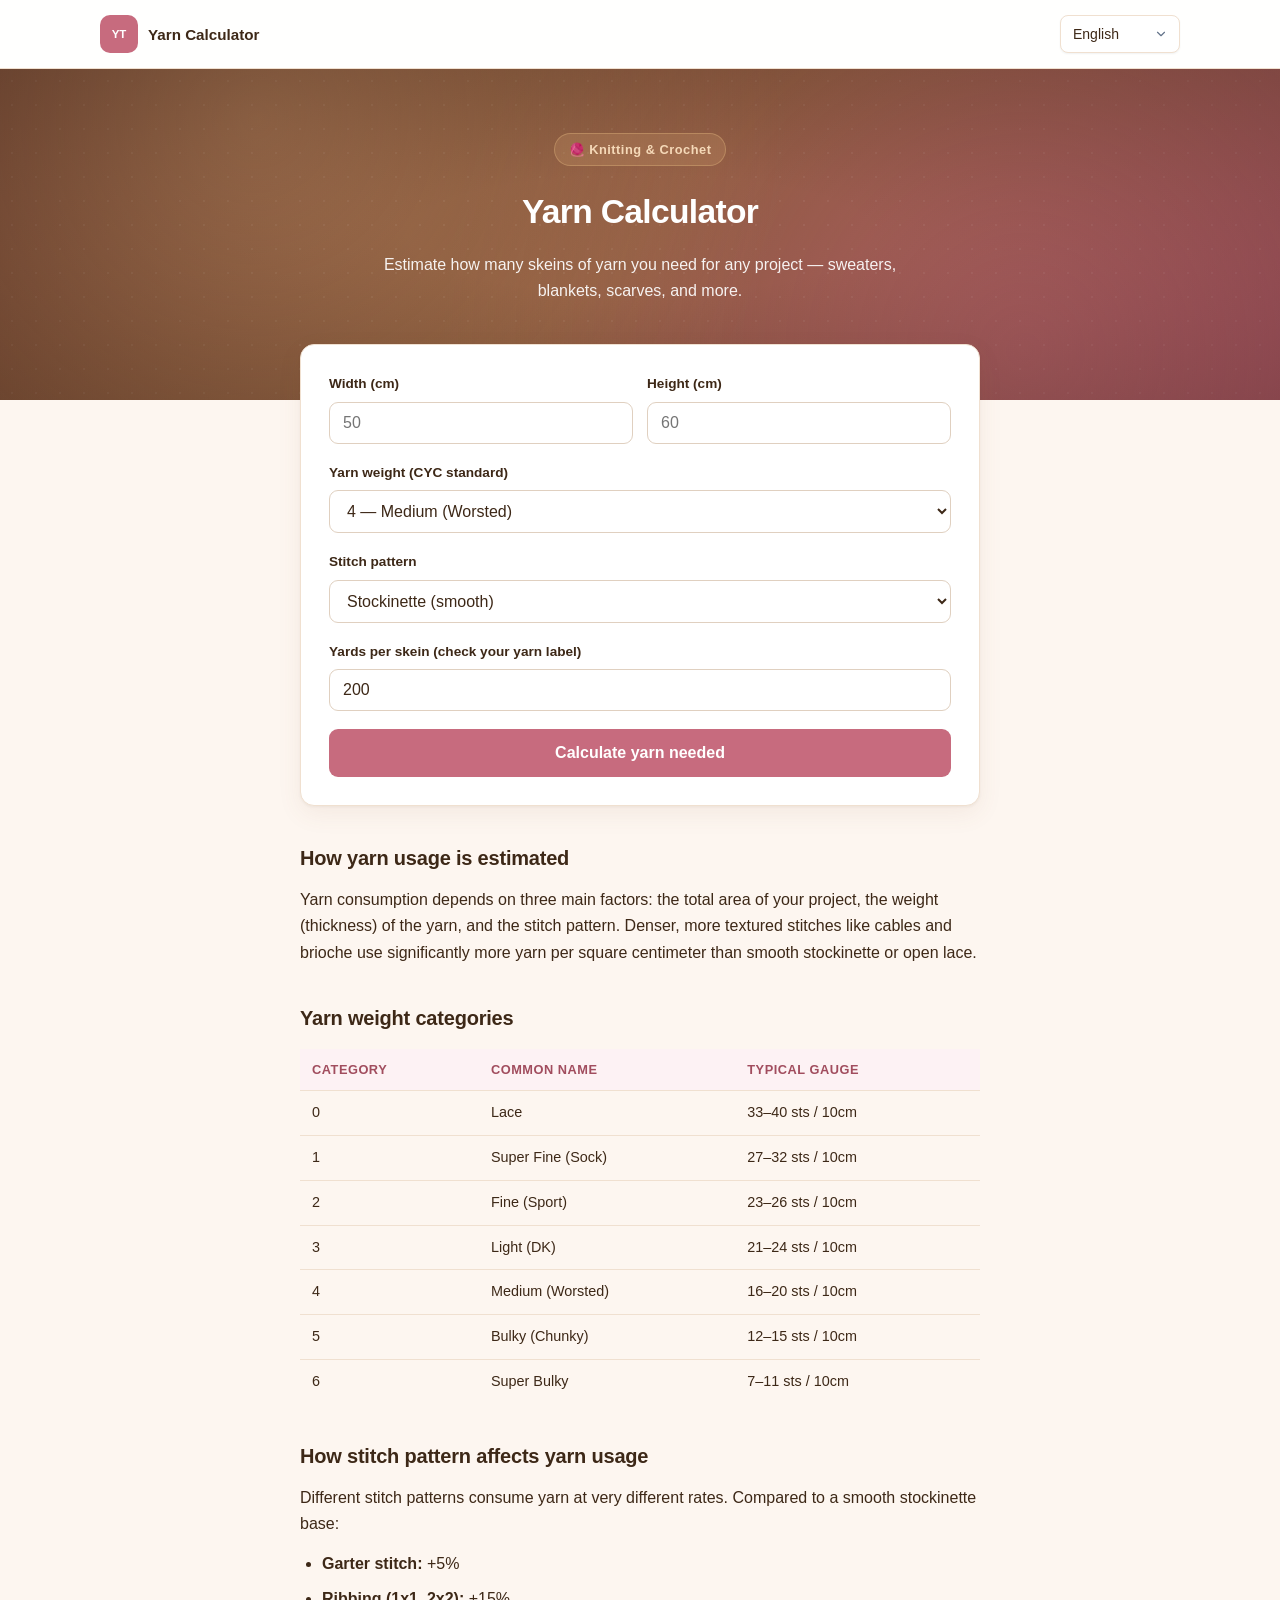
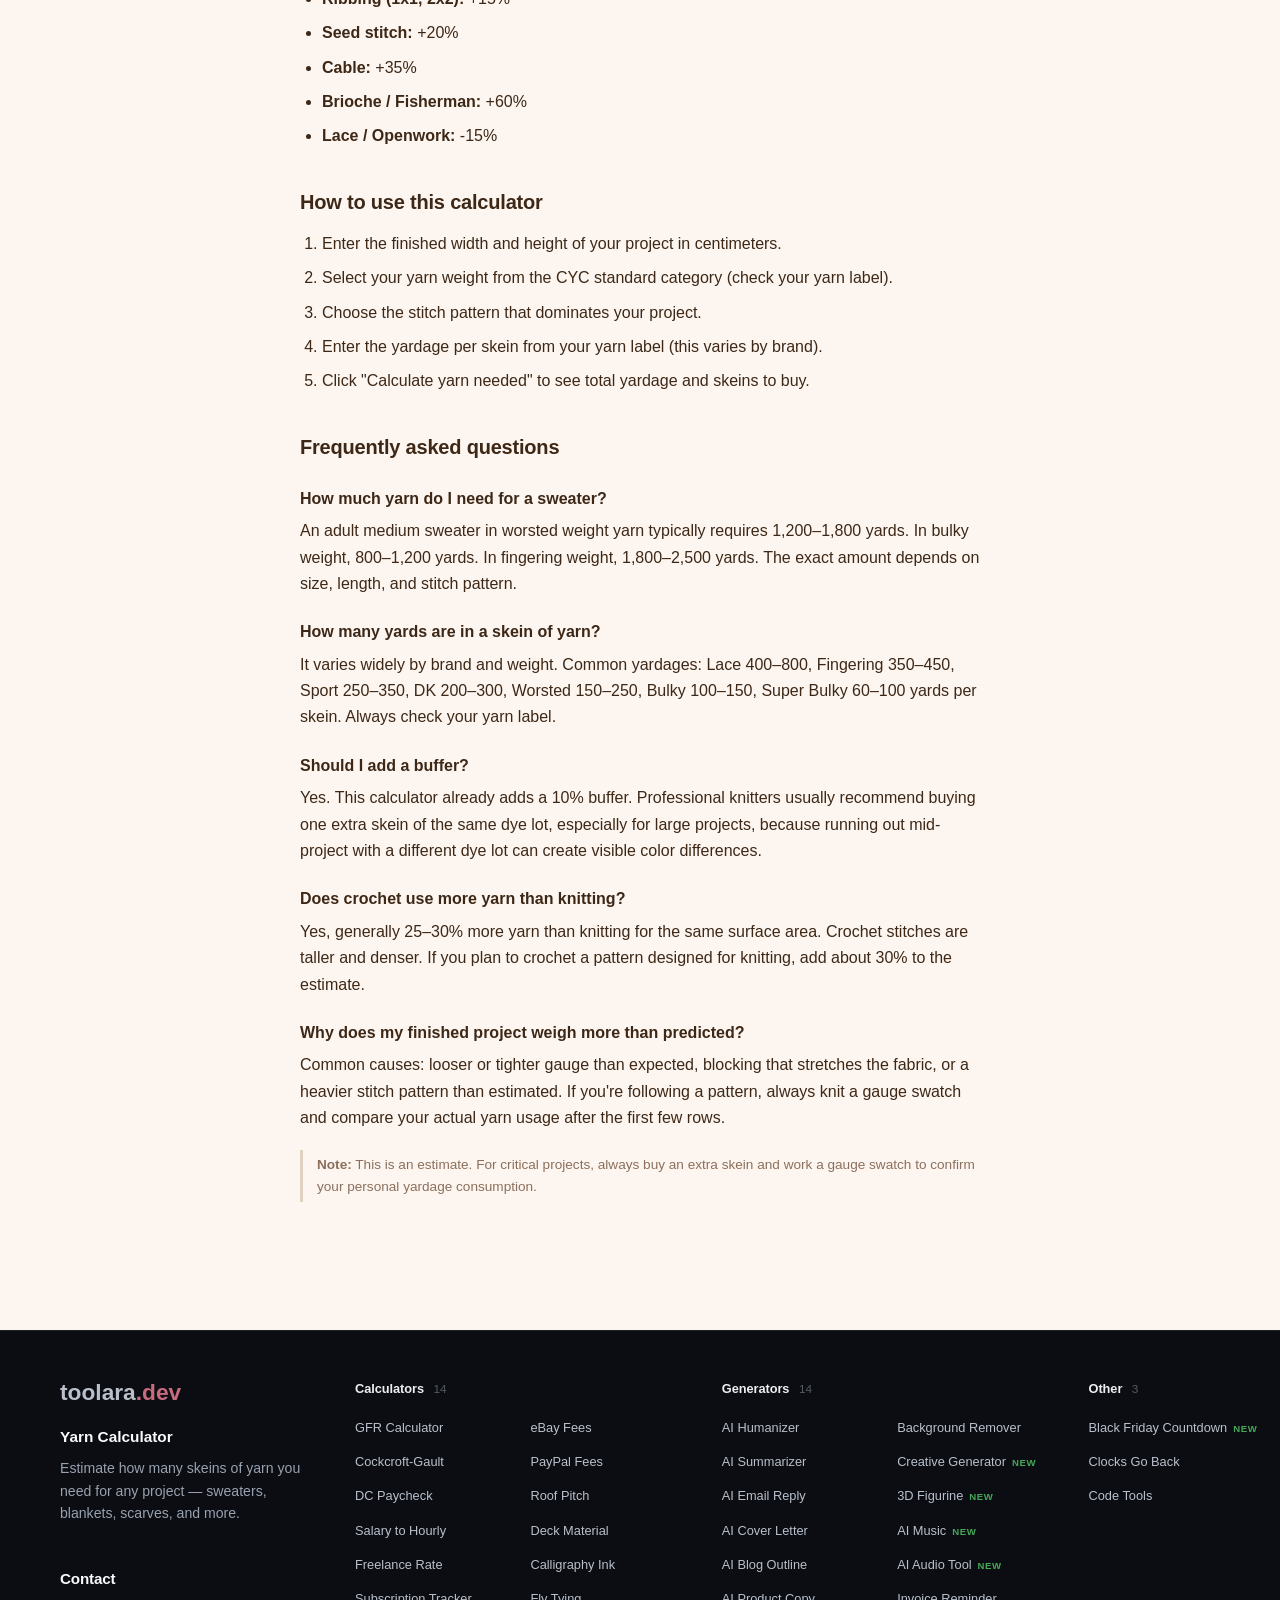
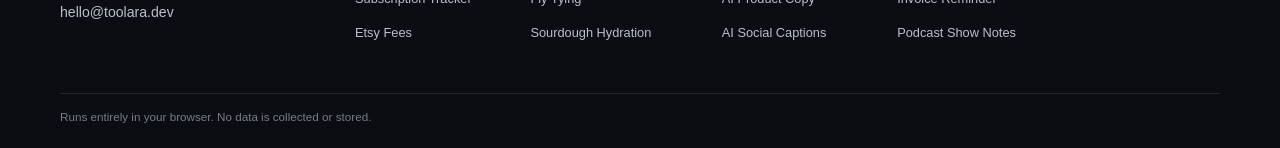
<file: index.html>
<!DOCTYPE html>
<html lang="en">
<head>
<meta charset="UTF-8">
<meta name="viewport" content="width=device-width, initial-scale=1.0">
<title>Yarn Calculator — Estimate How Much Yarn You Need for Any Project</title>
<meta name="description" content="Free yarn calculator. Estimate how many skeins of yarn you need for sweaters, blankets, scarves and more. Works with any yarn weight and stitch pattern.">
<meta name="keywords" content="yarn calculator, yarn yardage calculator, how much yarn do i need, yarn estimator, knitting yarn calculator, crochet yarn calculator">
<meta name="robots" content="index, follow, max-snippet:-1, max-image-preview:large">
<meta name="theme-color" content="#8b5a3c">

<link rel="canonical" href="https://yarn.toolara.dev/">
<link rel="alternate" hreflang="en" href="https://yarn.toolara.dev/">
<link rel="alternate" hreflang="zh-Hans" href="https://yarn.toolara.dev/zh/">
<link rel="alternate" hreflang="zh-Hant" href="https://yarn.toolara.dev/zh-tw/">
<link rel="alternate" hreflang="ja" href="https://yarn.toolara.dev/ja/">
<link rel="alternate" hreflang="ko" href="https://yarn.toolara.dev/ko/">
<link rel="alternate" hreflang="de" href="https://yarn.toolara.dev/de/">
<link rel="alternate" hreflang="ru" href="https://yarn.toolara.dev/ru/">
<link rel="alternate" hreflang="es" href="https://yarn.toolara.dev/es/">
<link rel="alternate" hreflang="x-default" href="https://yarn.toolara.dev/">

<meta property="og:type" content="website">
<meta property="og:title" content="Yarn Calculator — Estimate How Much Yarn You Need">
<meta property="og:description" content="Free yarn calculator for knitters and crocheters. Estimate skeins needed for any project.">
<meta property="og:url" content="https://yarn.toolara.dev/">
<meta property="og:image" content="https://yarn.toolara.dev/og-image.png">
<meta property="og:image:width" content="1200">
<meta property="og:image:height" content="630">
<meta property="og:image:alt" content="Yarn Calculator — Estimate How Much Yarn You Need">
<meta property="og:locale" content="en_US">
<meta name="twitter:card" content="summary_large_image">

<script type="application/ld+json">
{
  "@context": "https://schema.org",
  "@type": "WebApplication",
  "name": "Yarn Tree Calculator",
  "url": "https://yarn.toolara.dev/",
  "applicationCategory": "UtilityApplication",
  "operatingSystem": "Any",
  "description": "Free yarn calculator that estimates the yardage and skeins needed for knitting and crochet projects.",
  "offers": { "@type": "Offer", "price": "0", "priceCurrency": "USD" }
}
</script>

<link rel="stylesheet" href="/css/style.css">
<style id="footer-groups-css">
.site-footer-grid{grid-template-columns:minmax(0,0.85fr) minmax(0,2.65fr)!important;gap:40px!important}
.site-footer-column:nth-child(2){grid-row:1/span 2!important}
.site-footer-column:nth-child(3){grid-column:1!important;grid-row:2!important}
.site-footer-explore{display:grid;grid-template-columns:repeat(3,minmax(0,1fr));gap:22px 20px;align-content:start}
.site-footer-group{min-width:0}
.site-footer-group-title{margin:0 0 9px;padding-bottom:8px;border-bottom:1px solid rgba(255,255,255,0.16);color:#f8fafc;font-size:0.7rem;font-weight:700;letter-spacing:0.06em;text-transform:uppercase;opacity:.75}
.site-footer-group .site-footer-links{display:grid!important;grid-template-columns:minmax(0,1fr)!important;gap:7px;font-size:0.85rem;line-height:1.4}
@media(max-width:960px){.site-footer-grid{grid-template-columns:1fr!important;gap:30px!important}
.site-footer-column:nth-child(2){grid-row:auto!important}.site-footer-column:nth-child(3){grid-column:auto!important;grid-row:auto!important}
.site-footer-explore{grid-template-columns:repeat(2,minmax(0,1fr))}}
</style>
<style id="fc-cloud-css">
/* Footer tool columns - Linear style (design v3-A) */
.site-footer-grid{grid-template-columns:1.05fr 1.35fr 1.35fr 0.55fr !important;gap:44px !important}
/* 覆盖子站旧版 nth-child 网格定位残留 */
.site-footer .site-footer-column:nth-child(2),.site-footer .site-footer-column:nth-child(3),.site-footer .site-footer-column:nth-child(4){grid-row:auto !important;grid-column:auto !important;display:block !important}
.site-footer .fa-h4{font-size:0.8rem;font-weight:600;color:#eceef0;margin:0 0 16px;letter-spacing:-0.005em}
.site-footer .fa-h4 .n{color:#565b63;font-weight:500;margin-left:6px;font-size:0.74rem}
.site-footer ul.fa-list{list-style:none;margin:0;padding:0;columns:2;column-gap:28px}
.site-footer ul.fa-list.single{columns:1}
.site-footer ul.fa-list li{margin-bottom:11px;break-inside:avoid}
.site-footer ul.fa-list a{font-size:0.8rem;color:#83898f;text-decoration:none;transition:color 0.12s;white-space:nowrap}
.site-footer ul.fa-list a:hover{color:#f0f2f4}
.site-footer ul.fa-list a .fa-new{color:#46a758;font-size:0.6rem;font-weight:700;letter-spacing:0.06em;margin-left:6px}
.site-footer .fa-contact{margin-top:18px}.site-footer .fa-contact-h{margin:42px 0 10px !important;color:#f8fafc;font-size:0.95rem;font-weight:650}
@media(max-width:960px){.site-footer-grid{grid-template-columns:1fr 1fr !important;gap:32px !important}}
@media(max-width:640px){.site-footer-grid{grid-template-columns:1fr !important;gap:26px !important}}
</style></head>
<body>
<header class="site-header"><div class="site-header-inner"><a class="site-brand" href="/" aria-label="yarn-tree-calculator"><span class="site-brand-mark" aria-hidden="true">YT</span><span class="site-brand-name" data-i18n="title"></span></a><nav class="site-nav" aria-label="Site navigation"><select id="langSelect" onchange="setLang(this.value)" aria-label="Language">
      <option value="en">English</option>
      <option value="zh">简体中文</option>
      <option value="zh-TW">繁體中文</option>
      <option value="ja">日本語</option>
      <option value="ko">한국어</option>
      <option value="de">Deutsch</option>
      <option value="ru">Русский</option>
      <option value="es">Español</option>
    </select></nav></div></header>


<header class="hero">

  <div class="hero-inner">
    <div class="hero-badge" data-i18n="heroBadge">🧶 Knitting &amp; Crochet</div>
    <h1 data-i18n="title">Yarn Calculator</h1>
    <p data-i18n="subtitle">Estimate how many skeins of yarn you need for any project — sweaters, blankets, scarves, and more.</p>
  </div>
</header>

<main class="wrap">
  <section class="card">
    <h2 class="visually-hidden" data-i18n="calcHeading">Calculator</h2>

    <div class="row">
      <div>
        <label for="width" data-i18n="widthLabel">Width (cm)</label>
        <input type="number" id="width" min="1" step="1" placeholder="50" inputmode="decimal">
      </div>
      <div>
        <label for="height" data-i18n="heightLabel">Height (cm)</label>
        <input type="number" id="height" min="1" step="1" placeholder="60" inputmode="decimal">
      </div>
    </div>

    <label for="weight" data-i18n="weightLabel">Yarn weight (CYC standard)</label>
    <select id="weight">
      <option value="lace" data-i18n="weightLace">0 — Lace</option>
      <option value="superfine" data-i18n="weightSuperfine">1 — Super Fine (Sock)</option>
      <option value="fine" data-i18n="weightFine">2 — Fine (Sport)</option>
      <option value="light" data-i18n="weightLight">3 — Light (DK)</option>
      <option value="medium" selected data-i18n="weightMedium">4 — Medium (Worsted)</option>
      <option value="bulky" data-i18n="weightBulky">5 — Bulky (Chunky)</option>
      <option value="superbulky" data-i18n="weightSuperbulky">6 — Super Bulky</option>
    </select>

    <label for="stitch" data-i18n="stitchLabel">Stitch pattern</label>
    <select id="stitch">
      <option value="stockinette" selected data-i18n="stitchStockinette">Stockinette (smooth)</option>
      <option value="garter" data-i18n="stitchGarter">Garter stitch</option>
      <option value="ribbing" data-i18n="stitchRibbing">Ribbing (1x1, 2x2)</option>
      <option value="seed" data-i18n="stitchSeed">Seed stitch</option>
      <option value="cable" data-i18n="stitchCable">Cable</option>
      <option value="brioche" data-i18n="stitchBrioche">Brioche / Fisherman</option>
      <option value="lace" data-i18n="stitchLace">Lace / Openwork</option>
    </select>

    <label for="skeinYardage" data-i18n="skeinLabel">Yards per skein (check your yarn label)</label>
    <input type="number" id="skeinYardage" min="10" step="10" placeholder="200" value="200" inputmode="decimal">

    <button class="calc" type="button" onclick="calculate()" data-i18n="calcBtn">Calculate yarn needed</button>

    <div id="result" role="region" aria-live="polite">
      <div class="result-label" data-i18n="resultLabel">You'll need approximately</div>
      <div class="yardage"><span id="totalYards">—</span></div>
      <div class="freq-note" id="skeinNote"></div>

      <div class="breakdown">
        <div class="bd-row"><span data-i18n="bdArea">Project area</span><strong id="bdArea">—</strong></div>
        <div data-i18n="bdWeight">Yarn weight</div>
        <div data-i18n="bdStitch">Stitch pattern</div>
        <div data-i18n="bdBuffer">Buffer (10% added)</div>
        <div data-i18n="bdSkeins">Skeins to buy</div>
      </div>
      <div class="result-disclaimer" data-i18n="resultDisclaimer">Estimate only. Actual yarn usage varies by gauge, tension, and individual knitting style. Always buy one extra skein for safety.</div>
    </div>
  </section>

  <section>
    <h2 data-i18n="whatIsTitle">How yarn usage is estimated</h2>
    <p data-i18n="whatIsText">Yarn consumption depends on three main factors: the total area of your project, the weight (thickness) of the yarn, and the stitch pattern. Denser, more textured stitches like cables and brioche use significantly more yarn per square centimeter than smooth stockinette or open lace.</p>
  </section>

  <section>
    <h2 data-i18n="weightsTitle">Yarn weight categories</h2>
    <table>
      <thead>
        <tr><th data-i18n="thCat">Category</th><th data-i18n="thName">Common name</th><th data-i18n="thGauge">Typical gauge</th></tr>
      </thead>
      <tbody>
        <tr><td>0</td><td data-i18n="weightLaceName">Lace</td><td>33–40 <span data-i18n="gaugeUnit">sts / 10cm</span></td></tr>
        <tr><td>1</td><td data-i18n="weightSuperfineName">Super Fine / Sock</td><td>27–32 <span data-i18n="gaugeUnit">sts / 10cm</span></td></tr>
        <tr><td>2</td><td data-i18n="weightFineName">Fine / Sport</td><td>23–26 <span data-i18n="gaugeUnit">sts / 10cm</span></td></tr>
        <tr><td>3</td><td data-i18n="weightLightName">Light / DK</td><td>21–24 <span data-i18n="gaugeUnit">sts / 10cm</span></td></tr>
        <tr><td>4</td><td data-i18n="weightMediumName">Medium / Worsted</td><td>16–20 <span data-i18n="gaugeUnit">sts / 10cm</span></td></tr>
        <tr><td>5</td><td data-i18n="weightBulkyName">Bulky / Chunky</td><td>12–15 <span data-i18n="gaugeUnit">sts / 10cm</span></td></tr>
        <tr><td>6</td><td data-i18n="weightSuperbulkyName">Super Bulky</td><td>7–11 <span data-i18n="gaugeUnit">sts / 10cm</span></td></tr>
      </tbody>
    </table>
  </section>

  <section>
    <h2 data-i18n="patternsTitle">How stitch pattern affects yarn usage</h2>
    <p data-i18n="patternsText">Different stitch patterns consume yarn at very different rates. Compared to a smooth stockinette base:</p>
    <ul>
      <li data-i18n="patGarter"><strong>Garter stitch:</strong> +5%</li>
      <li data-i18n="patRibbing"><strong>Ribbing (1x1, 2x2):</strong> +15%</li>
      <li data-i18n="patSeed"><strong>Seed stitch:</strong> +20%</li>
      <li data-i18n="patCable"><strong>Cable:</strong> +35%</li>
      <li data-i18n="patBrioche"><strong>Brioche / Fisherman:</strong> +60%</li>
      <li data-i18n="patLace"><strong>Lace / Openwork:</strong> -15%</li>
    </ul>
  </section>

  <section>
    <h2 data-i18n="howToTitle">How to use this calculator</h2>
    <ol>
      <li data-i18n="howTo1">Enter the finished width and height of your project in centimeters.</li>
      <li data-i18n="howTo2">Select your yarn weight from the CYC standard category (check your yarn label).</li>
      <li data-i18n="howTo3">Choose the stitch pattern that dominates your project.</li>
      <li data-i18n="howTo4">Enter the yardage per skein from your yarn label (this varies by brand).</li>
      <li data-i18n="howTo5">Click "Calculate yarn needed" to see total yardage and skeins to buy.</li>
    </ol>
  </section>

  <section>
    <h2 data-i18n="faqTitle">Frequently asked questions</h2>
    <h3 data-i18n="faq1q">How much yarn do I need for a sweater?</h3>
    <p data-i18n="faq1a">An adult medium sweater in worsted weight yarn typically requires 1,200–1,800 yards. In bulky weight, 800–1,200 yards. In fingering weight, 1,800–2,500 yards. The exact amount depends on size, length, and stitch pattern.</p>

    <h3 data-i18n="faq2q">How many yards are in a skein of yarn?</h3>
    <p data-i18n="faq2a">It varies widely by brand and weight. Common yardages: Lace 400–800, Fingering 350–450, Sport 250–350, DK 200–300, Worsted 150–250, Bulky 100–150, Super Bulky 60–100 yards per skein. Always check your yarn label.</p>

    <h3 data-i18n="faq3q">Should I add a buffer?</h3>
    <p data-i18n="faq3a">Yes. This calculator already adds a 10% buffer. Professional knitters usually recommend buying one extra skein of the same dye lot, especially for large projects, because running out mid-project with a different dye lot can create visible color differences.</p>

    <h3 data-i18n="faq4q">Does crochet use more yarn than knitting?</h3>
    <p data-i18n="faq4a">Yes, generally 25–30% more yarn than knitting for the same surface area. Crochet stitches are taller and denser. If you plan to crochet a pattern designed for knitting, add about 30% to the estimate.</p>

    <h3 data-i18n="faq5q">Why does my finished project weigh more than predicted?</h3>
    <p data-i18n="faq5a">Common causes: looser or tighter gauge than expected, blocking that stretches the fabric, or a heavier stitch pattern than estimated. If you're following a pattern, always knit a gauge swatch and compare your actual yarn usage after the first few rows.</p>

    <div class="disclaimer" data-i18n="disclaimer"><strong>Note:</strong> This is an estimate. For critical projects, always buy an extra skein and work a gauge swatch to confirm your personal yardage consumption.</div>
  </section>
</main>

<footer class="footer site-footer">
<div class="site-footer-inner">
<div class="site-footer-grid"><section class="site-footer-column">
<a class="site-footer-wordmark" href="https://toolara.dev/" aria-label="toolara.dev">toolara<span class="tld">.dev</span></a>
<p class="site-footer-site-name" data-i18n="title">Yarn Calculator</p>
<p class="site-footer-description" data-i18n="subtitle">Estimate how many skeins of yarn you need for any project — sweaters, blankets, scarves, and more.</p>
<h2 class="fa-contact-h">Contact</h2><p class="site-footer-contact fa-contact"><a href="mailto:hello@toolara.dev">hello@toolara.dev</a></p></section><section class="site-footer-column"><h4 class="fa-h4">Calculators <span class="n">14</span></h4><ul class="fa-list"><li><a href="https://gfr.toolara.dev/">GFR Calculator</a></li><li><a href="https://crcl.toolara.dev/">Cockcroft-Gault</a></li><li><a href="https://dc-pay.toolara.dev/">DC Paycheck</a></li><li><a href="https://salary.toolara.dev/">Salary to Hourly</a></li><li><a href="https://freelance.toolara.dev/">Freelance Rate</a></li><li><a href="https://subscriptions.toolara.dev/">Subscription Tracker</a></li><li><a href="https://etsy.toolara.dev/">Etsy Fees</a></li><li><a href="https://ebay.toolara.dev/">eBay Fees</a></li><li><a href="https://paypal.toolara.dev/">PayPal Fees</a></li><li><a href="https://roof.toolara.dev/">Roof Pitch</a></li><li><a href="https://deck.toolara.dev/">Deck Material</a></li><li><a href="https://calligraphy.toolara.dev/">Calligraphy Ink</a></li><li><a href="https://flytying.toolara.dev/">Fly Tying</a></li><li><a href="https://sourdough.toolara.dev/">Sourdough Hydration</a></li></ul></section><section class="site-footer-column"><h4 class="fa-h4">Generators <span class="n">14</span></h4><ul class="fa-list"><li><a href="https://humanize.toolara.dev/">AI Humanizer</a></li><li><a href="https://summarize.toolara.dev/">AI Summarizer</a></li><li><a href="https://emailreply.toolara.dev/">AI Email Reply</a></li><li><a href="https://coverletter.toolara.dev/">AI Cover Letter</a></li><li><a href="https://blogoutline.toolara.dev/">AI Blog Outline</a></li><li><a href="https://productcopy.toolara.dev/">AI Product Copy</a></li><li><a href="https://captions.toolara.dev/">AI Social Captions</a></li><li><a href="https://background.toolara.dev/">Background Remover</a></li><li><a href="https://creative.toolara.dev/">Creative Generator<span class="fa-new">NEW</span></a></li><li><a href="https://figurine.toolara.dev/">3D Figurine<span class="fa-new">NEW</span></a></li><li><a href="https://music.toolara.dev/">AI Music<span class="fa-new">NEW</span></a></li><li><a href="https://audio.toolara.dev/">AI Audio Tool<span class="fa-new">NEW</span></a></li><li><a href="https://invoices.toolara.dev/">Invoice Reminder</a></li><li><a href="https://podcast.toolara.dev/">Podcast Show Notes</a></li></ul></section><section class="site-footer-column"><h4 class="fa-h4">Other <span class="n">3</span></h4><ul class="fa-list single"><li><a href="https://blackfriday.toolara.dev/">Black Friday Countdown<span class="fa-new">NEW</span></a></li><li><a href="https://clocksgoback.toolara.dev/">Clocks Go Back</a></li><li><a href="https://devtools.toolara.dev/">Code Tools</a></li></ul></section></div>
<div class="site-footer-bottom"><p class="site-footer-privacy" data-i18n="footer">Runs entirely in your browser. No data is collected or stored.</p></div>
</div>
</footer>

<script src="/js/i18n.js"></script>
<script src="/js/calculator.js"></script>
</body>
</html>
</file>
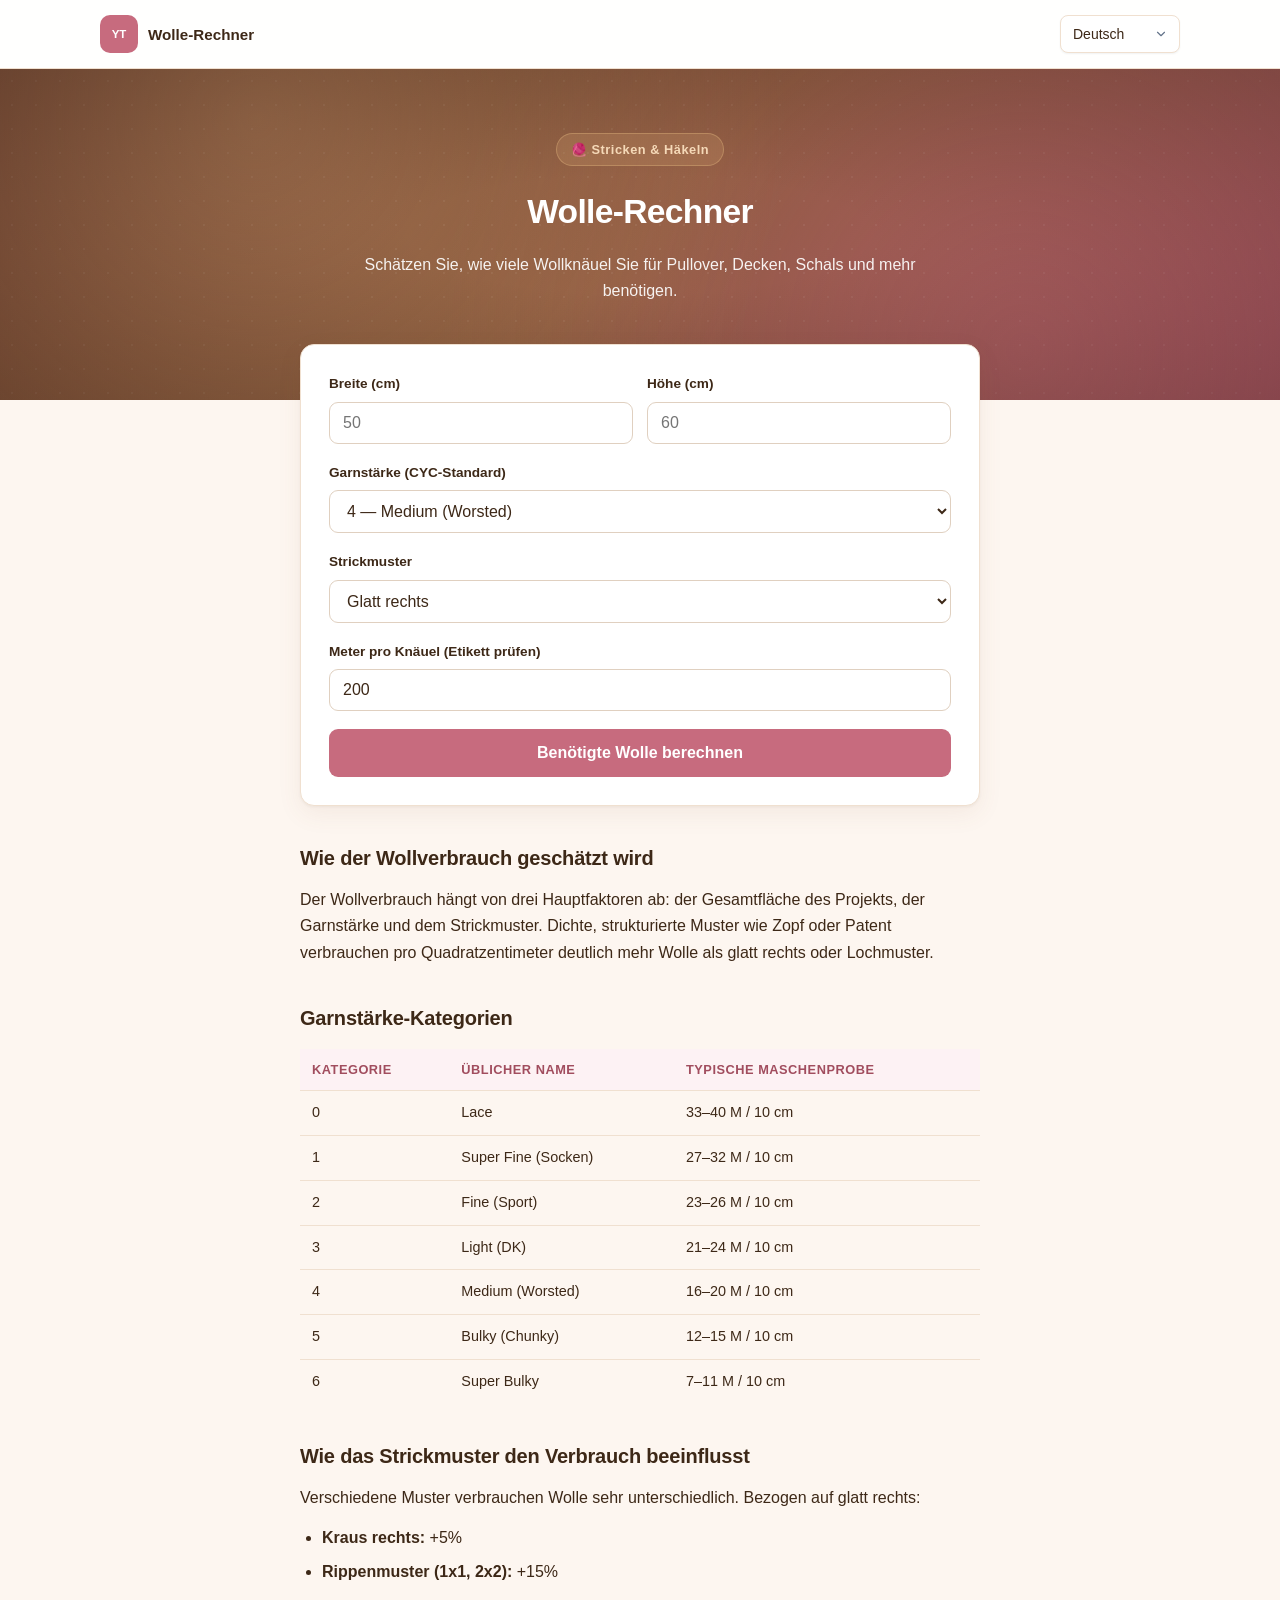
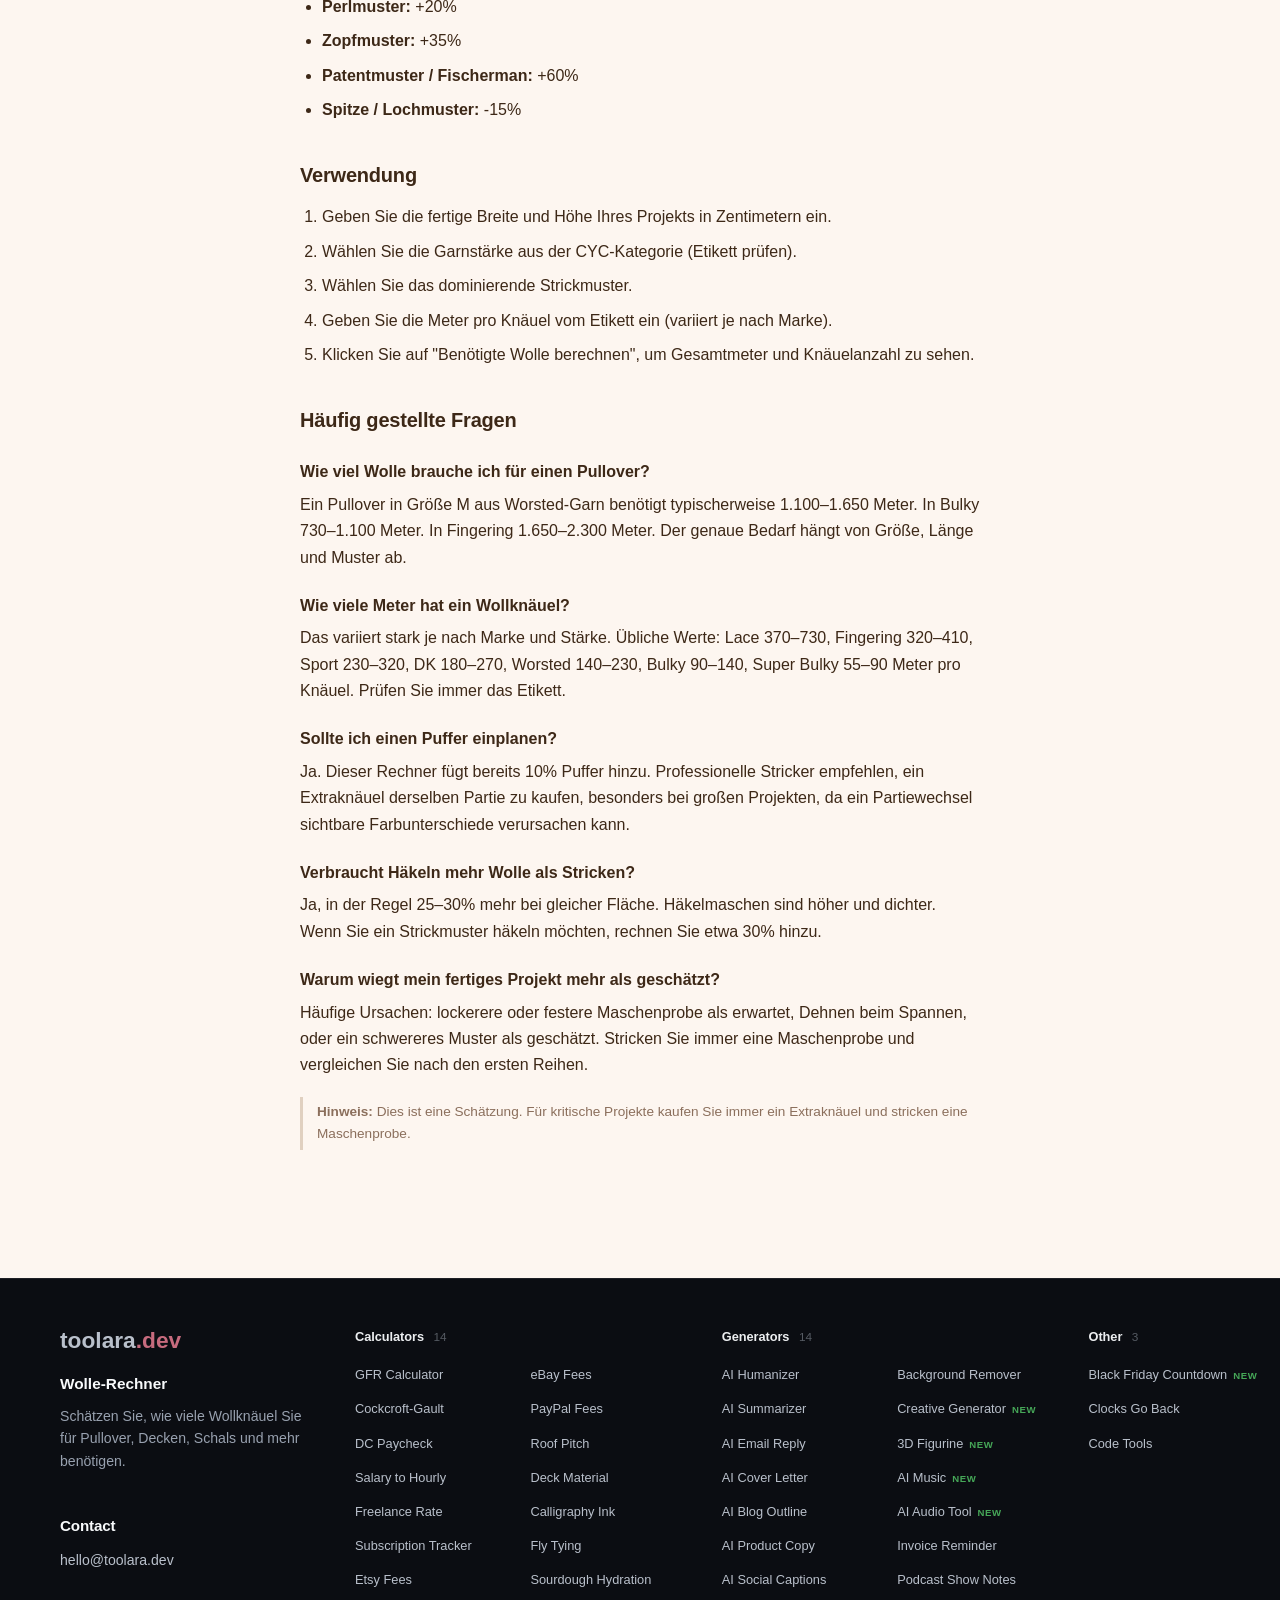
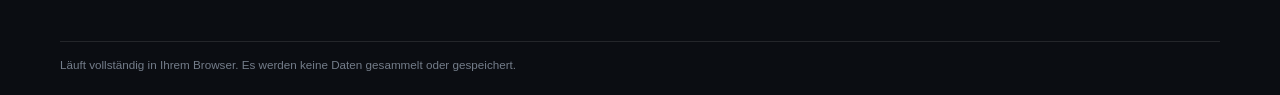
<file: de/index.html>
<!DOCTYPE html>
<html lang="de">
<head>
<meta charset="UTF-8">
<meta name="viewport" content="width=device-width, initial-scale=1.0">
<title>Wolle-Rechner — Wollknäuel für Strickprojekte schätzen</title>
<meta name="description" content="Kostenloser Wolle-Rechner. Geben Sie Projektgröße, Garnstärke, Strickmuster und Lauflänge pro Knäuel ein — der Rechner schätzt Garnmenge und Knäuelzahl inklusive Reserve. Für Pullover, Decken, Schals und mehr. Läuft vollständig im Browser, keine Datenübertragung.">
<meta name="keywords" content="yarn calculator, yarn yardage calculator, how much yarn do i need, yarn estimator, knitting yarn calculator, crochet yarn calculator">
<meta name="robots" content="index, follow, max-snippet:-1, max-image-preview:large">
<meta name="theme-color" content="#8b5a3c">

<link rel="canonical" href="https://yarn.toolara.dev/de/">
<link rel="alternate" hreflang="en" href="https://yarn.toolara.dev/">
<link rel="alternate" hreflang="zh-Hans" href="https://yarn.toolara.dev/zh/">
<link rel="alternate" hreflang="zh-Hant" href="https://yarn.toolara.dev/zh-tw/">
<link rel="alternate" hreflang="ja" href="https://yarn.toolara.dev/ja/">
<link rel="alternate" hreflang="ko" href="https://yarn.toolara.dev/ko/">
<link rel="alternate" hreflang="de" href="https://yarn.toolara.dev/de/">
<link rel="alternate" hreflang="ru" href="https://yarn.toolara.dev/ru/">
<link rel="alternate" hreflang="es" href="https://yarn.toolara.dev/es/">
<link rel="alternate" hreflang="x-default" href="https://yarn.toolara.dev/">

<meta property="og:type" content="website">
<meta property="og:title" content="Wolle-Rechner — Wollknäuel für Strickprojekte schätzen">
<meta property="og:description" content="Kostenloser Wolle-Rechner. Geben Sie Projektgröße, Garnstärke, Strickmuster und Lauflänge pro Knäuel ein — der Rechner schätzt Garnmenge und Knäuelzahl inklusive Reserve. Für Pullover, Decken, Schals und mehr. Läuft vollständig im Browser, keine Datenübertragung.">
<meta property="og:url" content="https://yarn.toolara.dev/de/">
<meta property="og:image" content="https://yarn.toolara.dev/og-image.png">
<meta property="og:image:width" content="1200">
<meta property="og:image:height" content="630">
<meta property="og:image:alt" content="Wolle-Rechner — Wollknäuel für Strickprojekte schätzen">
<meta property="og:locale" content="de_DE">
<meta name="twitter:card" content="summary_large_image">

<script type="application/ld+json">
{
  "@context": "https://schema.org",
  "@type": "WebApplication",
  "name": "Wolle-Rechner",
  "url": "https://yarn.toolara.dev/de/",
  "applicationCategory": "UtilityApplication",
  "operatingSystem": "Any",
  "inLanguage": "de",
  "description": "Kostenloser Wolle-Rechner. Geben Sie Projektgröße, Garnstärke, Strickmuster und Lauflänge pro Knäuel ein — der Rechner schätzt Garnmenge und Knäuelzahl inklusive Reserve. Für Pullover, Decken, Schals und mehr. Läuft vollständig im Browser, keine Datenübertragung.",
  "offers": { "@type": "Offer", "price": "0", "priceCurrency": "USD" }
}
</script>

<script>window.__FORCE_LANG__ = 'de';</script>
<link rel="stylesheet" href="/css/style.css">
<style id="footer-groups-css">
.site-footer-grid{grid-template-columns:minmax(0,0.85fr) minmax(0,2.65fr)!important;gap:40px!important}
.site-footer-column:nth-child(2){grid-row:1/span 2!important}
.site-footer-column:nth-child(3){grid-column:1!important;grid-row:2!important}
.site-footer-explore{display:grid;grid-template-columns:repeat(3,minmax(0,1fr));gap:22px 20px;align-content:start}
.site-footer-group{min-width:0}
.site-footer-group-title{margin:0 0 9px;padding-bottom:8px;border-bottom:1px solid rgba(255,255,255,0.16);color:#f8fafc;font-size:0.7rem;font-weight:700;letter-spacing:0.06em;text-transform:uppercase;opacity:.75}
.site-footer-group .site-footer-links{display:grid!important;grid-template-columns:minmax(0,1fr)!important;gap:7px;font-size:0.85rem;line-height:1.4}
@media(max-width:960px){.site-footer-grid{grid-template-columns:1fr!important;gap:30px!important}
.site-footer-column:nth-child(2){grid-row:auto!important}.site-footer-column:nth-child(3){grid-column:auto!important;grid-row:auto!important}
.site-footer-explore{grid-template-columns:repeat(2,minmax(0,1fr))}}
</style>
<style id="fc-cloud-css">
/* Footer tool columns - Linear style (design v3-A) */
.site-footer-grid{grid-template-columns:1.05fr 1.35fr 1.35fr 0.55fr !important;gap:44px !important}
/* 覆盖子站旧版 nth-child 网格定位残留 */
.site-footer .site-footer-column:nth-child(2),.site-footer .site-footer-column:nth-child(3),.site-footer .site-footer-column:nth-child(4){grid-row:auto !important;grid-column:auto !important;display:block !important}
.site-footer .fa-h4{font-size:0.8rem;font-weight:600;color:#eceef0;margin:0 0 16px;letter-spacing:-0.005em}
.site-footer .fa-h4 .n{color:#565b63;font-weight:500;margin-left:6px;font-size:0.74rem}
.site-footer ul.fa-list{list-style:none;margin:0;padding:0;columns:2;column-gap:28px}
.site-footer ul.fa-list.single{columns:1}
.site-footer ul.fa-list li{margin-bottom:11px;break-inside:avoid}
.site-footer ul.fa-list a{font-size:0.8rem;color:#83898f;text-decoration:none;transition:color 0.12s;white-space:nowrap}
.site-footer ul.fa-list a:hover{color:#f0f2f4}
.site-footer ul.fa-list a .fa-new{color:#46a758;font-size:0.6rem;font-weight:700;letter-spacing:0.06em;margin-left:6px}
.site-footer .fa-contact{margin-top:18px}.site-footer .fa-contact-h{margin:42px 0 10px !important;color:#f8fafc;font-size:0.95rem;font-weight:650}
@media(max-width:960px){.site-footer-grid{grid-template-columns:1fr 1fr !important;gap:32px !important}}
@media(max-width:640px){.site-footer-grid{grid-template-columns:1fr !important;gap:26px !important}}
</style></head>
<body>
<header class="site-header"><div class="site-header-inner"><a class="site-brand" href="/" aria-label="yarn-tree-calculator"><span class="site-brand-mark" aria-hidden="true">YT</span><span class="site-brand-name" data-i18n="title"></span></a><nav class="site-nav" aria-label="Site navigation"><select id="langSelect" onchange="setLang(this.value)" aria-label="Language">
      <option value="en">English</option>
      <option value="zh">简体中文</option>
      <option value="zh-TW">繁體中文</option>
      <option value="ja">日本語</option>
      <option value="ko">한국어</option>
      <option value="de">Deutsch</option>
      <option value="ru">Русский</option>
      <option value="es">Español</option>
    </select></nav></div></header>


<header class="hero">

  <div class="hero-inner">
    <div class="hero-badge" data-i18n="heroBadge">🧶 Stricken &amp; Häkeln</div>
    <h1 data-i18n="title">Wolle-Rechner</h1>
    <p data-i18n="subtitle">Schätzen Sie, wie viele Wollknäuel Sie für Pullover, Decken, Schals und mehr benötigen.</p>
  </div>
</header>

<main class="wrap">
  <section class="card">
    <h2 class="visually-hidden" data-i18n="calcHeading">Rechner</h2>

    <div class="row">
      <div>
        <label for="width" data-i18n="widthLabel">Breite (cm)</label>
        <input type="number" id="width" min="1" step="1" placeholder="50" inputmode="decimal">
      </div>
      <div>
        <label for="height" data-i18n="heightLabel">Höhe (cm)</label>
        <input type="number" id="height" min="1" step="1" placeholder="60" inputmode="decimal">
      </div>
    </div>

    <label for="weight" data-i18n="weightLabel">Garnstärke (CYC-Standard)</label>
    <select id="weight">
      <option value="lace" data-i18n="weightLace">0 — Lace</option>
      <option value="superfine" data-i18n="weightSuperfine">1 — Super Fine (Socken)</option>
      <option value="fine" data-i18n="weightFine">2 — Fine (Sport)</option>
      <option value="light" data-i18n="weightLight">3 — Light (DK)</option>
      <option value="medium" selected data-i18n="weightMedium">4 — Medium (Worsted)</option>
      <option value="bulky" data-i18n="weightBulky">5 — Bulky (Chunky)</option>
      <option value="superbulky" data-i18n="weightSuperbulky">6 — Super Bulky</option>
    </select>

    <label for="stitch" data-i18n="stitchLabel">Strickmuster</label>
    <select id="stitch">
      <option value="stockinette" selected data-i18n="stitchStockinette">Glatt rechts</option>
      <option value="garter" data-i18n="stitchGarter">Kraus rechts</option>
      <option value="ribbing" data-i18n="stitchRibbing">Rippenmuster (1x1, 2x2)</option>
      <option value="seed" data-i18n="stitchSeed">Perlmuster</option>
      <option value="cable" data-i18n="stitchCable">Zopfmuster</option>
      <option value="brioche" data-i18n="stitchBrioche">Patentmuster / Fischerman</option>
      <option value="lace" data-i18n="stitchLace">Spitze / Lochmuster</option>
    </select>

    <label for="skeinYardage" data-i18n="skeinLabel">Meter pro Knäuel (Etikett prüfen)</label>
    <input type="number" id="skeinYardage" min="10" step="10" placeholder="200" value="200" inputmode="decimal">

    <button class="calc" type="button" onclick="calculate()" data-i18n="calcBtn">Benötigte Wolle berechnen</button>

    <div id="result" role="region" aria-live="polite">
      <div class="result-label" data-i18n="resultLabel">Sie benötigen etwa</div>
      <div class="yardage"><span id="totalYards">—</span></div>
      <div class="freq-note" id="skeinNote"></div>

      <div class="breakdown">
        <div class="bd-row"><span data-i18n="bdArea">Projektfläche</span><strong id="bdArea">—</strong></div>
        <div data-i18n="bdWeight">Garnstärke</div>
        <div data-i18n="bdStitch">Strickmuster</div>
        <div data-i18n="bdBuffer">Puffer (10% hinzugefügt)</div>
        <div data-i18n="bdSkeins">Zu kaufende Knäuel</div>
      </div>
      <div class="result-disclaimer" data-i18n="resultDisclaimer">Nur eine Schätzung. Der tatsächliche Verbrauch hängt von Maschenprobe, Spannung und individuellem Stil ab. Kaufen Sie immer ein Knäuel extra.</div>
    </div>
  </section>

  <section>
    <h2 data-i18n="whatIsTitle">Wie der Wollverbrauch geschätzt wird</h2>
    <p data-i18n="whatIsText">Der Wollverbrauch hängt von drei Hauptfaktoren ab: der Gesamtfläche des Projekts, der Garnstärke und dem Strickmuster. Dichte, strukturierte Muster wie Zopf oder Patent verbrauchen pro Quadratzentimeter deutlich mehr Wolle als glatt rechts oder Lochmuster.</p>
  </section>

  <section>
    <h2 data-i18n="weightsTitle">Garnstärke-Kategorien</h2>
    <table>
      <thead>
        <tr><th data-i18n="thCat">Kategorie</th><th data-i18n="thName">Üblicher Name</th><th data-i18n="thGauge">Typische Maschenprobe</th></tr>
      </thead>
      <tbody>
        <tr><td>0</td><td data-i18n="weightLaceName">Lace</td><td>33–40 <span data-i18n="gaugeUnit">M / 10 cm</span></td></tr>
        <tr><td>1</td><td data-i18n="weightSuperfineName">Super Fine (Socken)</td><td>27–32 <span data-i18n="gaugeUnit">M / 10 cm</span></td></tr>
        <tr><td>2</td><td data-i18n="weightFineName">Fine (Sport)</td><td>23–26 <span data-i18n="gaugeUnit">M / 10 cm</span></td></tr>
        <tr><td>3</td><td data-i18n="weightLightName">Light (DK)</td><td>21–24 <span data-i18n="gaugeUnit">M / 10 cm</span></td></tr>
        <tr><td>4</td><td data-i18n="weightMediumName">Medium (Worsted)</td><td>16–20 <span data-i18n="gaugeUnit">M / 10 cm</span></td></tr>
        <tr><td>5</td><td data-i18n="weightBulkyName">Bulky (Chunky)</td><td>12–15 <span data-i18n="gaugeUnit">M / 10 cm</span></td></tr>
        <tr><td>6</td><td data-i18n="weightSuperbulkyName">Super Bulky</td><td>7–11 <span data-i18n="gaugeUnit">M / 10 cm</span></td></tr>
      </tbody>
    </table>
  </section>

  <section>
    <h2 data-i18n="patternsTitle">Wie das Strickmuster den Verbrauch beeinflusst</h2>
    <p data-i18n="patternsText">Verschiedene Muster verbrauchen Wolle sehr unterschiedlich. Bezogen auf glatt rechts:</p>
    <ul>
      <li data-i18n="patGarter"><strong>Kraus rechts:</strong> +5%</li>
      <li data-i18n="patRibbing"><strong>Rippenmuster (1x1, 2x2):</strong> +15%</li>
      <li data-i18n="patSeed"><strong>Perlmuster:</strong> +20%</li>
      <li data-i18n="patCable"><strong>Zopfmuster:</strong> +35%</li>
      <li data-i18n="patBrioche"><strong>Patentmuster / Fischerman:</strong> +60%</li>
      <li data-i18n="patLace"><strong>Spitze / Lochmuster:</strong> -15%</li>
    </ul>
  </section>

  <section>
    <h2 data-i18n="howToTitle">Verwendung</h2>
    <ol>
      <li data-i18n="howTo1">Geben Sie die fertige Breite und Höhe Ihres Projekts in Zentimetern ein.</li>
      <li data-i18n="howTo2">Wählen Sie die Garnstärke aus der CYC-Kategorie (Etikett prüfen).</li>
      <li data-i18n="howTo3">Wählen Sie das dominierende Strickmuster.</li>
      <li data-i18n="howTo4">Geben Sie die Meter pro Knäuel vom Etikett ein (variiert je nach Marke).</li>
      <li data-i18n="howTo5">Klicken Sie auf "Benötigte Wolle berechnen", um Gesamtmeter und Knäuelanzahl zu sehen.</li>
    </ol>
  </section>

  <section>
    <h2 data-i18n="faqTitle">Häufig gestellte Fragen</h2>
    <h3 data-i18n="faq1q">Wie viel Wolle brauche ich für einen Pullover?</h3>
    <p data-i18n="faq1a">Ein Pullover in Größe M aus Worsted-Garn benötigt typischerweise 1.100–1.650 Meter. In Bulky 730–1.100 Meter. In Fingering 1.650–2.300 Meter. Der genaue Bedarf hängt von Größe, Länge und Muster ab.</p>

    <h3 data-i18n="faq2q">Wie viele Meter hat ein Wollknäuel?</h3>
    <p data-i18n="faq2a">Das variiert stark je nach Marke und Stärke. Übliche Werte: Lace 370–730, Fingering 320–410, Sport 230–320, DK 180–270, Worsted 140–230, Bulky 90–140, Super Bulky 55–90 Meter pro Knäuel. Prüfen Sie immer das Etikett.</p>

    <h3 data-i18n="faq3q">Sollte ich einen Puffer einplanen?</h3>
    <p data-i18n="faq3a">Ja. Dieser Rechner fügt bereits 10% Puffer hinzu. Professionelle Stricker empfehlen, ein Extraknäuel derselben Partie zu kaufen, besonders bei großen Projekten, da ein Partiewechsel sichtbare Farbunterschiede verursachen kann.</p>

    <h3 data-i18n="faq4q">Verbraucht Häkeln mehr Wolle als Stricken?</h3>
    <p data-i18n="faq4a">Ja, in der Regel 25–30% mehr bei gleicher Fläche. Häkelmaschen sind höher und dichter. Wenn Sie ein Strickmuster häkeln möchten, rechnen Sie etwa 30% hinzu.</p>

    <h3 data-i18n="faq5q">Warum wiegt mein fertiges Projekt mehr als geschätzt?</h3>
    <p data-i18n="faq5a">Häufige Ursachen: lockerere oder festere Maschenprobe als erwartet, Dehnen beim Spannen, oder ein schwereres Muster als geschätzt. Stricken Sie immer eine Maschenprobe und vergleichen Sie nach den ersten Reihen.</p>

    <div class="disclaimer" data-i18n="disclaimer"><strong>Hinweis:</strong> Dies ist eine Schätzung. Für kritische Projekte kaufen Sie immer ein Extraknäuel und stricken eine Maschenprobe.</div>
  </section>
</main>

<footer class="footer site-footer">
<div class="site-footer-inner">
<div class="site-footer-grid"><section class="site-footer-column">
<a class="site-footer-wordmark" href="https://toolara.dev/" aria-label="toolara.dev">toolara<span class="tld">.dev</span></a>
<p class="site-footer-site-name" data-i18n="title">Wolle-Rechner</p>
<p class="site-footer-description" data-i18n="subtitle">Schätzen Sie, wie viele Wollknäuel Sie für Pullover, Decken, Schals und mehr benötigen.</p>
<h2 class="fa-contact-h">Contact</h2><p class="site-footer-contact fa-contact"><a href="mailto:hello@toolara.dev">hello@toolara.dev</a></p></section><section class="site-footer-column"><h4 class="fa-h4">Calculators <span class="n">14</span></h4><ul class="fa-list"><li><a href="https://gfr.toolara.dev/">GFR Calculator</a></li><li><a href="https://crcl.toolara.dev/">Cockcroft-Gault</a></li><li><a href="https://dc-pay.toolara.dev/">DC Paycheck</a></li><li><a href="https://salary.toolara.dev/">Salary to Hourly</a></li><li><a href="https://freelance.toolara.dev/">Freelance Rate</a></li><li><a href="https://subscriptions.toolara.dev/">Subscription Tracker</a></li><li><a href="https://etsy.toolara.dev/">Etsy Fees</a></li><li><a href="https://ebay.toolara.dev/">eBay Fees</a></li><li><a href="https://paypal.toolara.dev/">PayPal Fees</a></li><li><a href="https://roof.toolara.dev/">Roof Pitch</a></li><li><a href="https://deck.toolara.dev/">Deck Material</a></li><li><a href="https://calligraphy.toolara.dev/">Calligraphy Ink</a></li><li><a href="https://flytying.toolara.dev/">Fly Tying</a></li><li><a href="https://sourdough.toolara.dev/">Sourdough Hydration</a></li></ul></section><section class="site-footer-column"><h4 class="fa-h4">Generators <span class="n">14</span></h4><ul class="fa-list"><li><a href="https://humanize.toolara.dev/">AI Humanizer</a></li><li><a href="https://summarize.toolara.dev/">AI Summarizer</a></li><li><a href="https://emailreply.toolara.dev/">AI Email Reply</a></li><li><a href="https://coverletter.toolara.dev/">AI Cover Letter</a></li><li><a href="https://blogoutline.toolara.dev/">AI Blog Outline</a></li><li><a href="https://productcopy.toolara.dev/">AI Product Copy</a></li><li><a href="https://captions.toolara.dev/">AI Social Captions</a></li><li><a href="https://background.toolara.dev/">Background Remover</a></li><li><a href="https://creative.toolara.dev/">Creative Generator<span class="fa-new">NEW</span></a></li><li><a href="https://figurine.toolara.dev/">3D Figurine<span class="fa-new">NEW</span></a></li><li><a href="https://music.toolara.dev/">AI Music<span class="fa-new">NEW</span></a></li><li><a href="https://audio.toolara.dev/">AI Audio Tool<span class="fa-new">NEW</span></a></li><li><a href="https://invoices.toolara.dev/">Invoice Reminder</a></li><li><a href="https://podcast.toolara.dev/">Podcast Show Notes</a></li></ul></section><section class="site-footer-column"><h4 class="fa-h4">Other <span class="n">3</span></h4><ul class="fa-list single"><li><a href="https://blackfriday.toolara.dev/">Black Friday Countdown<span class="fa-new">NEW</span></a></li><li><a href="https://clocksgoback.toolara.dev/">Clocks Go Back</a></li><li><a href="https://devtools.toolara.dev/">Code Tools</a></li></ul></section></div>
<div class="site-footer-bottom"><p class="site-footer-privacy" data-i18n="footer">Läuft vollständig in Ihrem Browser. Es werden keine Daten gesammelt oder gespeichert.</p></div>
</div>
</footer>

<script src="/js/i18n.js"></script>
<script src="/js/calculator.js"></script>
</body>
</html>
</file>
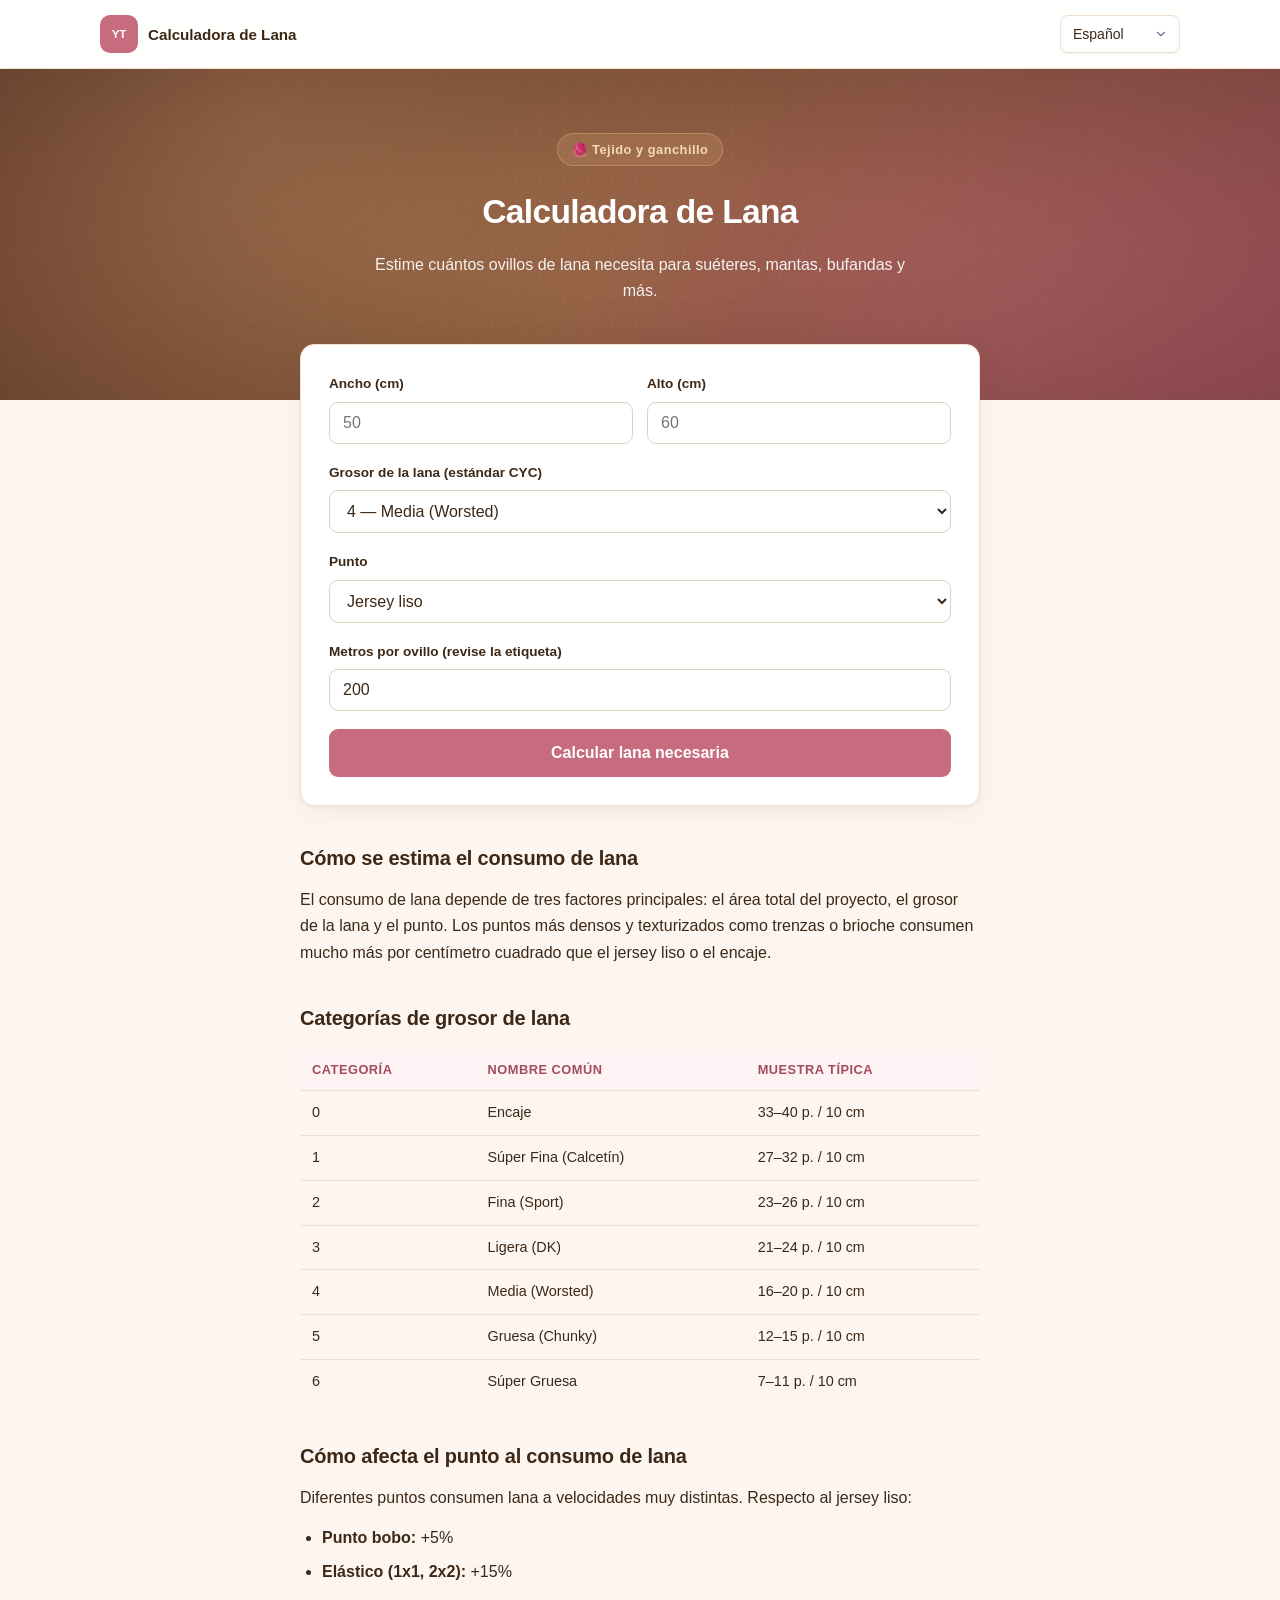
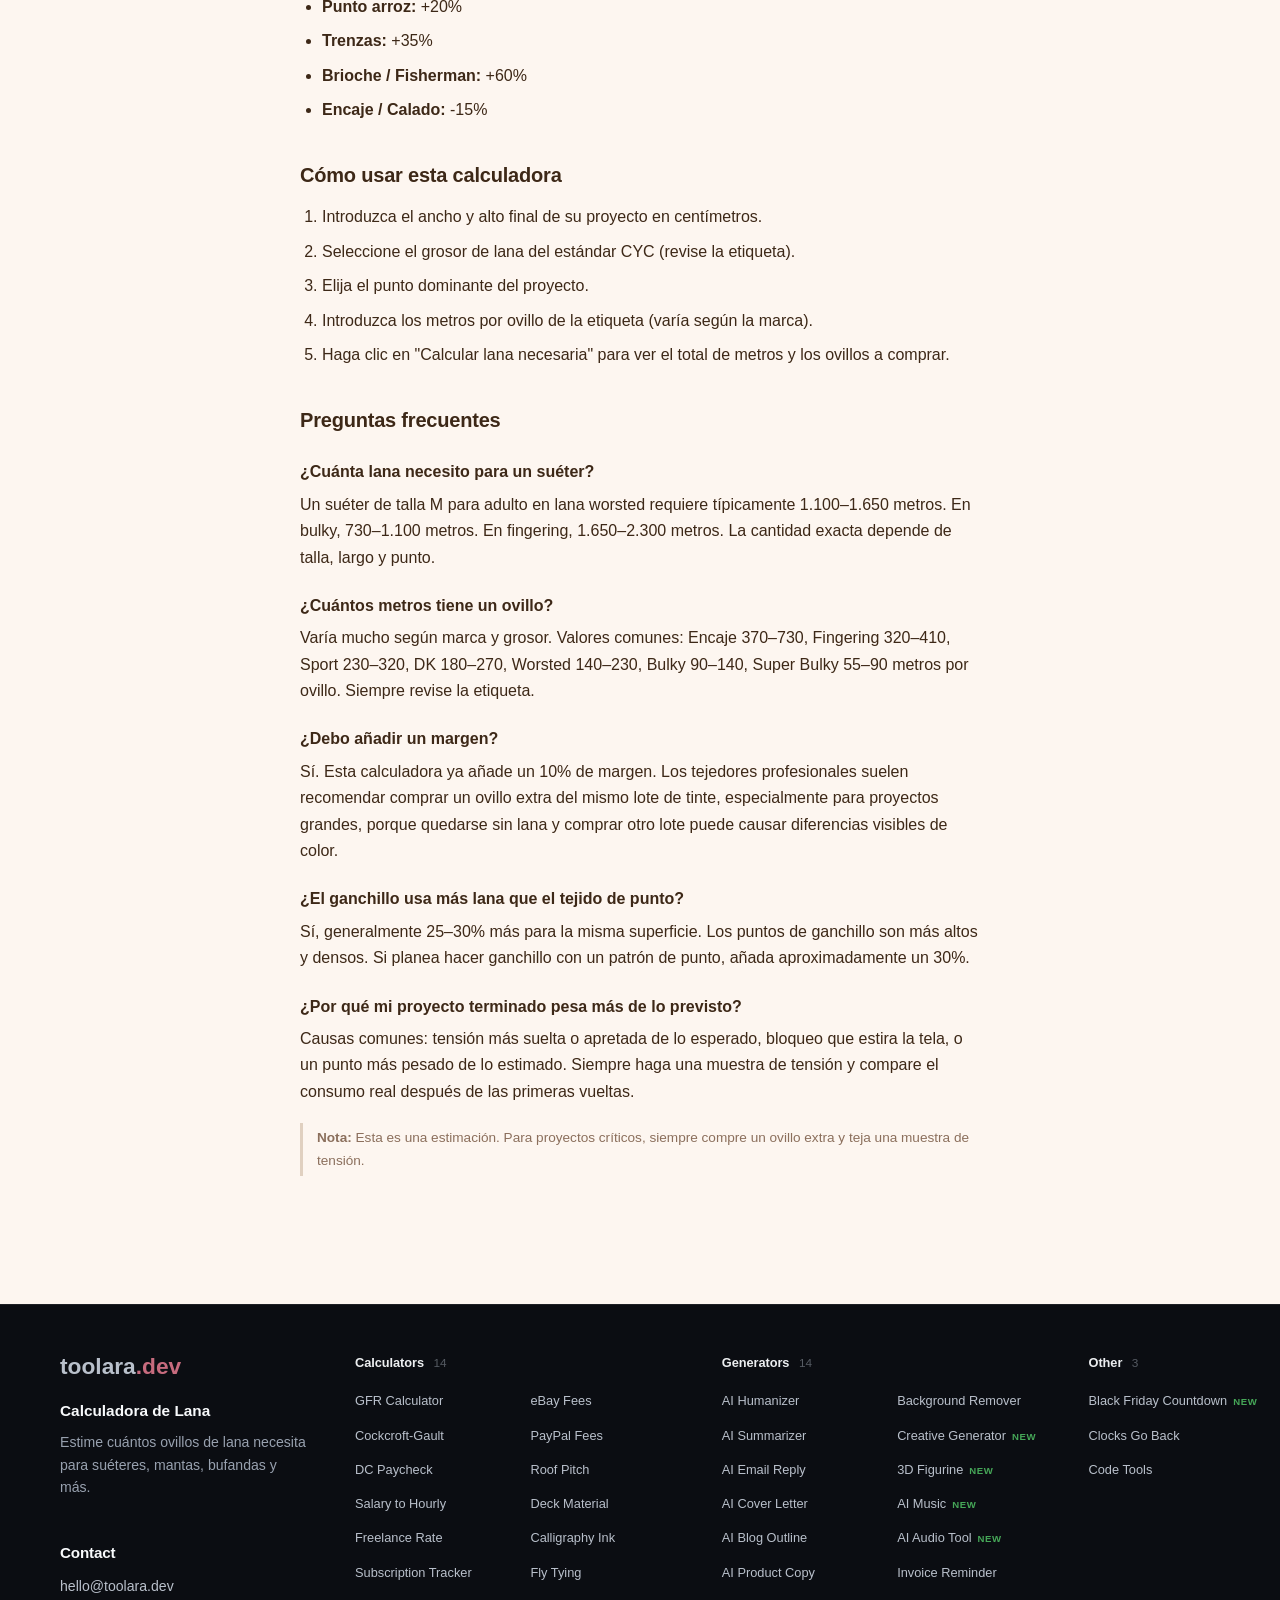
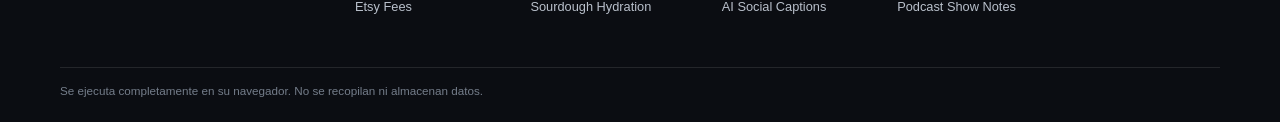
<file: es/index.html>
<!DOCTYPE html>
<html lang="es">
<head>
<meta charset="UTF-8">
<meta name="viewport" content="width=device-width, initial-scale=1.0">
<title>Calculadora de Lana — ovillos necesarios para tu proyecto</title>
<meta name="description" content="Calculadora de lana gratuita. Introduce el tamaño del proyecto, el grosor de la lana, el punto y los metros por ovillo, y estima la lana total y los ovillos necesarios, con margen de reserva. Para suéteres, mantas, bufandas y más. Todo se calcula en tu navegador, sin enviar datos.">
<meta name="keywords" content="yarn calculator, yarn yardage calculator, how much yarn do i need, yarn estimator, knitting yarn calculator, crochet yarn calculator">
<meta name="robots" content="index, follow, max-snippet:-1, max-image-preview:large">
<meta name="theme-color" content="#8b5a3c">

<link rel="canonical" href="https://yarn.toolara.dev/es/">
<link rel="alternate" hreflang="en" href="https://yarn.toolara.dev/">
<link rel="alternate" hreflang="zh-Hans" href="https://yarn.toolara.dev/zh/">
<link rel="alternate" hreflang="zh-Hant" href="https://yarn.toolara.dev/zh-tw/">
<link rel="alternate" hreflang="ja" href="https://yarn.toolara.dev/ja/">
<link rel="alternate" hreflang="ko" href="https://yarn.toolara.dev/ko/">
<link rel="alternate" hreflang="de" href="https://yarn.toolara.dev/de/">
<link rel="alternate" hreflang="ru" href="https://yarn.toolara.dev/ru/">
<link rel="alternate" hreflang="es" href="https://yarn.toolara.dev/es/">
<link rel="alternate" hreflang="x-default" href="https://yarn.toolara.dev/">

<meta property="og:type" content="website">
<meta property="og:title" content="Calculadora de Lana — ovillos necesarios para tu proyecto">
<meta property="og:description" content="Calculadora de lana gratuita. Introduce el tamaño del proyecto, el grosor de la lana, el punto y los metros por ovillo, y estima la lana total y los ovillos necesarios, con margen de reserva. Para suéteres, mantas, bufandas y más. Todo se calcula en tu navegador, sin enviar datos.">
<meta property="og:url" content="https://yarn.toolara.dev/es/">
<meta property="og:image" content="https://yarn.toolara.dev/og-image.png">
<meta property="og:image:width" content="1200">
<meta property="og:image:height" content="630">
<meta property="og:image:alt" content="Calculadora de Lana — ovillos necesarios para tu proyecto">
<meta property="og:locale" content="es_ES">
<meta name="twitter:card" content="summary_large_image">

<script type="application/ld+json">
{
  "@context": "https://schema.org",
  "@type": "WebApplication",
  "name": "Calculadora de Lana",
  "url": "https://yarn.toolara.dev/es/",
  "applicationCategory": "UtilityApplication",
  "operatingSystem": "Any",
  "inLanguage": "es",
  "description": "Calculadora de lana gratuita. Introduce el tamaño del proyecto, el grosor de la lana, el punto y los metros por ovillo, y estima la lana total y los ovillos necesarios, con margen de reserva. Para suéteres, mantas, bufandas y más. Todo se calcula en tu navegador, sin enviar datos.",
  "offers": { "@type": "Offer", "price": "0", "priceCurrency": "USD" }
}
</script>

<script>window.__FORCE_LANG__ = 'es';</script>
<link rel="stylesheet" href="/css/style.css">
<style id="footer-groups-css">
.site-footer-grid{grid-template-columns:minmax(0,0.85fr) minmax(0,2.65fr)!important;gap:40px!important}
.site-footer-column:nth-child(2){grid-row:1/span 2!important}
.site-footer-column:nth-child(3){grid-column:1!important;grid-row:2!important}
.site-footer-explore{display:grid;grid-template-columns:repeat(3,minmax(0,1fr));gap:22px 20px;align-content:start}
.site-footer-group{min-width:0}
.site-footer-group-title{margin:0 0 9px;padding-bottom:8px;border-bottom:1px solid rgba(255,255,255,0.16);color:#f8fafc;font-size:0.7rem;font-weight:700;letter-spacing:0.06em;text-transform:uppercase;opacity:.75}
.site-footer-group .site-footer-links{display:grid!important;grid-template-columns:minmax(0,1fr)!important;gap:7px;font-size:0.85rem;line-height:1.4}
@media(max-width:960px){.site-footer-grid{grid-template-columns:1fr!important;gap:30px!important}
.site-footer-column:nth-child(2){grid-row:auto!important}.site-footer-column:nth-child(3){grid-column:auto!important;grid-row:auto!important}
.site-footer-explore{grid-template-columns:repeat(2,minmax(0,1fr))}}
</style>
<style id="fc-cloud-css">
/* Footer tool columns - Linear style (design v3-A) */
.site-footer-grid{grid-template-columns:1.05fr 1.35fr 1.35fr 0.55fr !important;gap:44px !important}
/* 覆盖子站旧版 nth-child 网格定位残留 */
.site-footer .site-footer-column:nth-child(2),.site-footer .site-footer-column:nth-child(3),.site-footer .site-footer-column:nth-child(4){grid-row:auto !important;grid-column:auto !important;display:block !important}
.site-footer .fa-h4{font-size:0.8rem;font-weight:600;color:#eceef0;margin:0 0 16px;letter-spacing:-0.005em}
.site-footer .fa-h4 .n{color:#565b63;font-weight:500;margin-left:6px;font-size:0.74rem}
.site-footer ul.fa-list{list-style:none;margin:0;padding:0;columns:2;column-gap:28px}
.site-footer ul.fa-list.single{columns:1}
.site-footer ul.fa-list li{margin-bottom:11px;break-inside:avoid}
.site-footer ul.fa-list a{font-size:0.8rem;color:#83898f;text-decoration:none;transition:color 0.12s;white-space:nowrap}
.site-footer ul.fa-list a:hover{color:#f0f2f4}
.site-footer ul.fa-list a .fa-new{color:#46a758;font-size:0.6rem;font-weight:700;letter-spacing:0.06em;margin-left:6px}
.site-footer .fa-contact{margin-top:18px}.site-footer .fa-contact-h{margin:42px 0 10px !important;color:#f8fafc;font-size:0.95rem;font-weight:650}
@media(max-width:960px){.site-footer-grid{grid-template-columns:1fr 1fr !important;gap:32px !important}}
@media(max-width:640px){.site-footer-grid{grid-template-columns:1fr !important;gap:26px !important}}
</style></head>
<body>
<header class="site-header"><div class="site-header-inner"><a class="site-brand" href="/" aria-label="yarn-tree-calculator"><span class="site-brand-mark" aria-hidden="true">YT</span><span class="site-brand-name" data-i18n="title"></span></a><nav class="site-nav" aria-label="Site navigation"><select id="langSelect" onchange="setLang(this.value)" aria-label="Language">
      <option value="en">English</option>
      <option value="zh">简体中文</option>
      <option value="zh-TW">繁體中文</option>
      <option value="ja">日本語</option>
      <option value="ko">한국어</option>
      <option value="de">Deutsch</option>
      <option value="ru">Русский</option>
      <option value="es">Español</option>
    </select></nav></div></header>


<header class="hero">

  <div class="hero-inner">
    <div class="hero-badge" data-i18n="heroBadge">🧶 Tejido y ganchillo</div>
    <h1 data-i18n="title">Calculadora de Lana</h1>
    <p data-i18n="subtitle">Estime cuántos ovillos de lana necesita para suéteres, mantas, bufandas y más.</p>
  </div>
</header>

<main class="wrap">
  <section class="card">
    <h2 class="visually-hidden" data-i18n="calcHeading">Calculadora</h2>

    <div class="row">
      <div>
        <label for="width" data-i18n="widthLabel">Ancho (cm)</label>
        <input type="number" id="width" min="1" step="1" placeholder="50" inputmode="decimal">
      </div>
      <div>
        <label for="height" data-i18n="heightLabel">Alto (cm)</label>
        <input type="number" id="height" min="1" step="1" placeholder="60" inputmode="decimal">
      </div>
    </div>

    <label for="weight" data-i18n="weightLabel">Grosor de la lana (estándar CYC)</label>
    <select id="weight">
      <option value="lace" data-i18n="weightLace">0 — Encaje</option>
      <option value="superfine" data-i18n="weightSuperfine">1 — Súper Fina (Calcetín)</option>
      <option value="fine" data-i18n="weightFine">2 — Fina (Sport)</option>
      <option value="light" data-i18n="weightLight">3 — Ligera (DK)</option>
      <option value="medium" selected data-i18n="weightMedium">4 — Media (Worsted)</option>
      <option value="bulky" data-i18n="weightBulky">5 — Gruesa (Chunky)</option>
      <option value="superbulky" data-i18n="weightSuperbulky">6 — Súper Gruesa</option>
    </select>

    <label for="stitch" data-i18n="stitchLabel">Punto</label>
    <select id="stitch">
      <option value="stockinette" selected data-i18n="stitchStockinette">Jersey liso</option>
      <option value="garter" data-i18n="stitchGarter">Punto bobo</option>
      <option value="ribbing" data-i18n="stitchRibbing">Elástico (1x1, 2x2)</option>
      <option value="seed" data-i18n="stitchSeed">Punto arroz</option>
      <option value="cable" data-i18n="stitchCable">Trenzas</option>
      <option value="brioche" data-i18n="stitchBrioche">Brioche / Fisherman</option>
      <option value="lace" data-i18n="stitchLace">Encaje / Calado</option>
    </select>

    <label for="skeinYardage" data-i18n="skeinLabel">Metros por ovillo (revise la etiqueta)</label>
    <input type="number" id="skeinYardage" min="10" step="10" placeholder="200" value="200" inputmode="decimal">

    <button class="calc" type="button" onclick="calculate()" data-i18n="calcBtn">Calcular lana necesaria</button>

    <div id="result" role="region" aria-live="polite">
      <div class="result-label" data-i18n="resultLabel">Necesitará aproximadamente</div>
      <div class="yardage"><span id="totalYards">—</span></div>
      <div class="freq-note" id="skeinNote"></div>

      <div class="breakdown">
        <div class="bd-row"><span data-i18n="bdArea">Área del proyecto</span><strong id="bdArea">—</strong></div>
        <div data-i18n="bdWeight">Grosor de lana</div>
        <div data-i18n="bdStitch">Punto</div>
        <div data-i18n="bdBuffer">Margen (10% añadido)</div>
        <div data-i18n="bdSkeins">Ovillos a comprar</div>
      </div>
      <div class="result-disclaimer" data-i18n="resultDisclaimer">Solo una estimación. El consumo real varía según la tensión del tejido y el estilo individual. Siempre compre un ovillo extra.</div>
    </div>
  </section>

  <section>
    <h2 data-i18n="whatIsTitle">Cómo se estima el consumo de lana</h2>
    <p data-i18n="whatIsText">El consumo de lana depende de tres factores principales: el área total del proyecto, el grosor de la lana y el punto. Los puntos más densos y texturizados como trenzas o brioche consumen mucho más por centímetro cuadrado que el jersey liso o el encaje.</p>
  </section>

  <section>
    <h2 data-i18n="weightsTitle">Categorías de grosor de lana</h2>
    <table>
      <thead>
        <tr><th data-i18n="thCat">Categoría</th><th data-i18n="thName">Nombre común</th><th data-i18n="thGauge">Muestra típica</th></tr>
      </thead>
      <tbody>
        <tr><td>0</td><td data-i18n="weightLaceName">Encaje</td><td>33–40 <span data-i18n="gaugeUnit">p. / 10 cm</span></td></tr>
        <tr><td>1</td><td data-i18n="weightSuperfineName">Súper Fina (Calcetín)</td><td>27–32 <span data-i18n="gaugeUnit">p. / 10 cm</span></td></tr>
        <tr><td>2</td><td data-i18n="weightFineName">Fina (Sport)</td><td>23–26 <span data-i18n="gaugeUnit">p. / 10 cm</span></td></tr>
        <tr><td>3</td><td data-i18n="weightLightName">Ligera (DK)</td><td>21–24 <span data-i18n="gaugeUnit">p. / 10 cm</span></td></tr>
        <tr><td>4</td><td data-i18n="weightMediumName">Media (Worsted)</td><td>16–20 <span data-i18n="gaugeUnit">p. / 10 cm</span></td></tr>
        <tr><td>5</td><td data-i18n="weightBulkyName">Gruesa (Chunky)</td><td>12–15 <span data-i18n="gaugeUnit">p. / 10 cm</span></td></tr>
        <tr><td>6</td><td data-i18n="weightSuperbulkyName">Súper Gruesa</td><td>7–11 <span data-i18n="gaugeUnit">p. / 10 cm</span></td></tr>
      </tbody>
    </table>
  </section>

  <section>
    <h2 data-i18n="patternsTitle">Cómo afecta el punto al consumo de lana</h2>
    <p data-i18n="patternsText">Diferentes puntos consumen lana a velocidades muy distintas. Respecto al jersey liso:</p>
    <ul>
      <li data-i18n="patGarter"><strong>Punto bobo:</strong> +5%</li>
      <li data-i18n="patRibbing"><strong>Elástico (1x1, 2x2):</strong> +15%</li>
      <li data-i18n="patSeed"><strong>Punto arroz:</strong> +20%</li>
      <li data-i18n="patCable"><strong>Trenzas:</strong> +35%</li>
      <li data-i18n="patBrioche"><strong>Brioche / Fisherman:</strong> +60%</li>
      <li data-i18n="patLace"><strong>Encaje / Calado:</strong> -15%</li>
    </ul>
  </section>

  <section>
    <h2 data-i18n="howToTitle">Cómo usar esta calculadora</h2>
    <ol>
      <li data-i18n="howTo1">Introduzca el ancho y alto final de su proyecto en centímetros.</li>
      <li data-i18n="howTo2">Seleccione el grosor de lana del estándar CYC (revise la etiqueta).</li>
      <li data-i18n="howTo3">Elija el punto dominante del proyecto.</li>
      <li data-i18n="howTo4">Introduzca los metros por ovillo de la etiqueta (varía según la marca).</li>
      <li data-i18n="howTo5">Haga clic en "Calcular lana necesaria" para ver el total de metros y los ovillos a comprar.</li>
    </ol>
  </section>

  <section>
    <h2 data-i18n="faqTitle">Preguntas frecuentes</h2>
    <h3 data-i18n="faq1q">¿Cuánta lana necesito para un suéter?</h3>
    <p data-i18n="faq1a">Un suéter de talla M para adulto en lana worsted requiere típicamente 1.100–1.650 metros. En bulky, 730–1.100 metros. En fingering, 1.650–2.300 metros. La cantidad exacta depende de talla, largo y punto.</p>

    <h3 data-i18n="faq2q">¿Cuántos metros tiene un ovillo?</h3>
    <p data-i18n="faq2a">Varía mucho según marca y grosor. Valores comunes: Encaje 370–730, Fingering 320–410, Sport 230–320, DK 180–270, Worsted 140–230, Bulky 90–140, Super Bulky 55–90 metros por ovillo. Siempre revise la etiqueta.</p>

    <h3 data-i18n="faq3q">¿Debo añadir un margen?</h3>
    <p data-i18n="faq3a">Sí. Esta calculadora ya añade un 10% de margen. Los tejedores profesionales suelen recomendar comprar un ovillo extra del mismo lote de tinte, especialmente para proyectos grandes, porque quedarse sin lana y comprar otro lote puede causar diferencias visibles de color.</p>

    <h3 data-i18n="faq4q">¿El ganchillo usa más lana que el tejido de punto?</h3>
    <p data-i18n="faq4a">Sí, generalmente 25–30% más para la misma superficie. Los puntos de ganchillo son más altos y densos. Si planea hacer ganchillo con un patrón de punto, añada aproximadamente un 30%.</p>

    <h3 data-i18n="faq5q">¿Por qué mi proyecto terminado pesa más de lo previsto?</h3>
    <p data-i18n="faq5a">Causas comunes: tensión más suelta o apretada de lo esperado, bloqueo que estira la tela, o un punto más pesado de lo estimado. Siempre haga una muestra de tensión y compare el consumo real después de las primeras vueltas.</p>

    <div class="disclaimer" data-i18n="disclaimer"><strong>Nota:</strong> Esta es una estimación. Para proyectos críticos, siempre compre un ovillo extra y teja una muestra de tensión.</div>
  </section>
</main>

<footer class="footer site-footer">
<div class="site-footer-inner">
<div class="site-footer-grid"><section class="site-footer-column">
<a class="site-footer-wordmark" href="https://toolara.dev/" aria-label="toolara.dev">toolara<span class="tld">.dev</span></a>
<p class="site-footer-site-name" data-i18n="title">Calculadora de Lana</p>
<p class="site-footer-description" data-i18n="subtitle">Estime cuántos ovillos de lana necesita para suéteres, mantas, bufandas y más.</p>
<h2 class="fa-contact-h">Contact</h2><p class="site-footer-contact fa-contact"><a href="mailto:hello@toolara.dev">hello@toolara.dev</a></p></section><section class="site-footer-column"><h4 class="fa-h4">Calculators <span class="n">14</span></h4><ul class="fa-list"><li><a href="https://gfr.toolara.dev/">GFR Calculator</a></li><li><a href="https://crcl.toolara.dev/">Cockcroft-Gault</a></li><li><a href="https://dc-pay.toolara.dev/">DC Paycheck</a></li><li><a href="https://salary.toolara.dev/">Salary to Hourly</a></li><li><a href="https://freelance.toolara.dev/">Freelance Rate</a></li><li><a href="https://subscriptions.toolara.dev/">Subscription Tracker</a></li><li><a href="https://etsy.toolara.dev/">Etsy Fees</a></li><li><a href="https://ebay.toolara.dev/">eBay Fees</a></li><li><a href="https://paypal.toolara.dev/">PayPal Fees</a></li><li><a href="https://roof.toolara.dev/">Roof Pitch</a></li><li><a href="https://deck.toolara.dev/">Deck Material</a></li><li><a href="https://calligraphy.toolara.dev/">Calligraphy Ink</a></li><li><a href="https://flytying.toolara.dev/">Fly Tying</a></li><li><a href="https://sourdough.toolara.dev/">Sourdough Hydration</a></li></ul></section><section class="site-footer-column"><h4 class="fa-h4">Generators <span class="n">14</span></h4><ul class="fa-list"><li><a href="https://humanize.toolara.dev/">AI Humanizer</a></li><li><a href="https://summarize.toolara.dev/">AI Summarizer</a></li><li><a href="https://emailreply.toolara.dev/">AI Email Reply</a></li><li><a href="https://coverletter.toolara.dev/">AI Cover Letter</a></li><li><a href="https://blogoutline.toolara.dev/">AI Blog Outline</a></li><li><a href="https://productcopy.toolara.dev/">AI Product Copy</a></li><li><a href="https://captions.toolara.dev/">AI Social Captions</a></li><li><a href="https://background.toolara.dev/">Background Remover</a></li><li><a href="https://creative.toolara.dev/">Creative Generator<span class="fa-new">NEW</span></a></li><li><a href="https://figurine.toolara.dev/">3D Figurine<span class="fa-new">NEW</span></a></li><li><a href="https://music.toolara.dev/">AI Music<span class="fa-new">NEW</span></a></li><li><a href="https://audio.toolara.dev/">AI Audio Tool<span class="fa-new">NEW</span></a></li><li><a href="https://invoices.toolara.dev/">Invoice Reminder</a></li><li><a href="https://podcast.toolara.dev/">Podcast Show Notes</a></li></ul></section><section class="site-footer-column"><h4 class="fa-h4">Other <span class="n">3</span></h4><ul class="fa-list single"><li><a href="https://blackfriday.toolara.dev/">Black Friday Countdown<span class="fa-new">NEW</span></a></li><li><a href="https://clocksgoback.toolara.dev/">Clocks Go Back</a></li><li><a href="https://devtools.toolara.dev/">Code Tools</a></li></ul></section></div>
<div class="site-footer-bottom"><p class="site-footer-privacy" data-i18n="footer">Se ejecuta completamente en su navegador. No se recopilan ni almacenan datos.</p></div>
</div>
</footer>

<script src="/js/i18n.js"></script>
<script src="/js/calculator.js"></script>
</body>
</html>
</file>
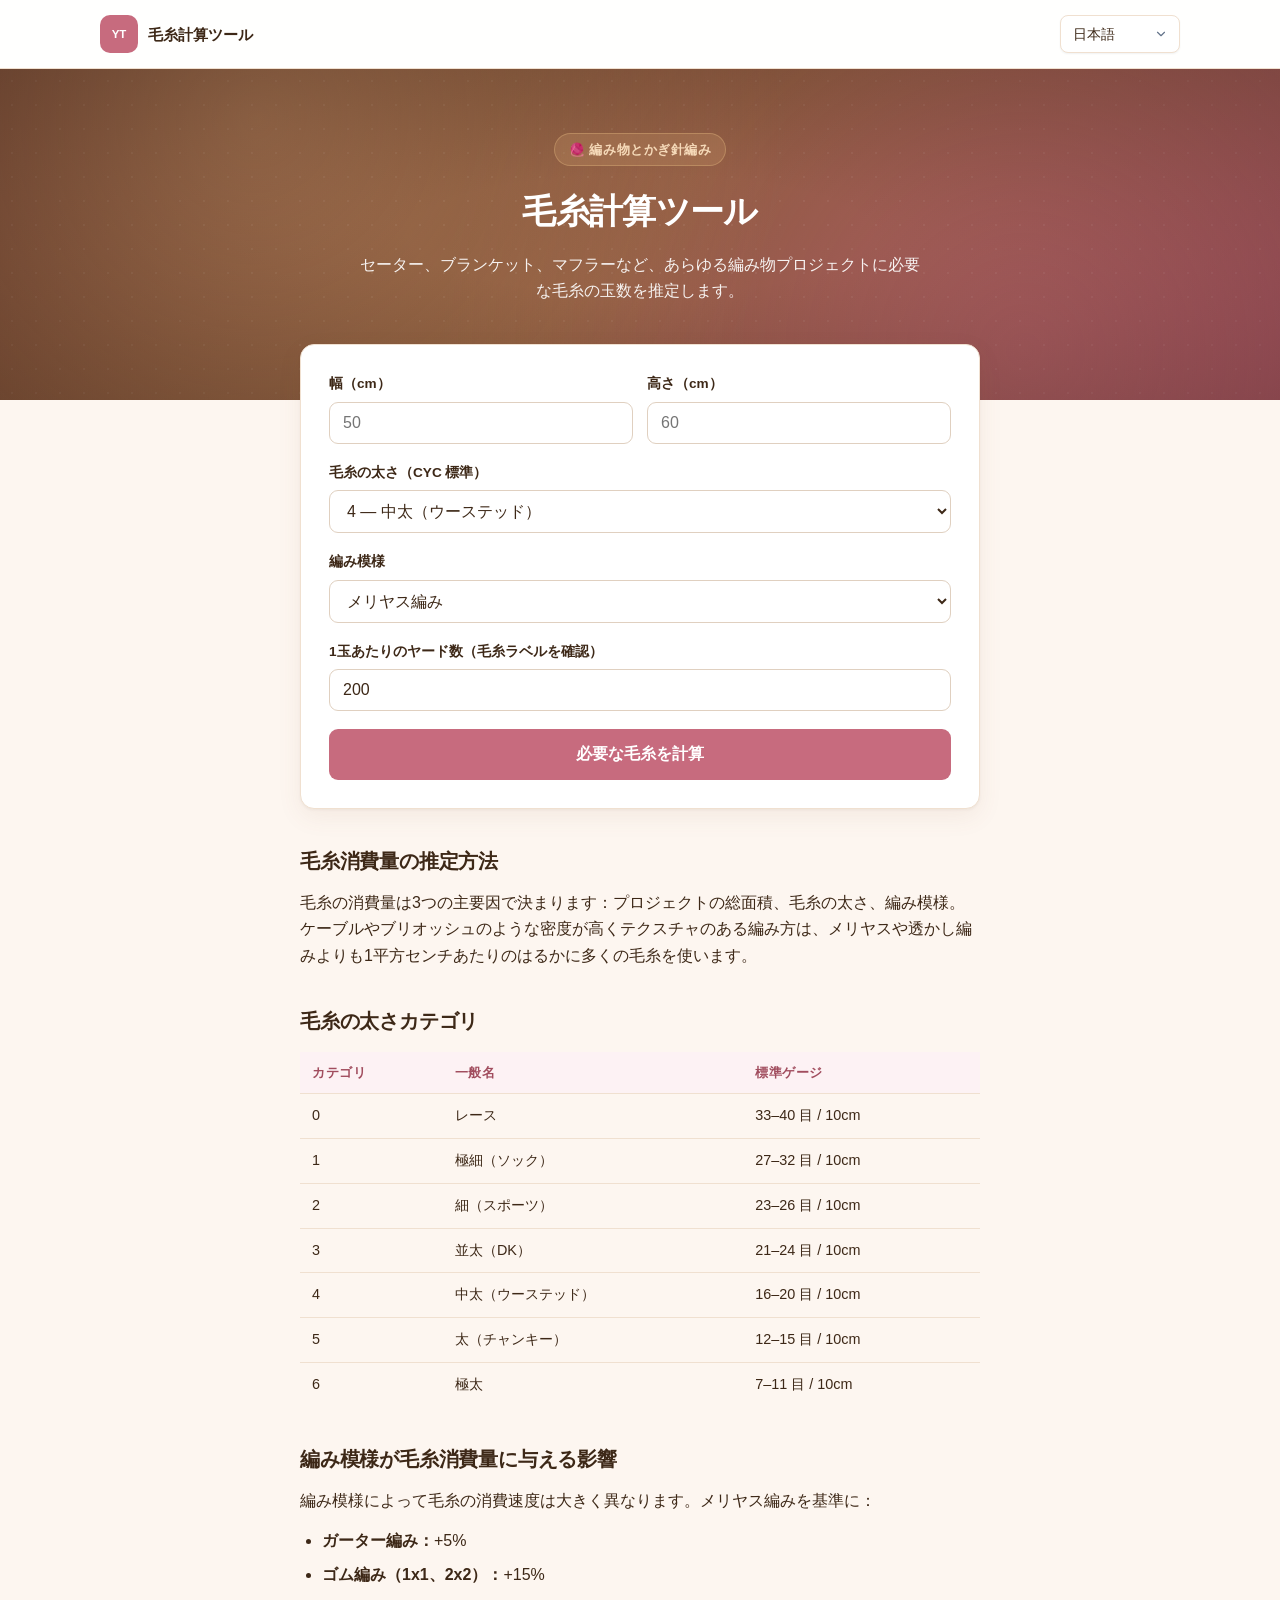
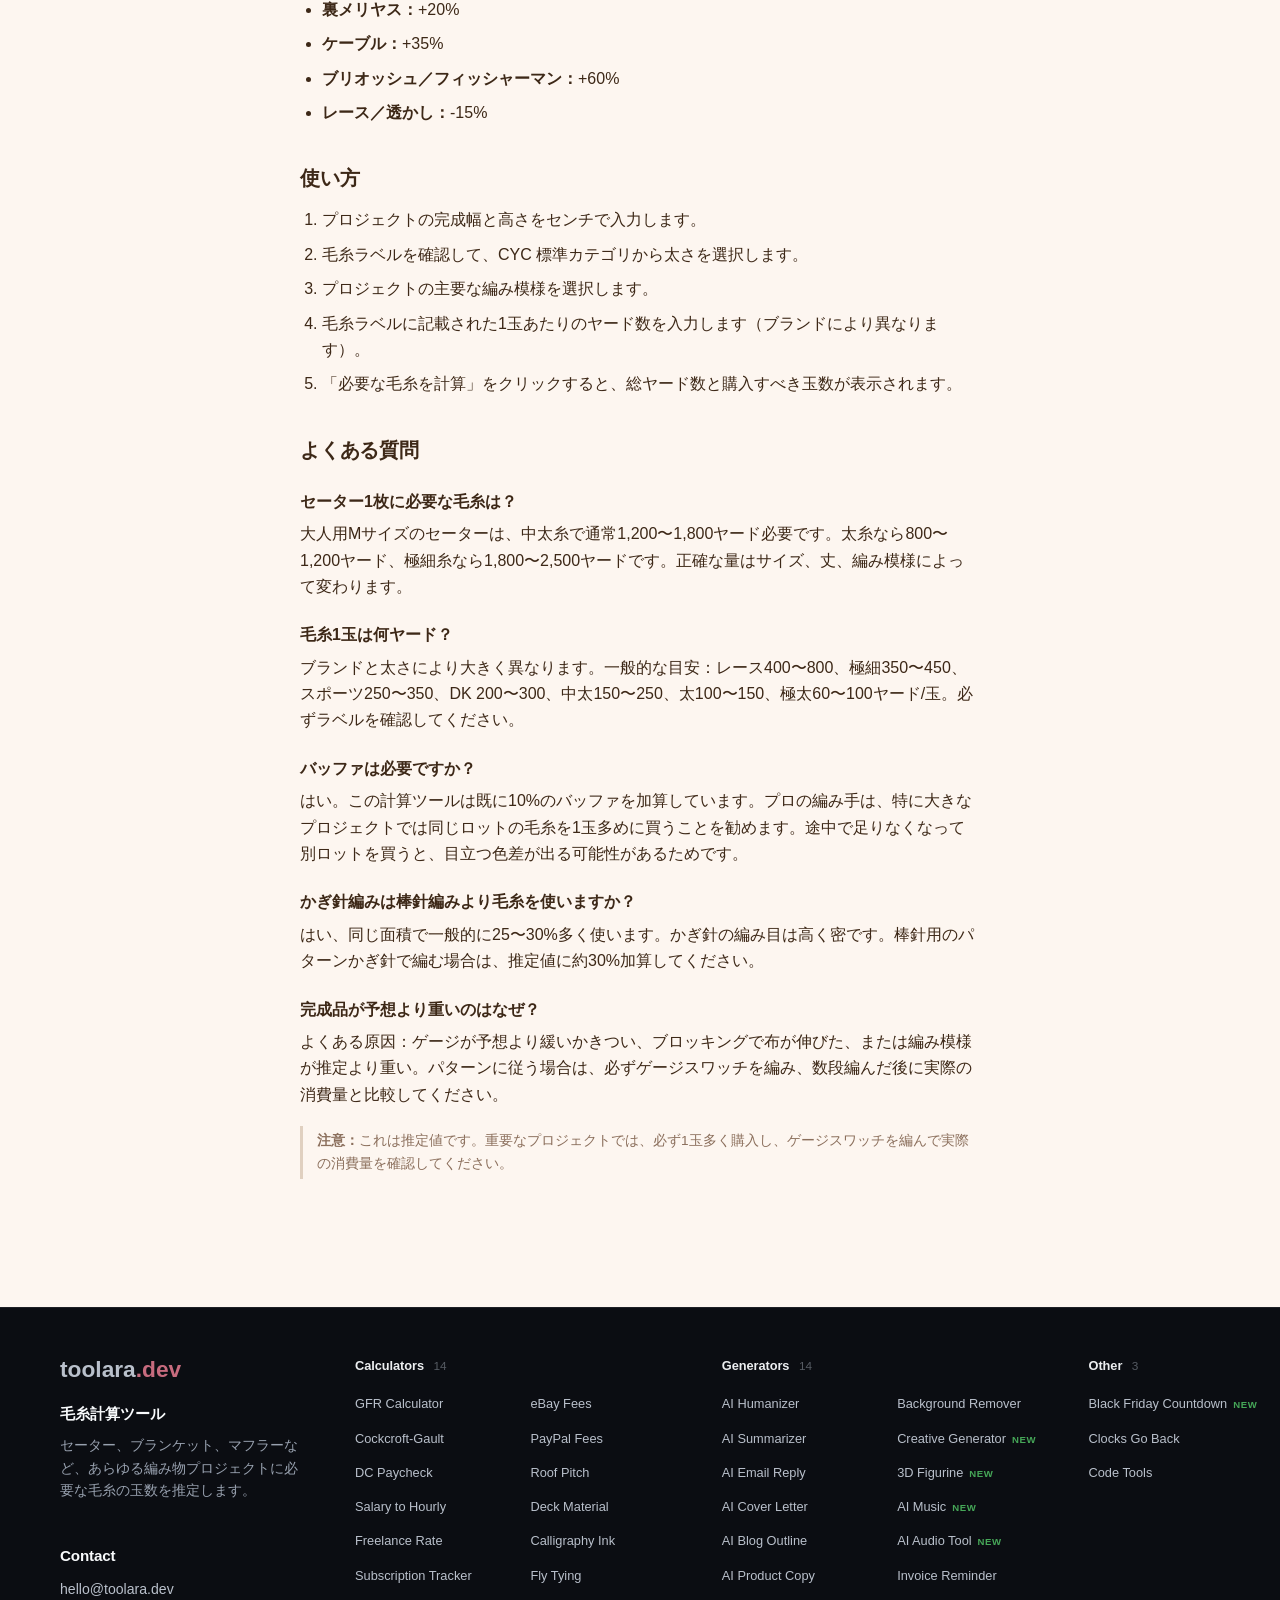
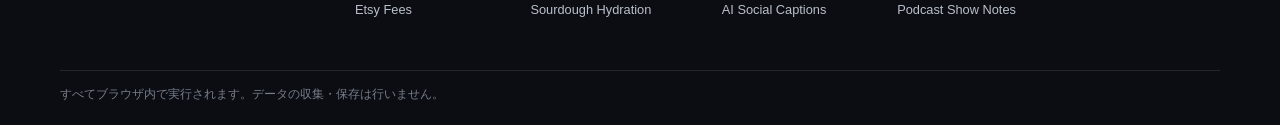
<file: ja/index.html>
<!DOCTYPE html>
<html lang="ja">
<head>
<meta charset="UTF-8">
<meta name="viewport" content="width=device-width, initial-scale=1.0">
<title>毛糸計算ツール — 編み物に必要な毛糸の玉数を推定</title>
<meta name="description" content="無料の毛糸計算ツール。作品のサイズ、毛糸の太さ、編み方の模様、1玉あたりの長さを入力すると、必要な毛糸の総量と玉数をロス分込みで推定します。セーター、ブランケット、マフラーなどに。計算はブラウザ内で完結し、データは送信・保存されません。">
<meta name="keywords" content="yarn calculator, yarn yardage calculator, how much yarn do i need, yarn estimator, knitting yarn calculator, crochet yarn calculator">
<meta name="robots" content="index, follow, max-snippet:-1, max-image-preview:large">
<meta name="theme-color" content="#8b5a3c">

<link rel="canonical" href="https://yarn.toolara.dev/ja/">
<link rel="alternate" hreflang="en" href="https://yarn.toolara.dev/">
<link rel="alternate" hreflang="zh-Hans" href="https://yarn.toolara.dev/zh/">
<link rel="alternate" hreflang="zh-Hant" href="https://yarn.toolara.dev/zh-tw/">
<link rel="alternate" hreflang="ja" href="https://yarn.toolara.dev/ja/">
<link rel="alternate" hreflang="ko" href="https://yarn.toolara.dev/ko/">
<link rel="alternate" hreflang="de" href="https://yarn.toolara.dev/de/">
<link rel="alternate" hreflang="ru" href="https://yarn.toolara.dev/ru/">
<link rel="alternate" hreflang="es" href="https://yarn.toolara.dev/es/">
<link rel="alternate" hreflang="x-default" href="https://yarn.toolara.dev/">

<meta property="og:type" content="website">
<meta property="og:title" content="毛糸計算ツール — 編み物に必要な毛糸の玉数を推定">
<meta property="og:description" content="無料の毛糸計算ツール。作品のサイズ、毛糸の太さ、編み方の模様、1玉あたりの長さを入力すると、必要な毛糸の総量と玉数をロス分込みで推定します。セーター、ブランケット、マフラーなどに。計算はブラウザ内で完結し、データは送信・保存されません。">
<meta property="og:url" content="https://yarn.toolara.dev/ja/">
<meta property="og:image" content="https://yarn.toolara.dev/og-image.png">
<meta property="og:image:width" content="1200">
<meta property="og:image:height" content="630">
<meta property="og:image:alt" content="毛糸計算ツール — 編み物に必要な毛糸の玉数を推定">
<meta property="og:locale" content="ja_JP">
<meta name="twitter:card" content="summary_large_image">

<script type="application/ld+json">
{
  "@context": "https://schema.org",
  "@type": "WebApplication",
  "name": "毛糸計算ツール",
  "url": "https://yarn.toolara.dev/ja/",
  "applicationCategory": "UtilityApplication",
  "operatingSystem": "Any",
  "inLanguage": "ja",
  "description": "無料の毛糸計算ツール。作品のサイズ、毛糸の太さ、編み方の模様、1玉あたりの長さを入力すると、必要な毛糸の総量と玉数をロス分込みで推定します。セーター、ブランケット、マフラーなどに。計算はブラウザ内で完結し、データは送信・保存されません。",
  "offers": { "@type": "Offer", "price": "0", "priceCurrency": "USD" }
}
</script>

<script>window.__FORCE_LANG__ = 'ja';</script>
<link rel="stylesheet" href="/css/style.css">
<style id="footer-groups-css">
.site-footer-grid{grid-template-columns:minmax(0,0.85fr) minmax(0,2.65fr)!important;gap:40px!important}
.site-footer-column:nth-child(2){grid-row:1/span 2!important}
.site-footer-column:nth-child(3){grid-column:1!important;grid-row:2!important}
.site-footer-explore{display:grid;grid-template-columns:repeat(3,minmax(0,1fr));gap:22px 20px;align-content:start}
.site-footer-group{min-width:0}
.site-footer-group-title{margin:0 0 9px;padding-bottom:8px;border-bottom:1px solid rgba(255,255,255,0.16);color:#f8fafc;font-size:0.7rem;font-weight:700;letter-spacing:0.06em;text-transform:uppercase;opacity:.75}
.site-footer-group .site-footer-links{display:grid!important;grid-template-columns:minmax(0,1fr)!important;gap:7px;font-size:0.85rem;line-height:1.4}
@media(max-width:960px){.site-footer-grid{grid-template-columns:1fr!important;gap:30px!important}
.site-footer-column:nth-child(2){grid-row:auto!important}.site-footer-column:nth-child(3){grid-column:auto!important;grid-row:auto!important}
.site-footer-explore{grid-template-columns:repeat(2,minmax(0,1fr))}}
</style>
<style id="fc-cloud-css">
/* Footer tool columns - Linear style (design v3-A) */
.site-footer-grid{grid-template-columns:1.05fr 1.35fr 1.35fr 0.55fr !important;gap:44px !important}
/* 覆盖子站旧版 nth-child 网格定位残留 */
.site-footer .site-footer-column:nth-child(2),.site-footer .site-footer-column:nth-child(3),.site-footer .site-footer-column:nth-child(4){grid-row:auto !important;grid-column:auto !important;display:block !important}
.site-footer .fa-h4{font-size:0.8rem;font-weight:600;color:#eceef0;margin:0 0 16px;letter-spacing:-0.005em}
.site-footer .fa-h4 .n{color:#565b63;font-weight:500;margin-left:6px;font-size:0.74rem}
.site-footer ul.fa-list{list-style:none;margin:0;padding:0;columns:2;column-gap:28px}
.site-footer ul.fa-list.single{columns:1}
.site-footer ul.fa-list li{margin-bottom:11px;break-inside:avoid}
.site-footer ul.fa-list a{font-size:0.8rem;color:#83898f;text-decoration:none;transition:color 0.12s;white-space:nowrap}
.site-footer ul.fa-list a:hover{color:#f0f2f4}
.site-footer ul.fa-list a .fa-new{color:#46a758;font-size:0.6rem;font-weight:700;letter-spacing:0.06em;margin-left:6px}
.site-footer .fa-contact{margin-top:18px}.site-footer .fa-contact-h{margin:42px 0 10px !important;color:#f8fafc;font-size:0.95rem;font-weight:650}
@media(max-width:960px){.site-footer-grid{grid-template-columns:1fr 1fr !important;gap:32px !important}}
@media(max-width:640px){.site-footer-grid{grid-template-columns:1fr !important;gap:26px !important}}
</style></head>
<body>
<header class="site-header"><div class="site-header-inner"><a class="site-brand" href="/" aria-label="yarn-tree-calculator"><span class="site-brand-mark" aria-hidden="true">YT</span><span class="site-brand-name" data-i18n="title"></span></a><nav class="site-nav" aria-label="Site navigation"><select id="langSelect" onchange="setLang(this.value)" aria-label="Language">
      <option value="en">English</option>
      <option value="zh">简体中文</option>
      <option value="zh-TW">繁體中文</option>
      <option value="ja">日本語</option>
      <option value="ko">한국어</option>
      <option value="de">Deutsch</option>
      <option value="ru">Русский</option>
      <option value="es">Español</option>
    </select></nav></div></header>


<header class="hero">

  <div class="hero-inner">
    <div class="hero-badge" data-i18n="heroBadge">🧶 編み物とかぎ針編み</div>
    <h1 data-i18n="title">毛糸計算ツール</h1>
    <p data-i18n="subtitle">セーター、ブランケット、マフラーなど、あらゆる編み物プロジェクトに必要な毛糸の玉数を推定します。</p>
  </div>
</header>

<main class="wrap">
  <section class="card">
    <h2 class="visually-hidden" data-i18n="calcHeading">計算ツール</h2>

    <div class="row">
      <div>
        <label for="width" data-i18n="widthLabel">幅（cm）</label>
        <input type="number" id="width" min="1" step="1" placeholder="50" inputmode="decimal">
      </div>
      <div>
        <label for="height" data-i18n="heightLabel">高さ（cm）</label>
        <input type="number" id="height" min="1" step="1" placeholder="60" inputmode="decimal">
      </div>
    </div>

    <label for="weight" data-i18n="weightLabel">毛糸の太さ（CYC 標準）</label>
    <select id="weight">
      <option value="lace" data-i18n="weightLace">0 — レース</option>
      <option value="superfine" data-i18n="weightSuperfine">1 — 極細（ソック）</option>
      <option value="fine" data-i18n="weightFine">2 — 細（スポーツ）</option>
      <option value="light" data-i18n="weightLight">3 — 並太（DK）</option>
      <option value="medium" selected data-i18n="weightMedium">4 — 中太（ウーステッド）</option>
      <option value="bulky" data-i18n="weightBulky">5 — 太（チャンキー）</option>
      <option value="superbulky" data-i18n="weightSuperbulky">6 — 極太</option>
    </select>

    <label for="stitch" data-i18n="stitchLabel">編み模様</label>
    <select id="stitch">
      <option value="stockinette" selected data-i18n="stitchStockinette">メリヤス編み</option>
      <option value="garter" data-i18n="stitchGarter">ガーター編み</option>
      <option value="ribbing" data-i18n="stitchRibbing">ゴム編み（1x1、2x2）</option>
      <option value="seed" data-i18n="stitchSeed">裏メリヤス</option>
      <option value="cable" data-i18n="stitchCable">ケーブル</option>
      <option value="brioche" data-i18n="stitchBrioche">ブリオッシュ／フィッシャーマン</option>
      <option value="lace" data-i18n="stitchLace">レース／透かし</option>
    </select>

    <label for="skeinYardage" data-i18n="skeinLabel">1玉あたりのヤード数（毛糸ラベルを確認）</label>
    <input type="number" id="skeinYardage" min="10" step="10" placeholder="200" value="200" inputmode="decimal">

    <button class="calc" type="button" onclick="calculate()" data-i18n="calcBtn">必要な毛糸を計算</button>

    <div id="result" role="region" aria-live="polite">
      <div class="result-label" data-i18n="resultLabel">必要な毛糸は約</div>
      <div class="yardage"><span id="totalYards">—</span></div>
      <div class="freq-note" id="skeinNote"></div>

      <div class="breakdown">
        <div class="bd-row"><span data-i18n="bdArea">プロジェクト面積</span><strong id="bdArea">—</strong></div>
        <div data-i18n="bdWeight">毛糸の太さ</div>
        <div data-i18n="bdStitch">編み模様</div>
        <div data-i18n="bdBuffer">バッファ（10% 加算済み）</div>
        <div data-i18n="bdSkeins">購入する玉数</div>
      </div>
      <div class="result-disclaimer" data-i18n="resultDisclaimer">あくまで推定値です。実際の消費量はゲージ、テンション、編み方によって異なります。安全のため1玉多めに購入することをお勧めします。</div>
    </div>
  </section>

  <section>
    <h2 data-i18n="whatIsTitle">毛糸消費量の推定方法</h2>
    <p data-i18n="whatIsText">毛糸の消費量は3つの主要因で決まります：プロジェクトの総面積、毛糸の太さ、編み模様。ケーブルやブリオッシュのような密度が高くテクスチャのある編み方は、メリヤスや透かし編みよりも1平方センチあたりのはるかに多くの毛糸を使います。</p>
  </section>

  <section>
    <h2 data-i18n="weightsTitle">毛糸の太さカテゴリ</h2>
    <table>
      <thead>
        <tr><th data-i18n="thCat">カテゴリ</th><th data-i18n="thName">一般名</th><th data-i18n="thGauge">標準ゲージ</th></tr>
      </thead>
      <tbody>
        <tr><td>0</td><td data-i18n="weightLaceName">レース</td><td>33–40 <span data-i18n="gaugeUnit">目 / 10cm</span></td></tr>
        <tr><td>1</td><td data-i18n="weightSuperfineName">極細（ソック）</td><td>27–32 <span data-i18n="gaugeUnit">目 / 10cm</span></td></tr>
        <tr><td>2</td><td data-i18n="weightFineName">細（スポーツ）</td><td>23–26 <span data-i18n="gaugeUnit">目 / 10cm</span></td></tr>
        <tr><td>3</td><td data-i18n="weightLightName">並太（DK）</td><td>21–24 <span data-i18n="gaugeUnit">目 / 10cm</span></td></tr>
        <tr><td>4</td><td data-i18n="weightMediumName">中太（ウーステッド）</td><td>16–20 <span data-i18n="gaugeUnit">目 / 10cm</span></td></tr>
        <tr><td>5</td><td data-i18n="weightBulkyName">太（チャンキー）</td><td>12–15 <span data-i18n="gaugeUnit">目 / 10cm</span></td></tr>
        <tr><td>6</td><td data-i18n="weightSuperbulkyName">極太</td><td>7–11 <span data-i18n="gaugeUnit">目 / 10cm</span></td></tr>
      </tbody>
    </table>
  </section>

  <section>
    <h2 data-i18n="patternsTitle">編み模様が毛糸消費量に与える影響</h2>
    <p data-i18n="patternsText">編み模様によって毛糸の消費速度は大きく異なります。メリヤス編みを基準に：</p>
    <ul>
      <li data-i18n="patGarter"><strong>ガーター編み：</strong>+5%</li>
      <li data-i18n="patRibbing"><strong>ゴム編み（1x1、2x2）：</strong>+15%</li>
      <li data-i18n="patSeed"><strong>裏メリヤス：</strong>+20%</li>
      <li data-i18n="patCable"><strong>ケーブル：</strong>+35%</li>
      <li data-i18n="patBrioche"><strong>ブリオッシュ／フィッシャーマン：</strong>+60%</li>
      <li data-i18n="patLace"><strong>レース／透かし：</strong>-15%</li>
    </ul>
  </section>

  <section>
    <h2 data-i18n="howToTitle">使い方</h2>
    <ol>
      <li data-i18n="howTo1">プロジェクトの完成幅と高さをセンチで入力します。</li>
      <li data-i18n="howTo2">毛糸ラベルを確認して、CYC 標準カテゴリから太さを選択します。</li>
      <li data-i18n="howTo3">プロジェクトの主要な編み模様を選択します。</li>
      <li data-i18n="howTo4">毛糸ラベルに記載された1玉あたりのヤード数を入力します（ブランドにより異なります）。</li>
      <li data-i18n="howTo5">「必要な毛糸を計算」をクリックすると、総ヤード数と購入すべき玉数が表示されます。</li>
    </ol>
  </section>

  <section>
    <h2 data-i18n="faqTitle">よくある質問</h2>
    <h3 data-i18n="faq1q">セーター1枚に必要な毛糸は？</h3>
    <p data-i18n="faq1a">大人用Mサイズのセーターは、中太糸で通常1,200〜1,800ヤード必要です。太糸なら800〜1,200ヤード、極細糸なら1,800〜2,500ヤードです。正確な量はサイズ、丈、編み模様によって変わります。</p>

    <h3 data-i18n="faq2q">毛糸1玉は何ヤード？</h3>
    <p data-i18n="faq2a">ブランドと太さにより大きく異なります。一般的な目安：レース400〜800、極細350〜450、スポーツ250〜350、DK 200〜300、中太150〜250、太100〜150、極太60〜100ヤード/玉。必ずラベルを確認してください。</p>

    <h3 data-i18n="faq3q">バッファは必要ですか？</h3>
    <p data-i18n="faq3a">はい。この計算ツールは既に10%のバッファを加算しています。プロの編み手は、特に大きなプロジェクトでは同じロットの毛糸を1玉多めに買うことを勧めます。途中で足りなくなって別ロットを買うと、目立つ色差が出る可能性があるためです。</p>

    <h3 data-i18n="faq4q">かぎ針編みは棒針編みより毛糸を使いますか？</h3>
    <p data-i18n="faq4a">はい、同じ面積で一般的に25〜30%多く使います。かぎ針の編み目は高く密です。棒針用のパターンかぎ針で編む場合は、推定値に約30%加算してください。</p>

    <h3 data-i18n="faq5q">完成品が予想より重いのはなぜ？</h3>
    <p data-i18n="faq5a">よくある原因：ゲージが予想より緩いかきつい、ブロッキングで布が伸びた、または編み模様が推定より重い。パターンに従う場合は、必ずゲージスワッチを編み、数段編んだ後に実際の消費量と比較してください。</p>

    <div class="disclaimer" data-i18n="disclaimer"><strong>注意：</strong>これは推定値です。重要なプロジェクトでは、必ず1玉多く購入し、ゲージスワッチを編んで実際の消費量を確認してください。</div>
  </section>
</main>

<footer class="footer site-footer">
<div class="site-footer-inner">
<div class="site-footer-grid"><section class="site-footer-column">
<a class="site-footer-wordmark" href="https://toolara.dev/" aria-label="toolara.dev">toolara<span class="tld">.dev</span></a>
<p class="site-footer-site-name" data-i18n="title">毛糸計算ツール</p>
<p class="site-footer-description" data-i18n="subtitle">セーター、ブランケット、マフラーなど、あらゆる編み物プロジェクトに必要な毛糸の玉数を推定します。</p>
<h2 class="fa-contact-h">Contact</h2><p class="site-footer-contact fa-contact"><a href="mailto:hello@toolara.dev">hello@toolara.dev</a></p></section><section class="site-footer-column"><h4 class="fa-h4">Calculators <span class="n">14</span></h4><ul class="fa-list"><li><a href="https://gfr.toolara.dev/">GFR Calculator</a></li><li><a href="https://crcl.toolara.dev/">Cockcroft-Gault</a></li><li><a href="https://dc-pay.toolara.dev/">DC Paycheck</a></li><li><a href="https://salary.toolara.dev/">Salary to Hourly</a></li><li><a href="https://freelance.toolara.dev/">Freelance Rate</a></li><li><a href="https://subscriptions.toolara.dev/">Subscription Tracker</a></li><li><a href="https://etsy.toolara.dev/">Etsy Fees</a></li><li><a href="https://ebay.toolara.dev/">eBay Fees</a></li><li><a href="https://paypal.toolara.dev/">PayPal Fees</a></li><li><a href="https://roof.toolara.dev/">Roof Pitch</a></li><li><a href="https://deck.toolara.dev/">Deck Material</a></li><li><a href="https://calligraphy.toolara.dev/">Calligraphy Ink</a></li><li><a href="https://flytying.toolara.dev/">Fly Tying</a></li><li><a href="https://sourdough.toolara.dev/">Sourdough Hydration</a></li></ul></section><section class="site-footer-column"><h4 class="fa-h4">Generators <span class="n">14</span></h4><ul class="fa-list"><li><a href="https://humanize.toolara.dev/">AI Humanizer</a></li><li><a href="https://summarize.toolara.dev/">AI Summarizer</a></li><li><a href="https://emailreply.toolara.dev/">AI Email Reply</a></li><li><a href="https://coverletter.toolara.dev/">AI Cover Letter</a></li><li><a href="https://blogoutline.toolara.dev/">AI Blog Outline</a></li><li><a href="https://productcopy.toolara.dev/">AI Product Copy</a></li><li><a href="https://captions.toolara.dev/">AI Social Captions</a></li><li><a href="https://background.toolara.dev/">Background Remover</a></li><li><a href="https://creative.toolara.dev/">Creative Generator<span class="fa-new">NEW</span></a></li><li><a href="https://figurine.toolara.dev/">3D Figurine<span class="fa-new">NEW</span></a></li><li><a href="https://music.toolara.dev/">AI Music<span class="fa-new">NEW</span></a></li><li><a href="https://audio.toolara.dev/">AI Audio Tool<span class="fa-new">NEW</span></a></li><li><a href="https://invoices.toolara.dev/">Invoice Reminder</a></li><li><a href="https://podcast.toolara.dev/">Podcast Show Notes</a></li></ul></section><section class="site-footer-column"><h4 class="fa-h4">Other <span class="n">3</span></h4><ul class="fa-list single"><li><a href="https://blackfriday.toolara.dev/">Black Friday Countdown<span class="fa-new">NEW</span></a></li><li><a href="https://clocksgoback.toolara.dev/">Clocks Go Back</a></li><li><a href="https://devtools.toolara.dev/">Code Tools</a></li></ul></section></div>
<div class="site-footer-bottom"><p class="site-footer-privacy" data-i18n="footer">すべてブラウザ内で実行されます。データの収集・保存は行いません。</p></div>
</div>
</footer>

<script src="/js/i18n.js"></script>
<script src="/js/calculator.js"></script>
</body>
</html>
</file>
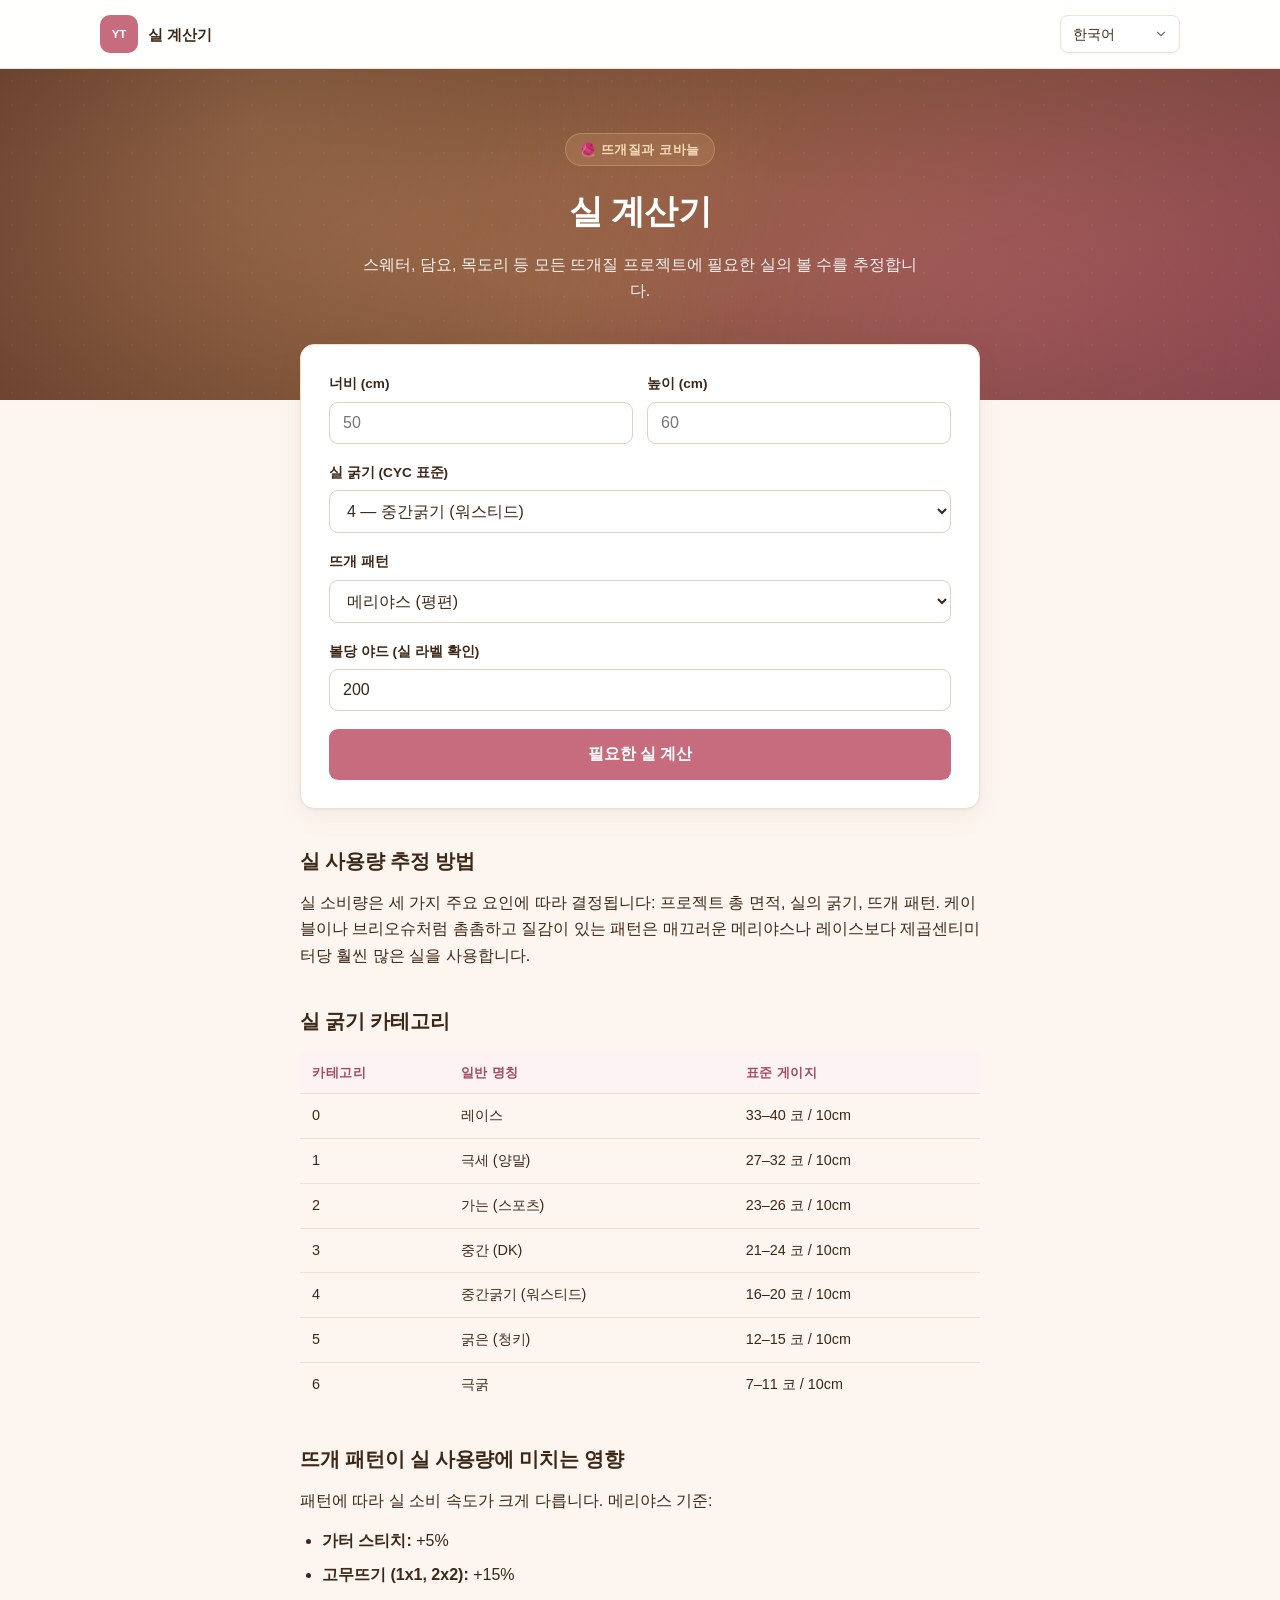
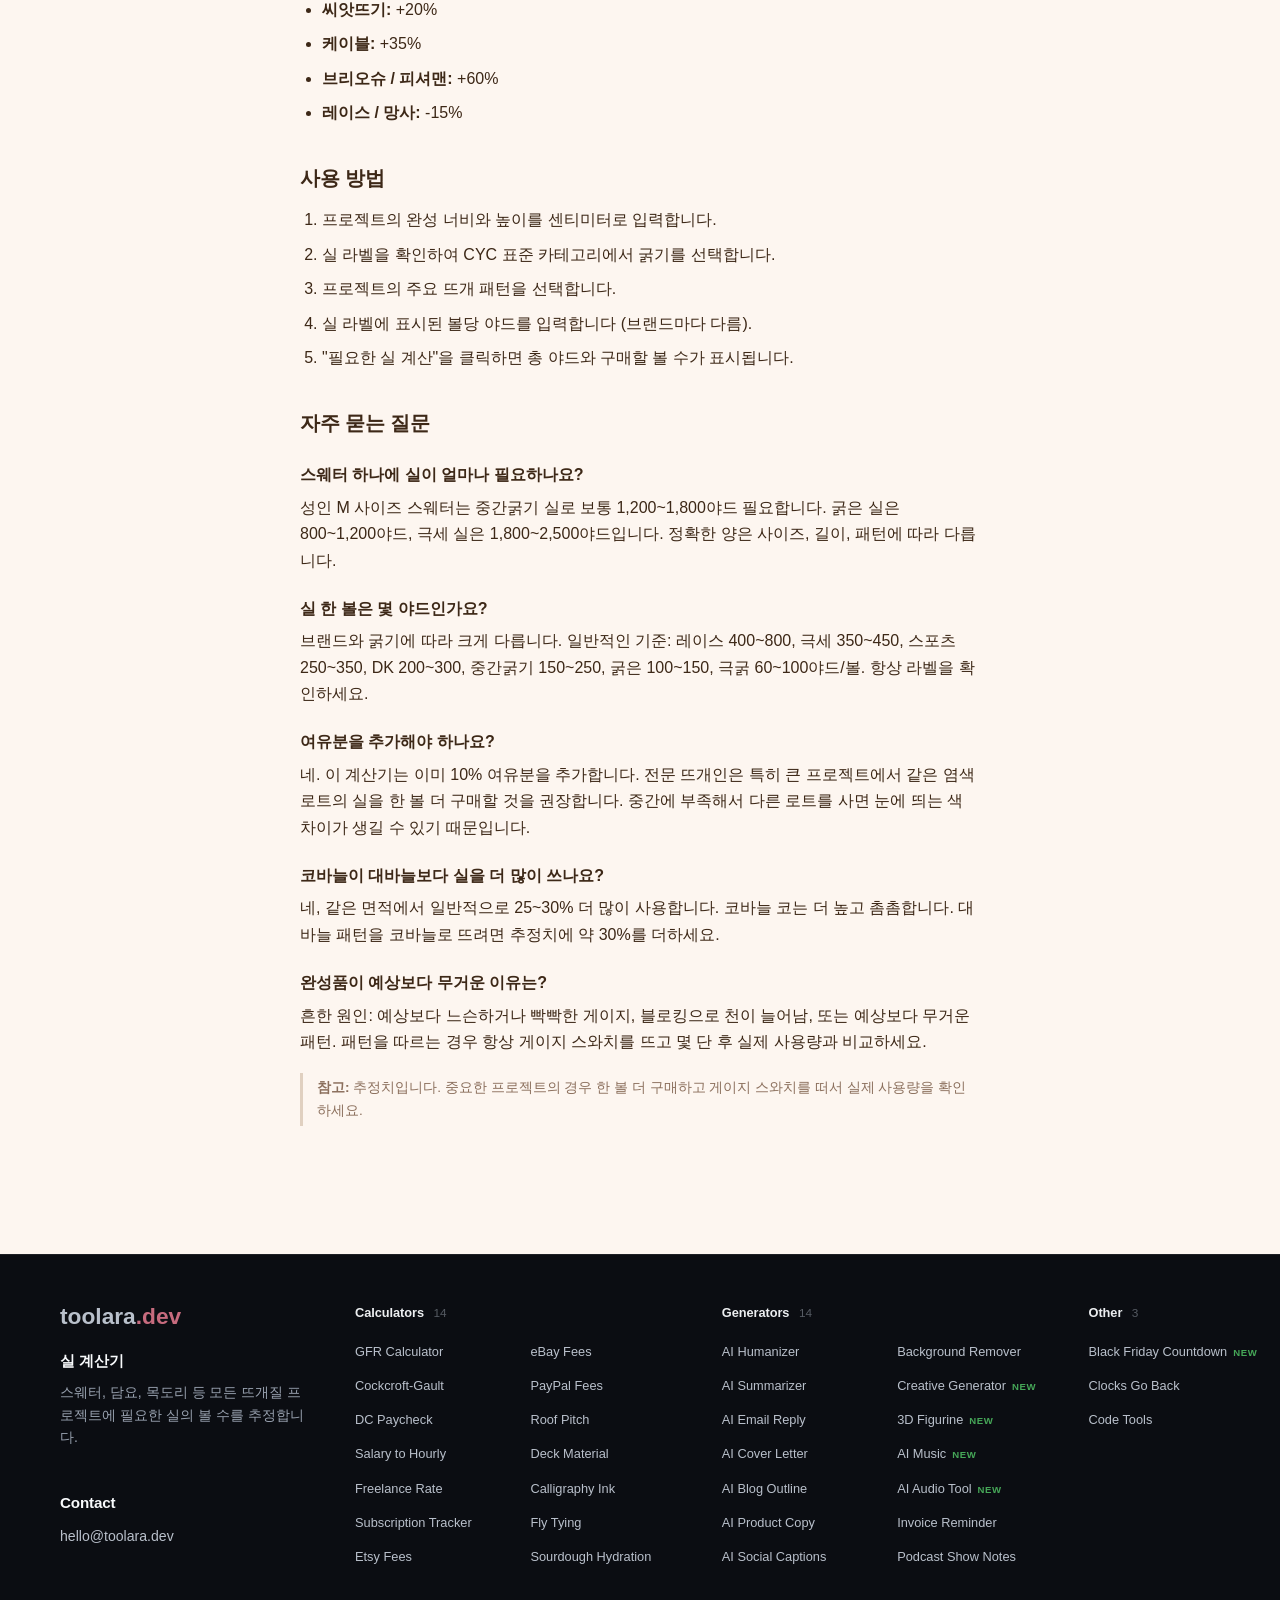
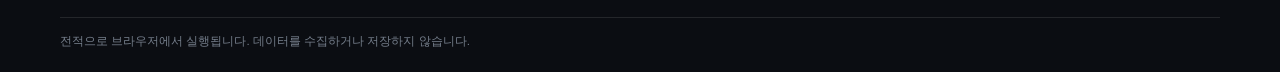
<file: ko/index.html>
<!DOCTYPE html>
<html lang="ko">
<head>
<meta charset="UTF-8">
<meta name="viewport" content="width=device-width, initial-scale=1.0">
<title>실 계산기 — 뜨개질에 필요한 실 볼 수 추정</title>
<meta name="description" content="무료 실 계산기. 작품 크기, 실의 굵기, 뜨개 패턴, 볼당 길이를 입력하면 작품에 필요한 실의 총량과 볼 수를 여유분까지 포함해 추정합니다. 스웨터, 담요, 목도리 등에 활용하세요. 모든 계산은 브라우저에서만 실행되며 데이터는 전송·저장되지 않습니다.">
<meta name="keywords" content="yarn calculator, yarn yardage calculator, how much yarn do i need, yarn estimator, knitting yarn calculator, crochet yarn calculator">
<meta name="robots" content="index, follow, max-snippet:-1, max-image-preview:large">
<meta name="theme-color" content="#8b5a3c">

<link rel="canonical" href="https://yarn.toolara.dev/ko/">
<link rel="alternate" hreflang="en" href="https://yarn.toolara.dev/">
<link rel="alternate" hreflang="zh-Hans" href="https://yarn.toolara.dev/zh/">
<link rel="alternate" hreflang="zh-Hant" href="https://yarn.toolara.dev/zh-tw/">
<link rel="alternate" hreflang="ja" href="https://yarn.toolara.dev/ja/">
<link rel="alternate" hreflang="ko" href="https://yarn.toolara.dev/ko/">
<link rel="alternate" hreflang="de" href="https://yarn.toolara.dev/de/">
<link rel="alternate" hreflang="ru" href="https://yarn.toolara.dev/ru/">
<link rel="alternate" hreflang="es" href="https://yarn.toolara.dev/es/">
<link rel="alternate" hreflang="x-default" href="https://yarn.toolara.dev/">

<meta property="og:type" content="website">
<meta property="og:title" content="실 계산기 — 뜨개질에 필요한 실 볼 수 추정">
<meta property="og:description" content="무료 실 계산기. 작품 크기, 실의 굵기, 뜨개 패턴, 볼당 길이를 입력하면 작품에 필요한 실의 총량과 볼 수를 여유분까지 포함해 추정합니다. 스웨터, 담요, 목도리 등에 활용하세요. 모든 계산은 브라우저에서만 실행되며 데이터는 전송·저장되지 않습니다.">
<meta property="og:url" content="https://yarn.toolara.dev/ko/">
<meta property="og:image" content="https://yarn.toolara.dev/og-image.png">
<meta property="og:image:width" content="1200">
<meta property="og:image:height" content="630">
<meta property="og:image:alt" content="실 계산기 — 뜨개질에 필요한 실 볼 수 추정">
<meta property="og:locale" content="ko_KR">
<meta name="twitter:card" content="summary_large_image">

<script type="application/ld+json">
{
  "@context": "https://schema.org",
  "@type": "WebApplication",
  "name": "실 계산기",
  "url": "https://yarn.toolara.dev/ko/",
  "applicationCategory": "UtilityApplication",
  "operatingSystem": "Any",
  "inLanguage": "ko",
  "description": "무료 실 계산기. 작품 크기, 실의 굵기, 뜨개 패턴, 볼당 길이를 입력하면 작품에 필요한 실의 총량과 볼 수를 여유분까지 포함해 추정합니다. 스웨터, 담요, 목도리 등에 활용하세요. 모든 계산은 브라우저에서만 실행되며 데이터는 전송·저장되지 않습니다.",
  "offers": { "@type": "Offer", "price": "0", "priceCurrency": "USD" }
}
</script>

<script>window.__FORCE_LANG__ = 'ko';</script>
<link rel="stylesheet" href="/css/style.css">
<style id="footer-groups-css">
.site-footer-grid{grid-template-columns:minmax(0,0.85fr) minmax(0,2.65fr)!important;gap:40px!important}
.site-footer-column:nth-child(2){grid-row:1/span 2!important}
.site-footer-column:nth-child(3){grid-column:1!important;grid-row:2!important}
.site-footer-explore{display:grid;grid-template-columns:repeat(3,minmax(0,1fr));gap:22px 20px;align-content:start}
.site-footer-group{min-width:0}
.site-footer-group-title{margin:0 0 9px;padding-bottom:8px;border-bottom:1px solid rgba(255,255,255,0.16);color:#f8fafc;font-size:0.7rem;font-weight:700;letter-spacing:0.06em;text-transform:uppercase;opacity:.75}
.site-footer-group .site-footer-links{display:grid!important;grid-template-columns:minmax(0,1fr)!important;gap:7px;font-size:0.85rem;line-height:1.4}
@media(max-width:960px){.site-footer-grid{grid-template-columns:1fr!important;gap:30px!important}
.site-footer-column:nth-child(2){grid-row:auto!important}.site-footer-column:nth-child(3){grid-column:auto!important;grid-row:auto!important}
.site-footer-explore{grid-template-columns:repeat(2,minmax(0,1fr))}}
</style>
<style id="fc-cloud-css">
/* Footer tool columns - Linear style (design v3-A) */
.site-footer-grid{grid-template-columns:1.05fr 1.35fr 1.35fr 0.55fr !important;gap:44px !important}
/* 覆盖子站旧版 nth-child 网格定位残留 */
.site-footer .site-footer-column:nth-child(2),.site-footer .site-footer-column:nth-child(3),.site-footer .site-footer-column:nth-child(4){grid-row:auto !important;grid-column:auto !important;display:block !important}
.site-footer .fa-h4{font-size:0.8rem;font-weight:600;color:#eceef0;margin:0 0 16px;letter-spacing:-0.005em}
.site-footer .fa-h4 .n{color:#565b63;font-weight:500;margin-left:6px;font-size:0.74rem}
.site-footer ul.fa-list{list-style:none;margin:0;padding:0;columns:2;column-gap:28px}
.site-footer ul.fa-list.single{columns:1}
.site-footer ul.fa-list li{margin-bottom:11px;break-inside:avoid}
.site-footer ul.fa-list a{font-size:0.8rem;color:#83898f;text-decoration:none;transition:color 0.12s;white-space:nowrap}
.site-footer ul.fa-list a:hover{color:#f0f2f4}
.site-footer ul.fa-list a .fa-new{color:#46a758;font-size:0.6rem;font-weight:700;letter-spacing:0.06em;margin-left:6px}
.site-footer .fa-contact{margin-top:18px}.site-footer .fa-contact-h{margin:42px 0 10px !important;color:#f8fafc;font-size:0.95rem;font-weight:650}
@media(max-width:960px){.site-footer-grid{grid-template-columns:1fr 1fr !important;gap:32px !important}}
@media(max-width:640px){.site-footer-grid{grid-template-columns:1fr !important;gap:26px !important}}
</style></head>
<body>
<header class="site-header"><div class="site-header-inner"><a class="site-brand" href="/" aria-label="yarn-tree-calculator"><span class="site-brand-mark" aria-hidden="true">YT</span><span class="site-brand-name" data-i18n="title"></span></a><nav class="site-nav" aria-label="Site navigation"><select id="langSelect" onchange="setLang(this.value)" aria-label="Language">
      <option value="en">English</option>
      <option value="zh">简体中文</option>
      <option value="zh-TW">繁體中文</option>
      <option value="ja">日本語</option>
      <option value="ko">한국어</option>
      <option value="de">Deutsch</option>
      <option value="ru">Русский</option>
      <option value="es">Español</option>
    </select></nav></div></header>


<header class="hero">

  <div class="hero-inner">
    <div class="hero-badge" data-i18n="heroBadge">🧶 뜨개질과 코바늘</div>
    <h1 data-i18n="title">실 계산기</h1>
    <p data-i18n="subtitle">스웨터, 담요, 목도리 등 모든 뜨개질 프로젝트에 필요한 실의 볼 수를 추정합니다.</p>
  </div>
</header>

<main class="wrap">
  <section class="card">
    <h2 class="visually-hidden" data-i18n="calcHeading">계산기</h2>

    <div class="row">
      <div>
        <label for="width" data-i18n="widthLabel">너비 (cm)</label>
        <input type="number" id="width" min="1" step="1" placeholder="50" inputmode="decimal">
      </div>
      <div>
        <label for="height" data-i18n="heightLabel">높이 (cm)</label>
        <input type="number" id="height" min="1" step="1" placeholder="60" inputmode="decimal">
      </div>
    </div>

    <label for="weight" data-i18n="weightLabel">실 굵기 (CYC 표준)</label>
    <select id="weight">
      <option value="lace" data-i18n="weightLace">0 — 레이스</option>
      <option value="superfine" data-i18n="weightSuperfine">1 — 극세 (양말)</option>
      <option value="fine" data-i18n="weightFine">2 — 가는 (스포츠)</option>
      <option value="light" data-i18n="weightLight">3 — 중간 (DK)</option>
      <option value="medium" selected data-i18n="weightMedium">4 — 중간굵기 (워스티드)</option>
      <option value="bulky" data-i18n="weightBulky">5 — 굵은 (청키)</option>
      <option value="superbulky" data-i18n="weightSuperbulky">6 — 극굵</option>
    </select>

    <label for="stitch" data-i18n="stitchLabel">뜨개 패턴</label>
    <select id="stitch">
      <option value="stockinette" selected data-i18n="stitchStockinette">메리야스 (평편)</option>
      <option value="garter" data-i18n="stitchGarter">가터 스티치</option>
      <option value="ribbing" data-i18n="stitchRibbing">고무뜨기 (1x1, 2x2)</option>
      <option value="seed" data-i18n="stitchSeed">씨앗뜨기</option>
      <option value="cable" data-i18n="stitchCable">케이블</option>
      <option value="brioche" data-i18n="stitchBrioche">브리오슈 / 피셔맨</option>
      <option value="lace" data-i18n="stitchLace">레이스 / 망사</option>
    </select>

    <label for="skeinYardage" data-i18n="skeinLabel">볼당 야드 (실 라벨 확인)</label>
    <input type="number" id="skeinYardage" min="10" step="10" placeholder="200" value="200" inputmode="decimal">

    <button class="calc" type="button" onclick="calculate()" data-i18n="calcBtn">필요한 실 계산</button>

    <div id="result" role="region" aria-live="polite">
      <div class="result-label" data-i18n="resultLabel">필요한 실은 약</div>
      <div class="yardage"><span id="totalYards">—</span></div>
      <div class="freq-note" id="skeinNote"></div>

      <div class="breakdown">
        <div class="bd-row"><span data-i18n="bdArea">프로젝트 면적</span><strong id="bdArea">—</strong></div>
        <div data-i18n="bdWeight">실 굵기</div>
        <div data-i18n="bdStitch">뜨개 패턴</div>
        <div data-i18n="bdBuffer">여유분 (10% 추가됨)</div>
        <div data-i18n="bdSkeins">구매할 볼 수</div>
      </div>
      <div class="result-disclaimer" data-i18n="resultDisclaimer">추정치입니다. 실제 사용량은 게이지, 장력, 개인 뜨개 습관에 따라 달라집니다. 안전을 위해 한 볼 더 구매하세요.</div>
    </div>
  </section>

  <section>
    <h2 data-i18n="whatIsTitle">실 사용량 추정 방법</h2>
    <p data-i18n="whatIsText">실 소비량은 세 가지 주요 요인에 따라 결정됩니다: 프로젝트 총 면적, 실의 굵기, 뜨개 패턴. 케이블이나 브리오슈처럼 촘촘하고 질감이 있는 패턴은 매끄러운 메리야스나 레이스보다 제곱센티미터당 훨씬 많은 실을 사용합니다.</p>
  </section>

  <section>
    <h2 data-i18n="weightsTitle">실 굵기 카테고리</h2>
    <table>
      <thead>
        <tr><th data-i18n="thCat">카테고리</th><th data-i18n="thName">일반 명칭</th><th data-i18n="thGauge">표준 게이지</th></tr>
      </thead>
      <tbody>
        <tr><td>0</td><td data-i18n="weightLaceName">레이스</td><td>33–40 <span data-i18n="gaugeUnit">코 / 10cm</span></td></tr>
        <tr><td>1</td><td data-i18n="weightSuperfineName">극세 (양말)</td><td>27–32 <span data-i18n="gaugeUnit">코 / 10cm</span></td></tr>
        <tr><td>2</td><td data-i18n="weightFineName">가는 (스포츠)</td><td>23–26 <span data-i18n="gaugeUnit">코 / 10cm</span></td></tr>
        <tr><td>3</td><td data-i18n="weightLightName">중간 (DK)</td><td>21–24 <span data-i18n="gaugeUnit">코 / 10cm</span></td></tr>
        <tr><td>4</td><td data-i18n="weightMediumName">중간굵기 (워스티드)</td><td>16–20 <span data-i18n="gaugeUnit">코 / 10cm</span></td></tr>
        <tr><td>5</td><td data-i18n="weightBulkyName">굵은 (청키)</td><td>12–15 <span data-i18n="gaugeUnit">코 / 10cm</span></td></tr>
        <tr><td>6</td><td data-i18n="weightSuperbulkyName">극굵</td><td>7–11 <span data-i18n="gaugeUnit">코 / 10cm</span></td></tr>
      </tbody>
    </table>
  </section>

  <section>
    <h2 data-i18n="patternsTitle">뜨개 패턴이 실 사용량에 미치는 영향</h2>
    <p data-i18n="patternsText">패턴에 따라 실 소비 속도가 크게 다릅니다. 메리야스 기준:</p>
    <ul>
      <li data-i18n="patGarter"><strong>가터 스티치:</strong> +5%</li>
      <li data-i18n="patRibbing"><strong>고무뜨기 (1x1, 2x2):</strong> +15%</li>
      <li data-i18n="patSeed"><strong>씨앗뜨기:</strong> +20%</li>
      <li data-i18n="patCable"><strong>케이블:</strong> +35%</li>
      <li data-i18n="patBrioche"><strong>브리오슈 / 피셔맨:</strong> +60%</li>
      <li data-i18n="patLace"><strong>레이스 / 망사:</strong> -15%</li>
    </ul>
  </section>

  <section>
    <h2 data-i18n="howToTitle">사용 방법</h2>
    <ol>
      <li data-i18n="howTo1">프로젝트의 완성 너비와 높이를 센티미터로 입력합니다.</li>
      <li data-i18n="howTo2">실 라벨을 확인하여 CYC 표준 카테고리에서 굵기를 선택합니다.</li>
      <li data-i18n="howTo3">프로젝트의 주요 뜨개 패턴을 선택합니다.</li>
      <li data-i18n="howTo4">실 라벨에 표시된 볼당 야드를 입력합니다 (브랜드마다 다름).</li>
      <li data-i18n="howTo5">"필요한 실 계산"을 클릭하면 총 야드와 구매할 볼 수가 표시됩니다.</li>
    </ol>
  </section>

  <section>
    <h2 data-i18n="faqTitle">자주 묻는 질문</h2>
    <h3 data-i18n="faq1q">스웨터 하나에 실이 얼마나 필요하나요?</h3>
    <p data-i18n="faq1a">성인 M 사이즈 스웨터는 중간굵기 실로 보통 1,200~1,800야드 필요합니다. 굵은 실은 800~1,200야드, 극세 실은 1,800~2,500야드입니다. 정확한 양은 사이즈, 길이, 패턴에 따라 다릅니다.</p>

    <h3 data-i18n="faq2q">실 한 볼은 몇 야드인가요?</h3>
    <p data-i18n="faq2a">브랜드와 굵기에 따라 크게 다릅니다. 일반적인 기준: 레이스 400~800, 극세 350~450, 스포츠 250~350, DK 200~300, 중간굵기 150~250, 굵은 100~150, 극굵 60~100야드/볼. 항상 라벨을 확인하세요.</p>

    <h3 data-i18n="faq3q">여유분을 추가해야 하나요?</h3>
    <p data-i18n="faq3a">네. 이 계산기는 이미 10% 여유분을 추가합니다. 전문 뜨개인은 특히 큰 프로젝트에서 같은 염색 로트의 실을 한 볼 더 구매할 것을 권장합니다. 중간에 부족해서 다른 로트를 사면 눈에 띄는 색 차이가 생길 수 있기 때문입니다.</p>

    <h3 data-i18n="faq4q">코바늘이 대바늘보다 실을 더 많이 쓰나요?</h3>
    <p data-i18n="faq4a">네, 같은 면적에서 일반적으로 25~30% 더 많이 사용합니다. 코바늘 코는 더 높고 촘촘합니다. 대바늘 패턴을 코바늘로 뜨려면 추정치에 약 30%를 더하세요.</p>

    <h3 data-i18n="faq5q">완성품이 예상보다 무거운 이유는?</h3>
    <p data-i18n="faq5a">흔한 원인: 예상보다 느슨하거나 빡빡한 게이지, 블로킹으로 천이 늘어남, 또는 예상보다 무거운 패턴. 패턴을 따르는 경우 항상 게이지 스와치를 뜨고 몇 단 후 실제 사용량과 비교하세요.</p>

    <div class="disclaimer" data-i18n="disclaimer"><strong>참고:</strong> 추정치입니다. 중요한 프로젝트의 경우 한 볼 더 구매하고 게이지 스와치를 떠서 실제 사용량을 확인하세요.</div>
  </section>
</main>

<footer class="footer site-footer">
<div class="site-footer-inner">
<div class="site-footer-grid"><section class="site-footer-column">
<a class="site-footer-wordmark" href="https://toolara.dev/" aria-label="toolara.dev">toolara<span class="tld">.dev</span></a>
<p class="site-footer-site-name" data-i18n="title">실 계산기</p>
<p class="site-footer-description" data-i18n="subtitle">스웨터, 담요, 목도리 등 모든 뜨개질 프로젝트에 필요한 실의 볼 수를 추정합니다.</p>
<h2 class="fa-contact-h">Contact</h2><p class="site-footer-contact fa-contact"><a href="mailto:hello@toolara.dev">hello@toolara.dev</a></p></section><section class="site-footer-column"><h4 class="fa-h4">Calculators <span class="n">14</span></h4><ul class="fa-list"><li><a href="https://gfr.toolara.dev/">GFR Calculator</a></li><li><a href="https://crcl.toolara.dev/">Cockcroft-Gault</a></li><li><a href="https://dc-pay.toolara.dev/">DC Paycheck</a></li><li><a href="https://salary.toolara.dev/">Salary to Hourly</a></li><li><a href="https://freelance.toolara.dev/">Freelance Rate</a></li><li><a href="https://subscriptions.toolara.dev/">Subscription Tracker</a></li><li><a href="https://etsy.toolara.dev/">Etsy Fees</a></li><li><a href="https://ebay.toolara.dev/">eBay Fees</a></li><li><a href="https://paypal.toolara.dev/">PayPal Fees</a></li><li><a href="https://roof.toolara.dev/">Roof Pitch</a></li><li><a href="https://deck.toolara.dev/">Deck Material</a></li><li><a href="https://calligraphy.toolara.dev/">Calligraphy Ink</a></li><li><a href="https://flytying.toolara.dev/">Fly Tying</a></li><li><a href="https://sourdough.toolara.dev/">Sourdough Hydration</a></li></ul></section><section class="site-footer-column"><h4 class="fa-h4">Generators <span class="n">14</span></h4><ul class="fa-list"><li><a href="https://humanize.toolara.dev/">AI Humanizer</a></li><li><a href="https://summarize.toolara.dev/">AI Summarizer</a></li><li><a href="https://emailreply.toolara.dev/">AI Email Reply</a></li><li><a href="https://coverletter.toolara.dev/">AI Cover Letter</a></li><li><a href="https://blogoutline.toolara.dev/">AI Blog Outline</a></li><li><a href="https://productcopy.toolara.dev/">AI Product Copy</a></li><li><a href="https://captions.toolara.dev/">AI Social Captions</a></li><li><a href="https://background.toolara.dev/">Background Remover</a></li><li><a href="https://creative.toolara.dev/">Creative Generator<span class="fa-new">NEW</span></a></li><li><a href="https://figurine.toolara.dev/">3D Figurine<span class="fa-new">NEW</span></a></li><li><a href="https://music.toolara.dev/">AI Music<span class="fa-new">NEW</span></a></li><li><a href="https://audio.toolara.dev/">AI Audio Tool<span class="fa-new">NEW</span></a></li><li><a href="https://invoices.toolara.dev/">Invoice Reminder</a></li><li><a href="https://podcast.toolara.dev/">Podcast Show Notes</a></li></ul></section><section class="site-footer-column"><h4 class="fa-h4">Other <span class="n">3</span></h4><ul class="fa-list single"><li><a href="https://blackfriday.toolara.dev/">Black Friday Countdown<span class="fa-new">NEW</span></a></li><li><a href="https://clocksgoback.toolara.dev/">Clocks Go Back</a></li><li><a href="https://devtools.toolara.dev/">Code Tools</a></li></ul></section></div>
<div class="site-footer-bottom"><p class="site-footer-privacy" data-i18n="footer">전적으로 브라우저에서 실행됩니다. 데이터를 수집하거나 저장하지 않습니다.</p></div>
</div>
</footer>

<script src="/js/i18n.js"></script>
<script src="/js/calculator.js"></script>
</body>
</html>
</file>
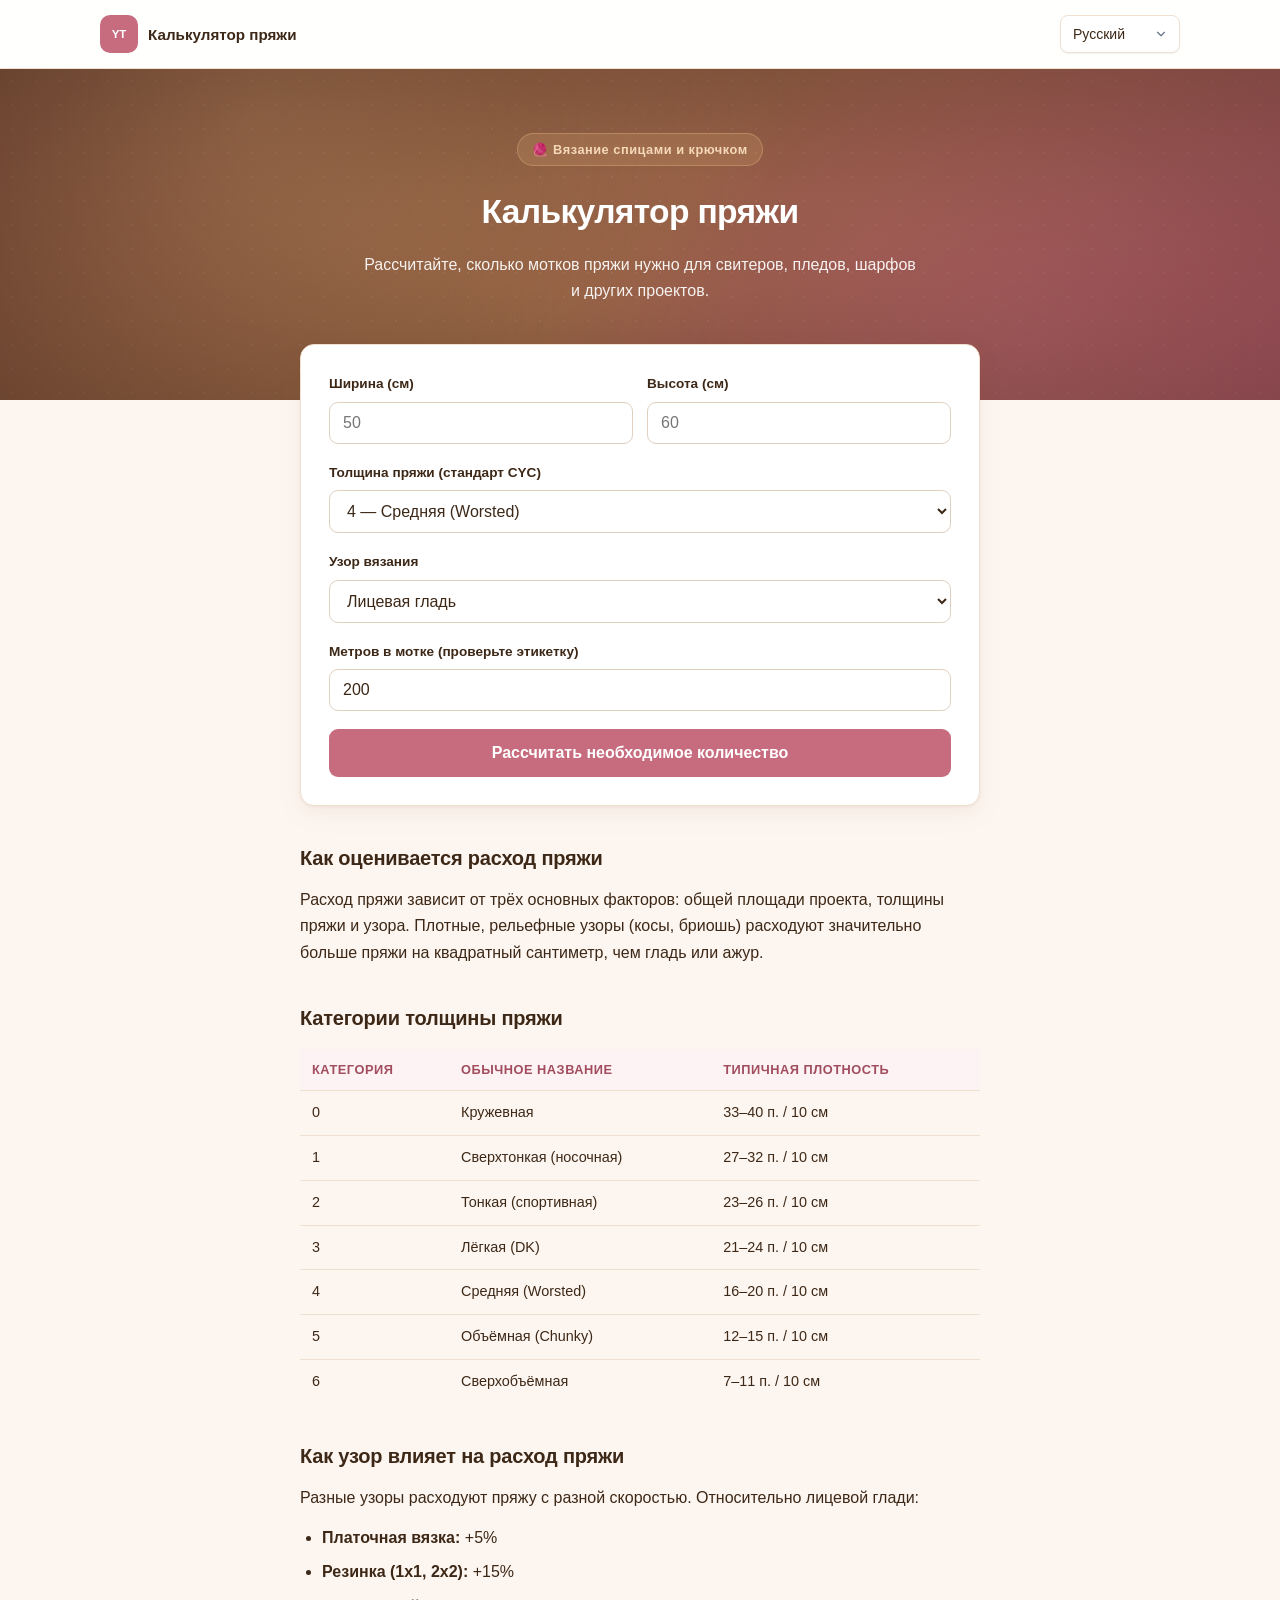
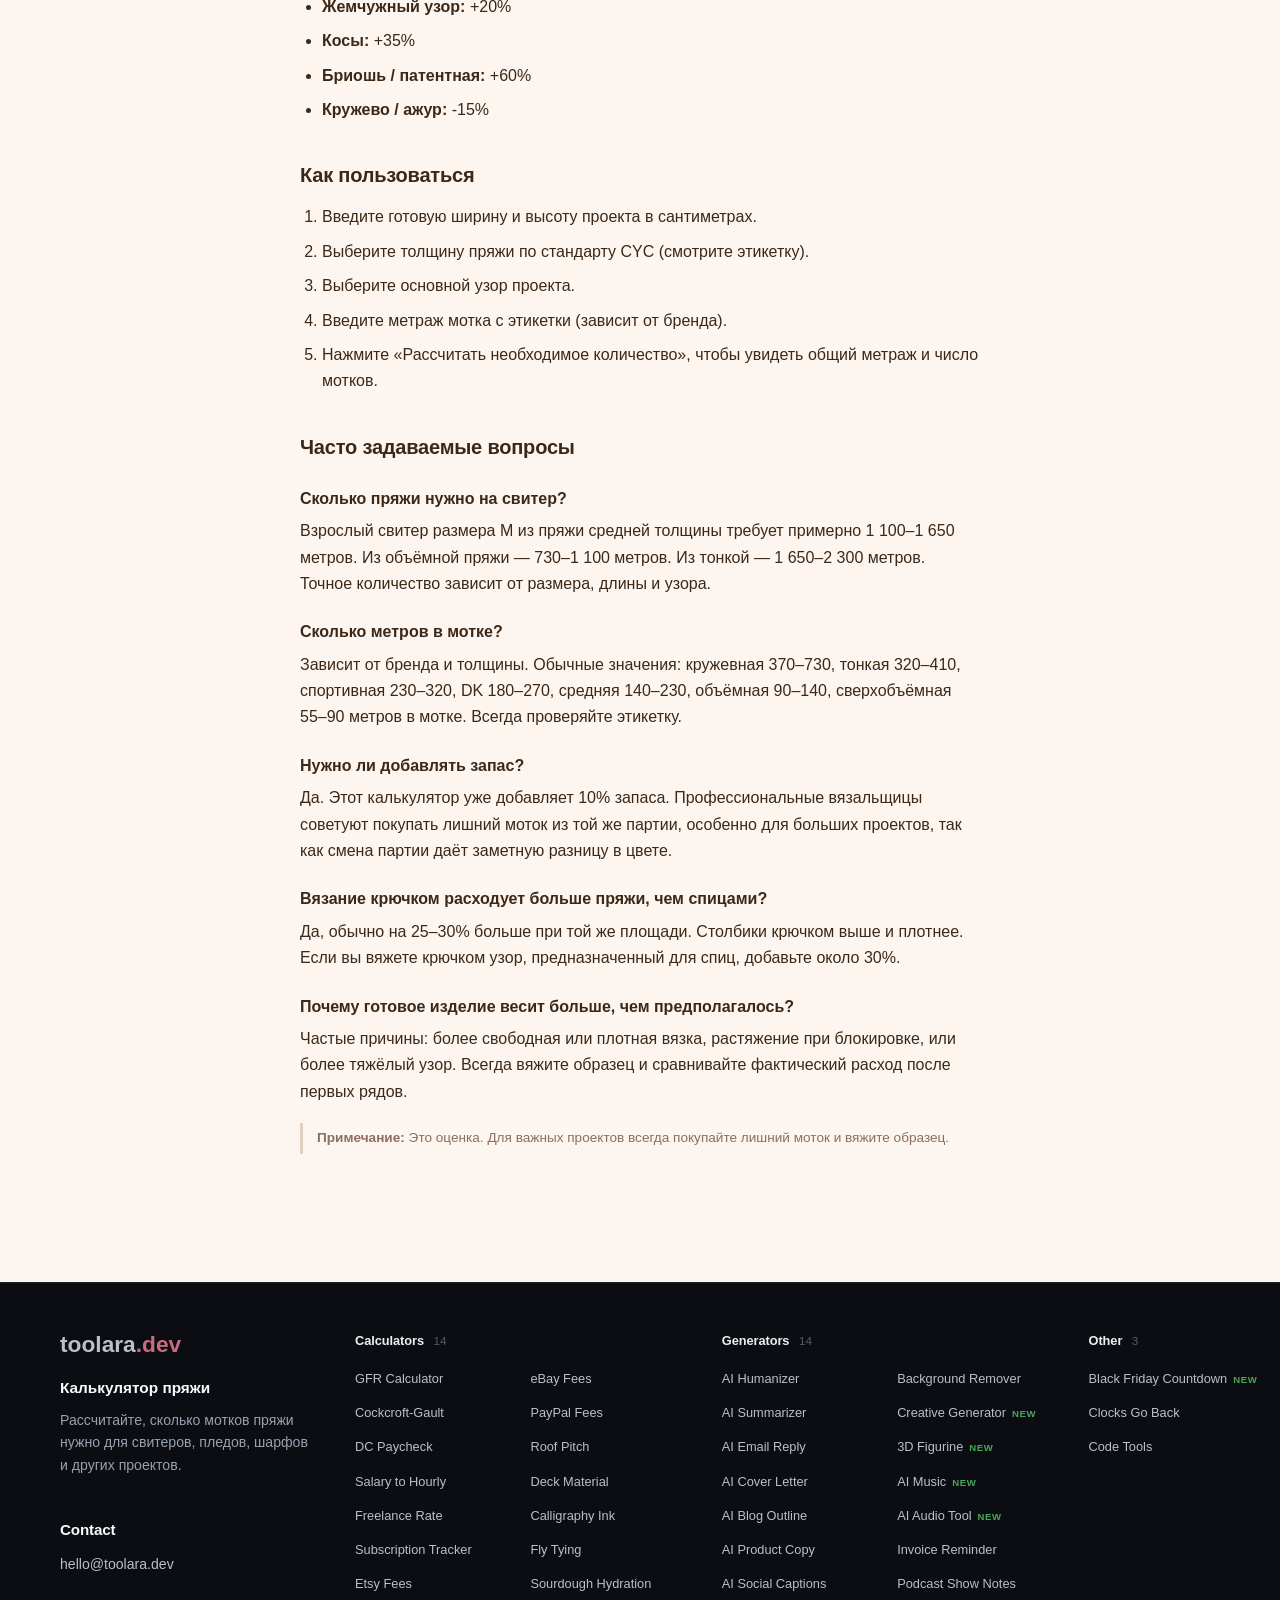
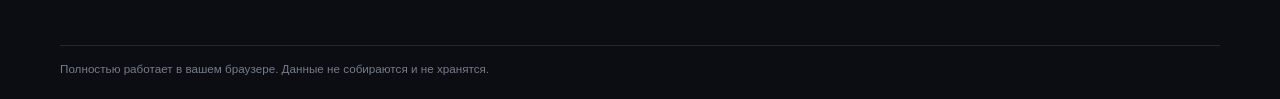
<file: ru/index.html>
<!DOCTYPE html>
<html lang="ru">
<head>
<meta charset="UTF-8">
<meta name="viewport" content="width=device-width, initial-scale=1.0">
<title>Калькулятор пряжи — расчёт мотков для вязания</title>
<meta name="description" content="Бесплатный калькулятор пряжи. Укажите размер проекта, толщину пряжи, узор и метраж мотка — калькулятор оценит расход пряжи и число мотков с запасом. Подходит для свитеров, пледов, шарфов. Всё считается в браузере, данные никуда не отправляются.">
<meta name="keywords" content="yarn calculator, yarn yardage calculator, how much yarn do i need, yarn estimator, knitting yarn calculator, crochet yarn calculator">
<meta name="robots" content="index, follow, max-snippet:-1, max-image-preview:large">
<meta name="theme-color" content="#8b5a3c">

<link rel="canonical" href="https://yarn.toolara.dev/ru/">
<link rel="alternate" hreflang="en" href="https://yarn.toolara.dev/">
<link rel="alternate" hreflang="zh-Hans" href="https://yarn.toolara.dev/zh/">
<link rel="alternate" hreflang="zh-Hant" href="https://yarn.toolara.dev/zh-tw/">
<link rel="alternate" hreflang="ja" href="https://yarn.toolara.dev/ja/">
<link rel="alternate" hreflang="ko" href="https://yarn.toolara.dev/ko/">
<link rel="alternate" hreflang="de" href="https://yarn.toolara.dev/de/">
<link rel="alternate" hreflang="ru" href="https://yarn.toolara.dev/ru/">
<link rel="alternate" hreflang="es" href="https://yarn.toolara.dev/es/">
<link rel="alternate" hreflang="x-default" href="https://yarn.toolara.dev/">

<meta property="og:type" content="website">
<meta property="og:title" content="Калькулятор пряжи — расчёт мотков для вязания">
<meta property="og:description" content="Бесплатный калькулятор пряжи. Укажите размер проекта, толщину пряжи, узор и метраж мотка — калькулятор оценит расход пряжи и число мотков с запасом. Подходит для свитеров, пледов, шарфов. Всё считается в браузере, данные никуда не отправляются.">
<meta property="og:url" content="https://yarn.toolara.dev/ru/">
<meta property="og:image" content="https://yarn.toolara.dev/og-image.png">
<meta property="og:image:width" content="1200">
<meta property="og:image:height" content="630">
<meta property="og:image:alt" content="Калькулятор пряжи — расчёт мотков для вязания">
<meta property="og:locale" content="ru_RU">
<meta name="twitter:card" content="summary_large_image">

<script type="application/ld+json">
{
  "@context": "https://schema.org",
  "@type": "WebApplication",
  "name": "Калькулятор пряжи",
  "url": "https://yarn.toolara.dev/ru/",
  "applicationCategory": "UtilityApplication",
  "operatingSystem": "Any",
  "inLanguage": "ru",
  "description": "Бесплатный калькулятор пряжи. Укажите размер проекта, толщину пряжи, узор и метраж мотка — калькулятор оценит расход пряжи и число мотков с запасом. Подходит для свитеров, пледов, шарфов. Всё считается в браузере, данные никуда не отправляются.",
  "offers": { "@type": "Offer", "price": "0", "priceCurrency": "USD" }
}
</script>

<script>window.__FORCE_LANG__ = 'ru';</script>
<link rel="stylesheet" href="/css/style.css">
<style id="footer-groups-css">
.site-footer-grid{grid-template-columns:minmax(0,0.85fr) minmax(0,2.65fr)!important;gap:40px!important}
.site-footer-column:nth-child(2){grid-row:1/span 2!important}
.site-footer-column:nth-child(3){grid-column:1!important;grid-row:2!important}
.site-footer-explore{display:grid;grid-template-columns:repeat(3,minmax(0,1fr));gap:22px 20px;align-content:start}
.site-footer-group{min-width:0}
.site-footer-group-title{margin:0 0 9px;padding-bottom:8px;border-bottom:1px solid rgba(255,255,255,0.16);color:#f8fafc;font-size:0.7rem;font-weight:700;letter-spacing:0.06em;text-transform:uppercase;opacity:.75}
.site-footer-group .site-footer-links{display:grid!important;grid-template-columns:minmax(0,1fr)!important;gap:7px;font-size:0.85rem;line-height:1.4}
@media(max-width:960px){.site-footer-grid{grid-template-columns:1fr!important;gap:30px!important}
.site-footer-column:nth-child(2){grid-row:auto!important}.site-footer-column:nth-child(3){grid-column:auto!important;grid-row:auto!important}
.site-footer-explore{grid-template-columns:repeat(2,minmax(0,1fr))}}
</style>
<style id="fc-cloud-css">
/* Footer tool columns - Linear style (design v3-A) */
.site-footer-grid{grid-template-columns:1.05fr 1.35fr 1.35fr 0.55fr !important;gap:44px !important}
/* 覆盖子站旧版 nth-child 网格定位残留 */
.site-footer .site-footer-column:nth-child(2),.site-footer .site-footer-column:nth-child(3),.site-footer .site-footer-column:nth-child(4){grid-row:auto !important;grid-column:auto !important;display:block !important}
.site-footer .fa-h4{font-size:0.8rem;font-weight:600;color:#eceef0;margin:0 0 16px;letter-spacing:-0.005em}
.site-footer .fa-h4 .n{color:#565b63;font-weight:500;margin-left:6px;font-size:0.74rem}
.site-footer ul.fa-list{list-style:none;margin:0;padding:0;columns:2;column-gap:28px}
.site-footer ul.fa-list.single{columns:1}
.site-footer ul.fa-list li{margin-bottom:11px;break-inside:avoid}
.site-footer ul.fa-list a{font-size:0.8rem;color:#83898f;text-decoration:none;transition:color 0.12s;white-space:nowrap}
.site-footer ul.fa-list a:hover{color:#f0f2f4}
.site-footer ul.fa-list a .fa-new{color:#46a758;font-size:0.6rem;font-weight:700;letter-spacing:0.06em;margin-left:6px}
.site-footer .fa-contact{margin-top:18px}.site-footer .fa-contact-h{margin:42px 0 10px !important;color:#f8fafc;font-size:0.95rem;font-weight:650}
@media(max-width:960px){.site-footer-grid{grid-template-columns:1fr 1fr !important;gap:32px !important}}
@media(max-width:640px){.site-footer-grid{grid-template-columns:1fr !important;gap:26px !important}}
</style></head>
<body>
<header class="site-header"><div class="site-header-inner"><a class="site-brand" href="/" aria-label="yarn-tree-calculator"><span class="site-brand-mark" aria-hidden="true">YT</span><span class="site-brand-name" data-i18n="title"></span></a><nav class="site-nav" aria-label="Site navigation"><select id="langSelect" onchange="setLang(this.value)" aria-label="Language">
      <option value="en">English</option>
      <option value="zh">简体中文</option>
      <option value="zh-TW">繁體中文</option>
      <option value="ja">日本語</option>
      <option value="ko">한국어</option>
      <option value="de">Deutsch</option>
      <option value="ru">Русский</option>
      <option value="es">Español</option>
    </select></nav></div></header>


<header class="hero">

  <div class="hero-inner">
    <div class="hero-badge" data-i18n="heroBadge">🧶 Вязание спицами и крючком</div>
    <h1 data-i18n="title">Калькулятор пряжи</h1>
    <p data-i18n="subtitle">Рассчитайте, сколько мотков пряжи нужно для свитеров, пледов, шарфов и других проектов.</p>
  </div>
</header>

<main class="wrap">
  <section class="card">
    <h2 class="visually-hidden" data-i18n="calcHeading">Калькулятор</h2>

    <div class="row">
      <div>
        <label for="width" data-i18n="widthLabel">Ширина (см)</label>
        <input type="number" id="width" min="1" step="1" placeholder="50" inputmode="decimal">
      </div>
      <div>
        <label for="height" data-i18n="heightLabel">Высота (см)</label>
        <input type="number" id="height" min="1" step="1" placeholder="60" inputmode="decimal">
      </div>
    </div>

    <label for="weight" data-i18n="weightLabel">Толщина пряжи (стандарт CYC)</label>
    <select id="weight">
      <option value="lace" data-i18n="weightLace">0 — Кружевная</option>
      <option value="superfine" data-i18n="weightSuperfine">1 — Сверхтонкая (носочная)</option>
      <option value="fine" data-i18n="weightFine">2 — Тонкая (спортивная)</option>
      <option value="light" data-i18n="weightLight">3 — Лёгкая (DK)</option>
      <option value="medium" selected data-i18n="weightMedium">4 — Средняя (Worsted)</option>
      <option value="bulky" data-i18n="weightBulky">5 — Объёмная (Chunky)</option>
      <option value="superbulky" data-i18n="weightSuperbulky">6 — Сверхобъёмная</option>
    </select>

    <label for="stitch" data-i18n="stitchLabel">Узор вязания</label>
    <select id="stitch">
      <option value="stockinette" selected data-i18n="stitchStockinette">Лицевая гладь</option>
      <option value="garter" data-i18n="stitchGarter">Платочная вязка</option>
      <option value="ribbing" data-i18n="stitchRibbing">Резинка (1x1, 2x2)</option>
      <option value="seed" data-i18n="stitchSeed">Жемчужный узор</option>
      <option value="cable" data-i18n="stitchCable">Косы</option>
      <option value="brioche" data-i18n="stitchBrioche">Бриошь / патентная</option>
      <option value="lace" data-i18n="stitchLace">Кружево / ажур</option>
    </select>

    <label for="skeinYardage" data-i18n="skeinLabel">Метров в мотке (проверьте этикетку)</label>
    <input type="number" id="skeinYardage" min="10" step="10" placeholder="200" value="200" inputmode="decimal">

    <button class="calc" type="button" onclick="calculate()" data-i18n="calcBtn">Рассчитать необходимое количество</button>

    <div id="result" role="region" aria-live="polite">
      <div class="result-label" data-i18n="resultLabel">Вам понадобится примерно</div>
      <div class="yardage"><span id="totalYards">—</span></div>
      <div class="freq-note" id="skeinNote"></div>

      <div class="breakdown">
        <div class="bd-row"><span data-i18n="bdArea">Площадь проекта</span><strong id="bdArea">—</strong></div>
        <div data-i18n="bdWeight">Толщина пряжи</div>
        <div data-i18n="bdStitch">Узор</div>
        <div data-i18n="bdBuffer">Запас (добавлено 10%)</div>
        <div data-i18n="bdSkeins">Купить мотков</div>
      </div>
      <div class="result-disclaimer" data-i18n="resultDisclaimer">Только оценка. Фактический расход зависит от плотности, натяжения и индивидуального стиля. Всегда покупайте лишний моток.</div>
    </div>
  </section>

  <section>
    <h2 data-i18n="whatIsTitle">Как оценивается расход пряжи</h2>
    <p data-i18n="whatIsText">Расход пряжи зависит от трёх основных факторов: общей площади проекта, толщины пряжи и узора. Плотные, рельефные узоры (косы, бриошь) расходуют значительно больше пряжи на квадратный сантиметр, чем гладь или ажур.</p>
  </section>

  <section>
    <h2 data-i18n="weightsTitle">Категории толщины пряжи</h2>
    <table>
      <thead>
        <tr><th data-i18n="thCat">Категория</th><th data-i18n="thName">Обычное название</th><th data-i18n="thGauge">Типичная плотность</th></tr>
      </thead>
      <tbody>
        <tr><td>0</td><td data-i18n="weightLaceName">Кружевная</td><td>33–40 <span data-i18n="gaugeUnit">п. / 10 см</span></td></tr>
        <tr><td>1</td><td data-i18n="weightSuperfineName">Сверхтонкая (носочная)</td><td>27–32 <span data-i18n="gaugeUnit">п. / 10 см</span></td></tr>
        <tr><td>2</td><td data-i18n="weightFineName">Тонкая (спортивная)</td><td>23–26 <span data-i18n="gaugeUnit">п. / 10 см</span></td></tr>
        <tr><td>3</td><td data-i18n="weightLightName">Лёгкая (DK)</td><td>21–24 <span data-i18n="gaugeUnit">п. / 10 см</span></td></tr>
        <tr><td>4</td><td data-i18n="weightMediumName">Средняя (Worsted)</td><td>16–20 <span data-i18n="gaugeUnit">п. / 10 см</span></td></tr>
        <tr><td>5</td><td data-i18n="weightBulkyName">Объёмная (Chunky)</td><td>12–15 <span data-i18n="gaugeUnit">п. / 10 см</span></td></tr>
        <tr><td>6</td><td data-i18n="weightSuperbulkyName">Сверхобъёмная</td><td>7–11 <span data-i18n="gaugeUnit">п. / 10 см</span></td></tr>
      </tbody>
    </table>
  </section>

  <section>
    <h2 data-i18n="patternsTitle">Как узор влияет на расход пряжи</h2>
    <p data-i18n="patternsText">Разные узоры расходуют пряжу с разной скоростью. Относительно лицевой глади:</p>
    <ul>
      <li data-i18n="patGarter"><strong>Платочная вязка:</strong> +5%</li>
      <li data-i18n="patRibbing"><strong>Резинка (1x1, 2x2):</strong> +15%</li>
      <li data-i18n="patSeed"><strong>Жемчужный узор:</strong> +20%</li>
      <li data-i18n="patCable"><strong>Косы:</strong> +35%</li>
      <li data-i18n="patBrioche"><strong>Бриошь / патентная:</strong> +60%</li>
      <li data-i18n="patLace"><strong>Кружево / ажур:</strong> -15%</li>
    </ul>
  </section>

  <section>
    <h2 data-i18n="howToTitle">Как пользоваться</h2>
    <ol>
      <li data-i18n="howTo1">Введите готовую ширину и высоту проекта в сантиметрах.</li>
      <li data-i18n="howTo2">Выберите толщину пряжи по стандарту CYC (смотрите этикетку).</li>
      <li data-i18n="howTo3">Выберите основной узор проекта.</li>
      <li data-i18n="howTo4">Введите метраж мотка с этикетки (зависит от бренда).</li>
      <li data-i18n="howTo5">Нажмите «Рассчитать необходимое количество», чтобы увидеть общий метраж и число мотков.</li>
    </ol>
  </section>

  <section>
    <h2 data-i18n="faqTitle">Часто задаваемые вопросы</h2>
    <h3 data-i18n="faq1q">Сколько пряжи нужно на свитер?</h3>
    <p data-i18n="faq1a">Взрослый свитер размера M из пряжи средней толщины требует примерно 1 100–1 650 метров. Из объёмной пряжи — 730–1 100 метров. Из тонкой — 1 650–2 300 метров. Точное количество зависит от размера, длины и узора.</p>

    <h3 data-i18n="faq2q">Сколько метров в мотке?</h3>
    <p data-i18n="faq2a">Зависит от бренда и толщины. Обычные значения: кружевная 370–730, тонкая 320–410, спортивная 230–320, DK 180–270, средняя 140–230, объёмная 90–140, сверхобъёмная 55–90 метров в мотке. Всегда проверяйте этикетку.</p>

    <h3 data-i18n="faq3q">Нужно ли добавлять запас?</h3>
    <p data-i18n="faq3a">Да. Этот калькулятор уже добавляет 10% запаса. Профессиональные вязальщицы советуют покупать лишний моток из той же партии, особенно для больших проектов, так как смена партии даёт заметную разницу в цвете.</p>

    <h3 data-i18n="faq4q">Вязание крючком расходует больше пряжи, чем спицами?</h3>
    <p data-i18n="faq4a">Да, обычно на 25–30% больше при той же площади. Столбики крючком выше и плотнее. Если вы вяжете крючком узор, предназначенный для спиц, добавьте около 30%.</p>

    <h3 data-i18n="faq5q">Почему готовое изделие весит больше, чем предполагалось?</h3>
    <p data-i18n="faq5a">Частые причины: более свободная или плотная вязка, растяжение при блокировке, или более тяжёлый узор. Всегда вяжите образец и сравнивайте фактический расход после первых рядов.</p>

    <div class="disclaimer" data-i18n="disclaimer"><strong>Примечание:</strong> Это оценка. Для важных проектов всегда покупайте лишний моток и вяжите образец.</div>
  </section>
</main>

<footer class="footer site-footer">
<div class="site-footer-inner">
<div class="site-footer-grid"><section class="site-footer-column">
<a class="site-footer-wordmark" href="https://toolara.dev/" aria-label="toolara.dev">toolara<span class="tld">.dev</span></a>
<p class="site-footer-site-name" data-i18n="title">Калькулятор пряжи</p>
<p class="site-footer-description" data-i18n="subtitle">Рассчитайте, сколько мотков пряжи нужно для свитеров, пледов, шарфов и других проектов.</p>
<h2 class="fa-contact-h">Contact</h2><p class="site-footer-contact fa-contact"><a href="mailto:hello@toolara.dev">hello@toolara.dev</a></p></section><section class="site-footer-column"><h4 class="fa-h4">Calculators <span class="n">14</span></h4><ul class="fa-list"><li><a href="https://gfr.toolara.dev/">GFR Calculator</a></li><li><a href="https://crcl.toolara.dev/">Cockcroft-Gault</a></li><li><a href="https://dc-pay.toolara.dev/">DC Paycheck</a></li><li><a href="https://salary.toolara.dev/">Salary to Hourly</a></li><li><a href="https://freelance.toolara.dev/">Freelance Rate</a></li><li><a href="https://subscriptions.toolara.dev/">Subscription Tracker</a></li><li><a href="https://etsy.toolara.dev/">Etsy Fees</a></li><li><a href="https://ebay.toolara.dev/">eBay Fees</a></li><li><a href="https://paypal.toolara.dev/">PayPal Fees</a></li><li><a href="https://roof.toolara.dev/">Roof Pitch</a></li><li><a href="https://deck.toolara.dev/">Deck Material</a></li><li><a href="https://calligraphy.toolara.dev/">Calligraphy Ink</a></li><li><a href="https://flytying.toolara.dev/">Fly Tying</a></li><li><a href="https://sourdough.toolara.dev/">Sourdough Hydration</a></li></ul></section><section class="site-footer-column"><h4 class="fa-h4">Generators <span class="n">14</span></h4><ul class="fa-list"><li><a href="https://humanize.toolara.dev/">AI Humanizer</a></li><li><a href="https://summarize.toolara.dev/">AI Summarizer</a></li><li><a href="https://emailreply.toolara.dev/">AI Email Reply</a></li><li><a href="https://coverletter.toolara.dev/">AI Cover Letter</a></li><li><a href="https://blogoutline.toolara.dev/">AI Blog Outline</a></li><li><a href="https://productcopy.toolara.dev/">AI Product Copy</a></li><li><a href="https://captions.toolara.dev/">AI Social Captions</a></li><li><a href="https://background.toolara.dev/">Background Remover</a></li><li><a href="https://creative.toolara.dev/">Creative Generator<span class="fa-new">NEW</span></a></li><li><a href="https://figurine.toolara.dev/">3D Figurine<span class="fa-new">NEW</span></a></li><li><a href="https://music.toolara.dev/">AI Music<span class="fa-new">NEW</span></a></li><li><a href="https://audio.toolara.dev/">AI Audio Tool<span class="fa-new">NEW</span></a></li><li><a href="https://invoices.toolara.dev/">Invoice Reminder</a></li><li><a href="https://podcast.toolara.dev/">Podcast Show Notes</a></li></ul></section><section class="site-footer-column"><h4 class="fa-h4">Other <span class="n">3</span></h4><ul class="fa-list single"><li><a href="https://blackfriday.toolara.dev/">Black Friday Countdown<span class="fa-new">NEW</span></a></li><li><a href="https://clocksgoback.toolara.dev/">Clocks Go Back</a></li><li><a href="https://devtools.toolara.dev/">Code Tools</a></li></ul></section></div>
<div class="site-footer-bottom"><p class="site-footer-privacy" data-i18n="footer">Полностью работает в вашем браузере. Данные не собираются и не хранятся.</p></div>
</div>
</footer>

<script src="/js/i18n.js"></script>
<script src="/js/calculator.js"></script>
</body>
</html>
</file>
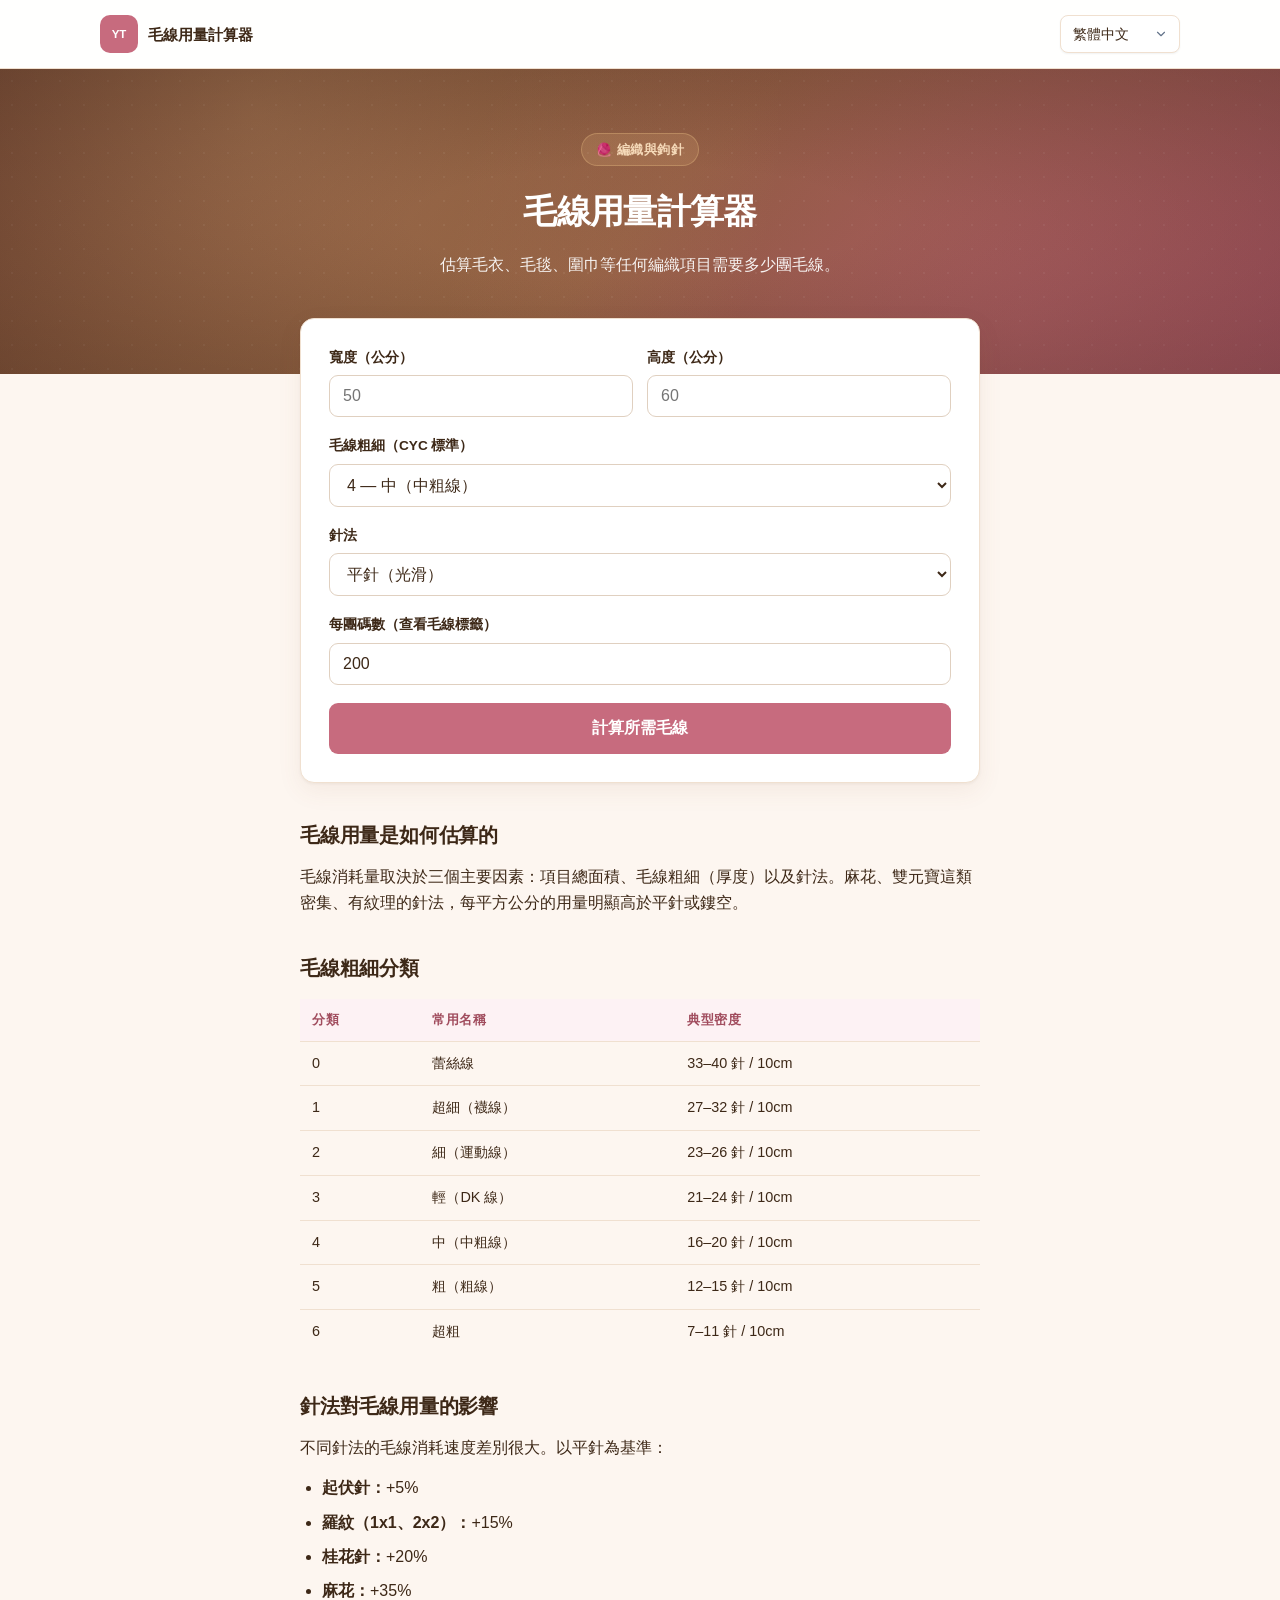
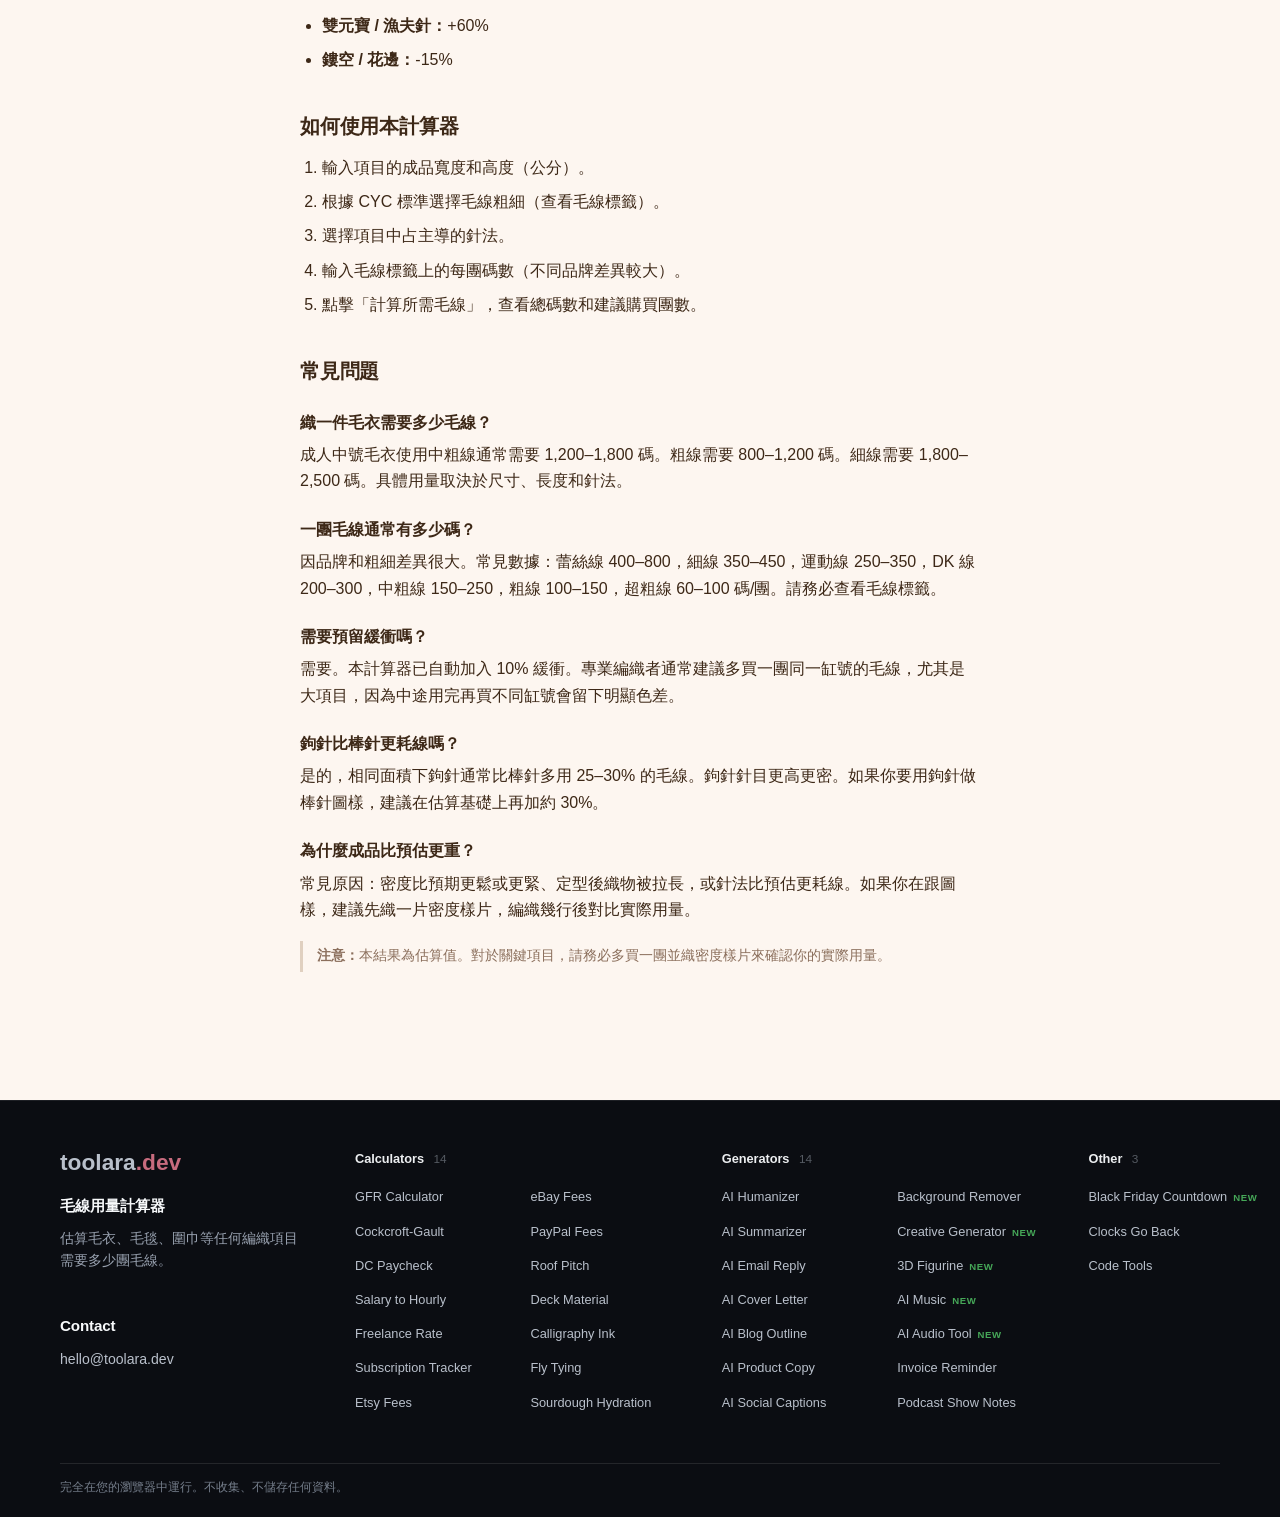
<file: zh-tw/index.html>
<!DOCTYPE html>
<html lang="zh-Hant">
<head>
<meta charset="UTF-8">
<meta name="viewport" content="width=device-width, initial-scale=1.0">
<title>毛線用量計算器 — 編織項目所需團數估算</title>
<meta name="description" content="免費線上毛線用量計算器。輸入項目尺寸、毛線粗細、針法花樣與每團毛線的長度，估算完成整個編織項目所需的毛線總量與團數（已含損耗餘量）。適用於毛衣、毛毯、圍巾等各種項目。計算全程在瀏覽器本機完成，不上傳不儲存。">
<meta name="keywords" content="yarn calculator, yarn yardage calculator, how much yarn do i need, yarn estimator, knitting yarn calculator, crochet yarn calculator">
<meta name="robots" content="index, follow, max-snippet:-1, max-image-preview:large">
<meta name="theme-color" content="#8b5a3c">

<link rel="canonical" href="https://yarn.toolara.dev/zh-tw/">
<link rel="alternate" hreflang="en" href="https://yarn.toolara.dev/">
<link rel="alternate" hreflang="zh-Hans" href="https://yarn.toolara.dev/zh/">
<link rel="alternate" hreflang="zh-Hant" href="https://yarn.toolara.dev/zh-tw/">
<link rel="alternate" hreflang="ja" href="https://yarn.toolara.dev/ja/">
<link rel="alternate" hreflang="ko" href="https://yarn.toolara.dev/ko/">
<link rel="alternate" hreflang="de" href="https://yarn.toolara.dev/de/">
<link rel="alternate" hreflang="ru" href="https://yarn.toolara.dev/ru/">
<link rel="alternate" hreflang="es" href="https://yarn.toolara.dev/es/">
<link rel="alternate" hreflang="x-default" href="https://yarn.toolara.dev/">

<meta property="og:type" content="website">
<meta property="og:title" content="毛線用量計算器 — 編織項目所需團數估算">
<meta property="og:description" content="免費線上毛線用量計算器。輸入項目尺寸、毛線粗細、針法花樣與每團毛線的長度，估算完成整個編織項目所需的毛線總量與團數（已含損耗餘量）。適用於毛衣、毛毯、圍巾等各種項目。計算全程在瀏覽器本機完成，不上傳不儲存。">
<meta property="og:url" content="https://yarn.toolara.dev/zh-tw/">
<meta property="og:image" content="https://yarn.toolara.dev/og-image.png">
<meta property="og:image:width" content="1200">
<meta property="og:image:height" content="630">
<meta property="og:image:alt" content="毛線用量計算器 — 編織項目所需團數估算">
<meta property="og:locale" content="zh_TW">
<meta name="twitter:card" content="summary_large_image">

<script type="application/ld+json">
{
  "@context": "https://schema.org",
  "@type": "WebApplication",
  "name": "毛線用量計算器",
  "url": "https://yarn.toolara.dev/zh-tw/",
  "applicationCategory": "UtilityApplication",
  "operatingSystem": "Any",
  "inLanguage": "zh-Hant",
  "description": "免費線上毛線用量計算器。輸入項目尺寸、毛線粗細、針法花樣與每團毛線的長度，估算完成整個編織項目所需的毛線總量與團數（已含損耗餘量）。適用於毛衣、毛毯、圍巾等各種項目。計算全程在瀏覽器本機完成，不上傳不儲存。",
  "offers": { "@type": "Offer", "price": "0", "priceCurrency": "USD" }
}
</script>

<script>window.__FORCE_LANG__ = 'zh-TW';</script>
<link rel="stylesheet" href="/css/style.css">
<style id="footer-groups-css">
.site-footer-grid{grid-template-columns:minmax(0,0.85fr) minmax(0,2.65fr)!important;gap:40px!important}
.site-footer-column:nth-child(2){grid-row:1/span 2!important}
.site-footer-column:nth-child(3){grid-column:1!important;grid-row:2!important}
.site-footer-explore{display:grid;grid-template-columns:repeat(3,minmax(0,1fr));gap:22px 20px;align-content:start}
.site-footer-group{min-width:0}
.site-footer-group-title{margin:0 0 9px;padding-bottom:8px;border-bottom:1px solid rgba(255,255,255,0.16);color:#f8fafc;font-size:0.7rem;font-weight:700;letter-spacing:0.06em;text-transform:uppercase;opacity:.75}
.site-footer-group .site-footer-links{display:grid!important;grid-template-columns:minmax(0,1fr)!important;gap:7px;font-size:0.85rem;line-height:1.4}
@media(max-width:960px){.site-footer-grid{grid-template-columns:1fr!important;gap:30px!important}
.site-footer-column:nth-child(2){grid-row:auto!important}.site-footer-column:nth-child(3){grid-column:auto!important;grid-row:auto!important}
.site-footer-explore{grid-template-columns:repeat(2,minmax(0,1fr))}}
</style>
<style id="fc-cloud-css">
/* Footer tool columns - Linear style (design v3-A) */
.site-footer-grid{grid-template-columns:1.05fr 1.35fr 1.35fr 0.55fr !important;gap:44px !important}
/* 覆盖子站旧版 nth-child 网格定位残留 */
.site-footer .site-footer-column:nth-child(2),.site-footer .site-footer-column:nth-child(3),.site-footer .site-footer-column:nth-child(4){grid-row:auto !important;grid-column:auto !important;display:block !important}
.site-footer .fa-h4{font-size:0.8rem;font-weight:600;color:#eceef0;margin:0 0 16px;letter-spacing:-0.005em}
.site-footer .fa-h4 .n{color:#565b63;font-weight:500;margin-left:6px;font-size:0.74rem}
.site-footer ul.fa-list{list-style:none;margin:0;padding:0;columns:2;column-gap:28px}
.site-footer ul.fa-list.single{columns:1}
.site-footer ul.fa-list li{margin-bottom:11px;break-inside:avoid}
.site-footer ul.fa-list a{font-size:0.8rem;color:#83898f;text-decoration:none;transition:color 0.12s;white-space:nowrap}
.site-footer ul.fa-list a:hover{color:#f0f2f4}
.site-footer ul.fa-list a .fa-new{color:#46a758;font-size:0.6rem;font-weight:700;letter-spacing:0.06em;margin-left:6px}
.site-footer .fa-contact{margin-top:18px}.site-footer .fa-contact-h{margin:42px 0 10px !important;color:#f8fafc;font-size:0.95rem;font-weight:650}
@media(max-width:960px){.site-footer-grid{grid-template-columns:1fr 1fr !important;gap:32px !important}}
@media(max-width:640px){.site-footer-grid{grid-template-columns:1fr !important;gap:26px !important}}
</style></head>
<body>
<header class="site-header"><div class="site-header-inner"><a class="site-brand" href="/" aria-label="yarn-tree-calculator"><span class="site-brand-mark" aria-hidden="true">YT</span><span class="site-brand-name" data-i18n="title"></span></a><nav class="site-nav" aria-label="Site navigation"><select id="langSelect" onchange="setLang(this.value)" aria-label="Language">
      <option value="en">English</option>
      <option value="zh">简体中文</option>
      <option value="zh-TW">繁體中文</option>
      <option value="ja">日本語</option>
      <option value="ko">한국어</option>
      <option value="de">Deutsch</option>
      <option value="ru">Русский</option>
      <option value="es">Español</option>
    </select></nav></div></header>


<header class="hero">

  <div class="hero-inner">
    <div class="hero-badge" data-i18n="heroBadge">🧶 編織與鉤針</div>
    <h1 data-i18n="title">毛線用量計算器</h1>
    <p data-i18n="subtitle">估算毛衣、毛毯、圍巾等任何編織項目需要多少團毛線。</p>
  </div>
</header>

<main class="wrap">
  <section class="card">
    <h2 class="visually-hidden" data-i18n="calcHeading">計算器</h2>

    <div class="row">
      <div>
        <label for="width" data-i18n="widthLabel">寬度（公分）</label>
        <input type="number" id="width" min="1" step="1" placeholder="50" inputmode="decimal">
      </div>
      <div>
        <label for="height" data-i18n="heightLabel">高度（公分）</label>
        <input type="number" id="height" min="1" step="1" placeholder="60" inputmode="decimal">
      </div>
    </div>

    <label for="weight" data-i18n="weightLabel">毛線粗細（CYC 標準）</label>
    <select id="weight">
      <option value="lace" data-i18n="weightLace">0 — 蕾絲線</option>
      <option value="superfine" data-i18n="weightSuperfine">1 — 超細（襪線）</option>
      <option value="fine" data-i18n="weightFine">2 — 細（運動線）</option>
      <option value="light" data-i18n="weightLight">3 — 輕（DK 線）</option>
      <option value="medium" selected data-i18n="weightMedium">4 — 中（中粗線）</option>
      <option value="bulky" data-i18n="weightBulky">5 — 粗（粗線）</option>
      <option value="superbulky" data-i18n="weightSuperbulky">6 — 超粗</option>
    </select>

    <label for="stitch" data-i18n="stitchLabel">針法</label>
    <select id="stitch">
      <option value="stockinette" selected data-i18n="stitchStockinette">平針（光滑）</option>
      <option value="garter" data-i18n="stitchGarter">起伏針</option>
      <option value="ribbing" data-i18n="stitchRibbing">羅紋（1x1、2x2）</option>
      <option value="seed" data-i18n="stitchSeed">桂花針</option>
      <option value="cable" data-i18n="stitchCable">麻花</option>
      <option value="brioche" data-i18n="stitchBrioche">雙元寶 / 漁夫針</option>
      <option value="lace" data-i18n="stitchLace">鏤空 / 花邊</option>
    </select>

    <label for="skeinYardage" data-i18n="skeinLabel">每團碼數（查看毛線標籤）</label>
    <input type="number" id="skeinYardage" min="10" step="10" placeholder="200" value="200" inputmode="decimal">

    <button class="calc" type="button" onclick="calculate()" data-i18n="calcBtn">計算所需毛線</button>

    <div id="result" role="region" aria-live="polite">
      <div class="result-label" data-i18n="resultLabel">你大約需要</div>
      <div class="yardage"><span id="totalYards">—</span></div>
      <div class="freq-note" id="skeinNote"></div>

      <div class="breakdown">
        <div class="bd-row"><span data-i18n="bdArea">項目面積</span><strong id="bdArea">—</strong></div>
        <div data-i18n="bdWeight">毛線粗細</div>
        <div data-i18n="bdStitch">針法</div>
        <div data-i18n="bdBuffer">緩衝（已加 10%）</div>
        <div data-i18n="bdSkeins">建議購買團數</div>
      </div>
      <div class="result-disclaimer" data-i18n="resultDisclaimer">僅為估算值。實際用量會因密度、手勁和個人編織習慣而不同。建議多買一團以防萬一。</div>
    </div>
  </section>

  <section>
    <h2 data-i18n="whatIsTitle">毛線用量是如何估算的</h2>
    <p data-i18n="whatIsText">毛線消耗量取決於三個主要因素：項目總面積、毛線粗細（厚度）以及針法。麻花、雙元寶這類密集、有紋理的針法，每平方公分的用量明顯高於平針或鏤空。</p>
  </section>

  <section>
    <h2 data-i18n="weightsTitle">毛線粗細分類</h2>
    <table>
      <thead>
        <tr><th data-i18n="thCat">分類</th><th data-i18n="thName">常用名稱</th><th data-i18n="thGauge">典型密度</th></tr>
      </thead>
      <tbody>
        <tr><td>0</td><td data-i18n="weightLaceName">蕾絲線</td><td>33–40 <span data-i18n="gaugeUnit">針 / 10cm</span></td></tr>
        <tr><td>1</td><td data-i18n="weightSuperfineName">超細（襪線）</td><td>27–32 <span data-i18n="gaugeUnit">針 / 10cm</span></td></tr>
        <tr><td>2</td><td data-i18n="weightFineName">細（運動線）</td><td>23–26 <span data-i18n="gaugeUnit">針 / 10cm</span></td></tr>
        <tr><td>3</td><td data-i18n="weightLightName">輕（DK 線）</td><td>21–24 <span data-i18n="gaugeUnit">針 / 10cm</span></td></tr>
        <tr><td>4</td><td data-i18n="weightMediumName">中（中粗線）</td><td>16–20 <span data-i18n="gaugeUnit">針 / 10cm</span></td></tr>
        <tr><td>5</td><td data-i18n="weightBulkyName">粗（粗線）</td><td>12–15 <span data-i18n="gaugeUnit">針 / 10cm</span></td></tr>
        <tr><td>6</td><td data-i18n="weightSuperbulkyName">超粗</td><td>7–11 <span data-i18n="gaugeUnit">針 / 10cm</span></td></tr>
      </tbody>
    </table>
  </section>

  <section>
    <h2 data-i18n="patternsTitle">針法對毛線用量的影響</h2>
    <p data-i18n="patternsText">不同針法的毛線消耗速度差別很大。以平針為基準：</p>
    <ul>
      <li data-i18n="patGarter"><strong>起伏針：</strong>+5%</li>
      <li data-i18n="patRibbing"><strong>羅紋（1x1、2x2）：</strong>+15%</li>
      <li data-i18n="patSeed"><strong>桂花針：</strong>+20%</li>
      <li data-i18n="patCable"><strong>麻花：</strong>+35%</li>
      <li data-i18n="patBrioche"><strong>雙元寶 / 漁夫針：</strong>+60%</li>
      <li data-i18n="patLace"><strong>鏤空 / 花邊：</strong>-15%</li>
    </ul>
  </section>

  <section>
    <h2 data-i18n="howToTitle">如何使用本計算器</h2>
    <ol>
      <li data-i18n="howTo1">輸入項目的成品寬度和高度（公分）。</li>
      <li data-i18n="howTo2">根據 CYC 標準選擇毛線粗細（查看毛線標籤）。</li>
      <li data-i18n="howTo3">選擇項目中占主導的針法。</li>
      <li data-i18n="howTo4">輸入毛線標籤上的每團碼數（不同品牌差異較大）。</li>
      <li data-i18n="howTo5">點擊「計算所需毛線」，查看總碼數和建議購買團數。</li>
    </ol>
  </section>

  <section>
    <h2 data-i18n="faqTitle">常見問題</h2>
    <h3 data-i18n="faq1q">織一件毛衣需要多少毛線？</h3>
    <p data-i18n="faq1a">成人中號毛衣使用中粗線通常需要 1,200–1,800 碼。粗線需要 800–1,200 碼。細線需要 1,800–2,500 碼。具體用量取決於尺寸、長度和針法。</p>

    <h3 data-i18n="faq2q">一團毛線通常有多少碼？</h3>
    <p data-i18n="faq2a">因品牌和粗細差異很大。常見數據：蕾絲線 400–800，細線 350–450，運動線 250–350，DK 線 200–300，中粗線 150–250，粗線 100–150，超粗線 60–100 碼/團。請務必查看毛線標籤。</p>

    <h3 data-i18n="faq3q">需要預留緩衝嗎？</h3>
    <p data-i18n="faq3a">需要。本計算器已自動加入 10% 緩衝。專業編織者通常建議多買一團同一缸號的毛線，尤其是大項目，因為中途用完再買不同缸號會留下明顯色差。</p>

    <h3 data-i18n="faq4q">鉤針比棒針更耗線嗎？</h3>
    <p data-i18n="faq4a">是的，相同面積下鉤針通常比棒針多用 25–30% 的毛線。鉤針針目更高更密。如果你要用鉤針做棒針圖樣，建議在估算基礎上再加約 30%。</p>

    <h3 data-i18n="faq5q">為什麼成品比預估更重？</h3>
    <p data-i18n="faq5a">常見原因：密度比預期更鬆或更緊、定型後織物被拉長，或針法比預估更耗線。如果你在跟圖樣，建議先織一片密度樣片，編織幾行後對比實際用量。</p>

    <div class="disclaimer" data-i18n="disclaimer"><strong>注意：</strong>本結果為估算值。對於關鍵項目，請務必多買一團並織密度樣片來確認你的實際用量。</div>
  </section>
</main>

<footer class="footer site-footer">
<div class="site-footer-inner">
<div class="site-footer-grid"><section class="site-footer-column">
<a class="site-footer-wordmark" href="https://toolara.dev/" aria-label="toolara.dev">toolara<span class="tld">.dev</span></a>
<p class="site-footer-site-name" data-i18n="title">毛線用量計算器</p>
<p class="site-footer-description" data-i18n="subtitle">估算毛衣、毛毯、圍巾等任何編織項目需要多少團毛線。</p>
<h2 class="fa-contact-h">Contact</h2><p class="site-footer-contact fa-contact"><a href="mailto:hello@toolara.dev">hello@toolara.dev</a></p></section><section class="site-footer-column"><h4 class="fa-h4">Calculators <span class="n">14</span></h4><ul class="fa-list"><li><a href="https://gfr.toolara.dev/">GFR Calculator</a></li><li><a href="https://crcl.toolara.dev/">Cockcroft-Gault</a></li><li><a href="https://dc-pay.toolara.dev/">DC Paycheck</a></li><li><a href="https://salary.toolara.dev/">Salary to Hourly</a></li><li><a href="https://freelance.toolara.dev/">Freelance Rate</a></li><li><a href="https://subscriptions.toolara.dev/">Subscription Tracker</a></li><li><a href="https://etsy.toolara.dev/">Etsy Fees</a></li><li><a href="https://ebay.toolara.dev/">eBay Fees</a></li><li><a href="https://paypal.toolara.dev/">PayPal Fees</a></li><li><a href="https://roof.toolara.dev/">Roof Pitch</a></li><li><a href="https://deck.toolara.dev/">Deck Material</a></li><li><a href="https://calligraphy.toolara.dev/">Calligraphy Ink</a></li><li><a href="https://flytying.toolara.dev/">Fly Tying</a></li><li><a href="https://sourdough.toolara.dev/">Sourdough Hydration</a></li></ul></section><section class="site-footer-column"><h4 class="fa-h4">Generators <span class="n">14</span></h4><ul class="fa-list"><li><a href="https://humanize.toolara.dev/">AI Humanizer</a></li><li><a href="https://summarize.toolara.dev/">AI Summarizer</a></li><li><a href="https://emailreply.toolara.dev/">AI Email Reply</a></li><li><a href="https://coverletter.toolara.dev/">AI Cover Letter</a></li><li><a href="https://blogoutline.toolara.dev/">AI Blog Outline</a></li><li><a href="https://productcopy.toolara.dev/">AI Product Copy</a></li><li><a href="https://captions.toolara.dev/">AI Social Captions</a></li><li><a href="https://background.toolara.dev/">Background Remover</a></li><li><a href="https://creative.toolara.dev/">Creative Generator<span class="fa-new">NEW</span></a></li><li><a href="https://figurine.toolara.dev/">3D Figurine<span class="fa-new">NEW</span></a></li><li><a href="https://music.toolara.dev/">AI Music<span class="fa-new">NEW</span></a></li><li><a href="https://audio.toolara.dev/">AI Audio Tool<span class="fa-new">NEW</span></a></li><li><a href="https://invoices.toolara.dev/">Invoice Reminder</a></li><li><a href="https://podcast.toolara.dev/">Podcast Show Notes</a></li></ul></section><section class="site-footer-column"><h4 class="fa-h4">Other <span class="n">3</span></h4><ul class="fa-list single"><li><a href="https://blackfriday.toolara.dev/">Black Friday Countdown<span class="fa-new">NEW</span></a></li><li><a href="https://clocksgoback.toolara.dev/">Clocks Go Back</a></li><li><a href="https://devtools.toolara.dev/">Code Tools</a></li></ul></section></div>
<div class="site-footer-bottom"><p class="site-footer-privacy" data-i18n="footer">完全在您的瀏覽器中運行。不收集、不儲存任何資料。</p></div>
</div>
</footer>

<script src="/js/i18n.js"></script>
<script src="/js/calculator.js"></script>
</body>
</html>
</file>
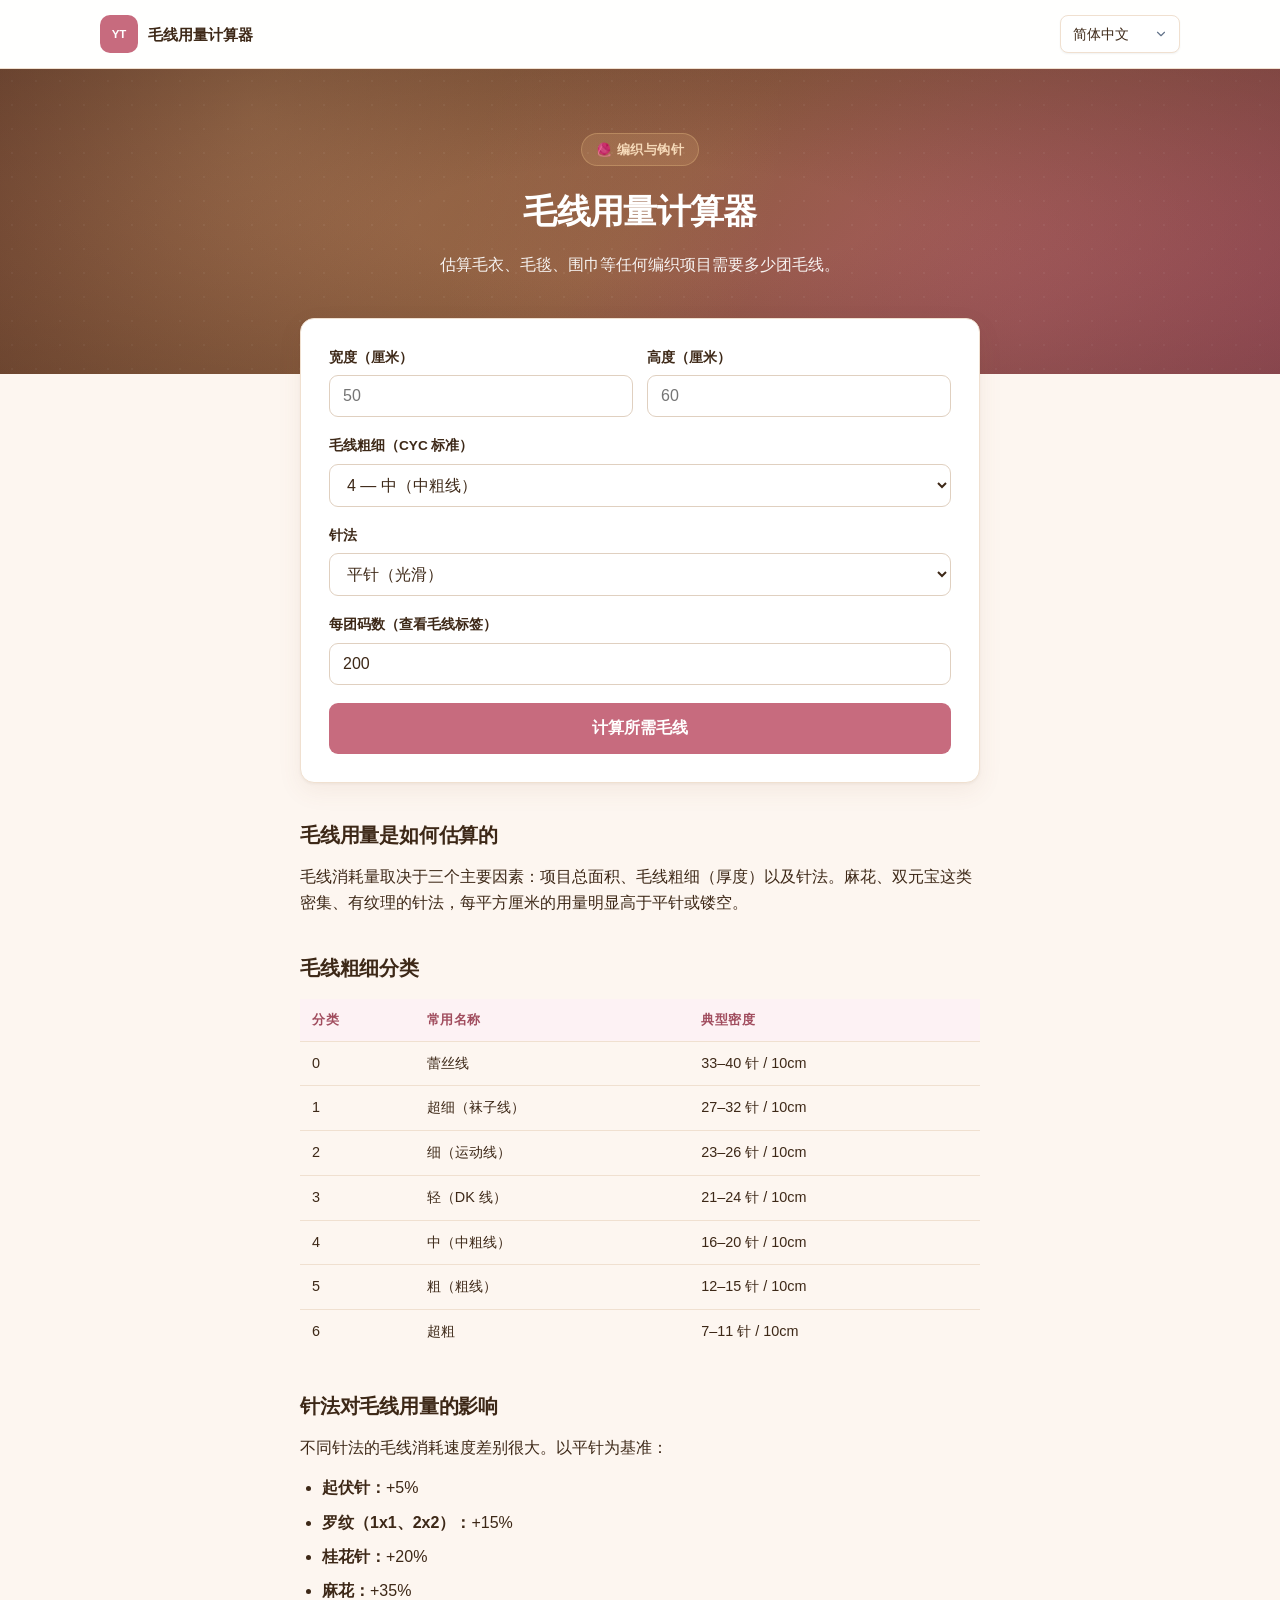
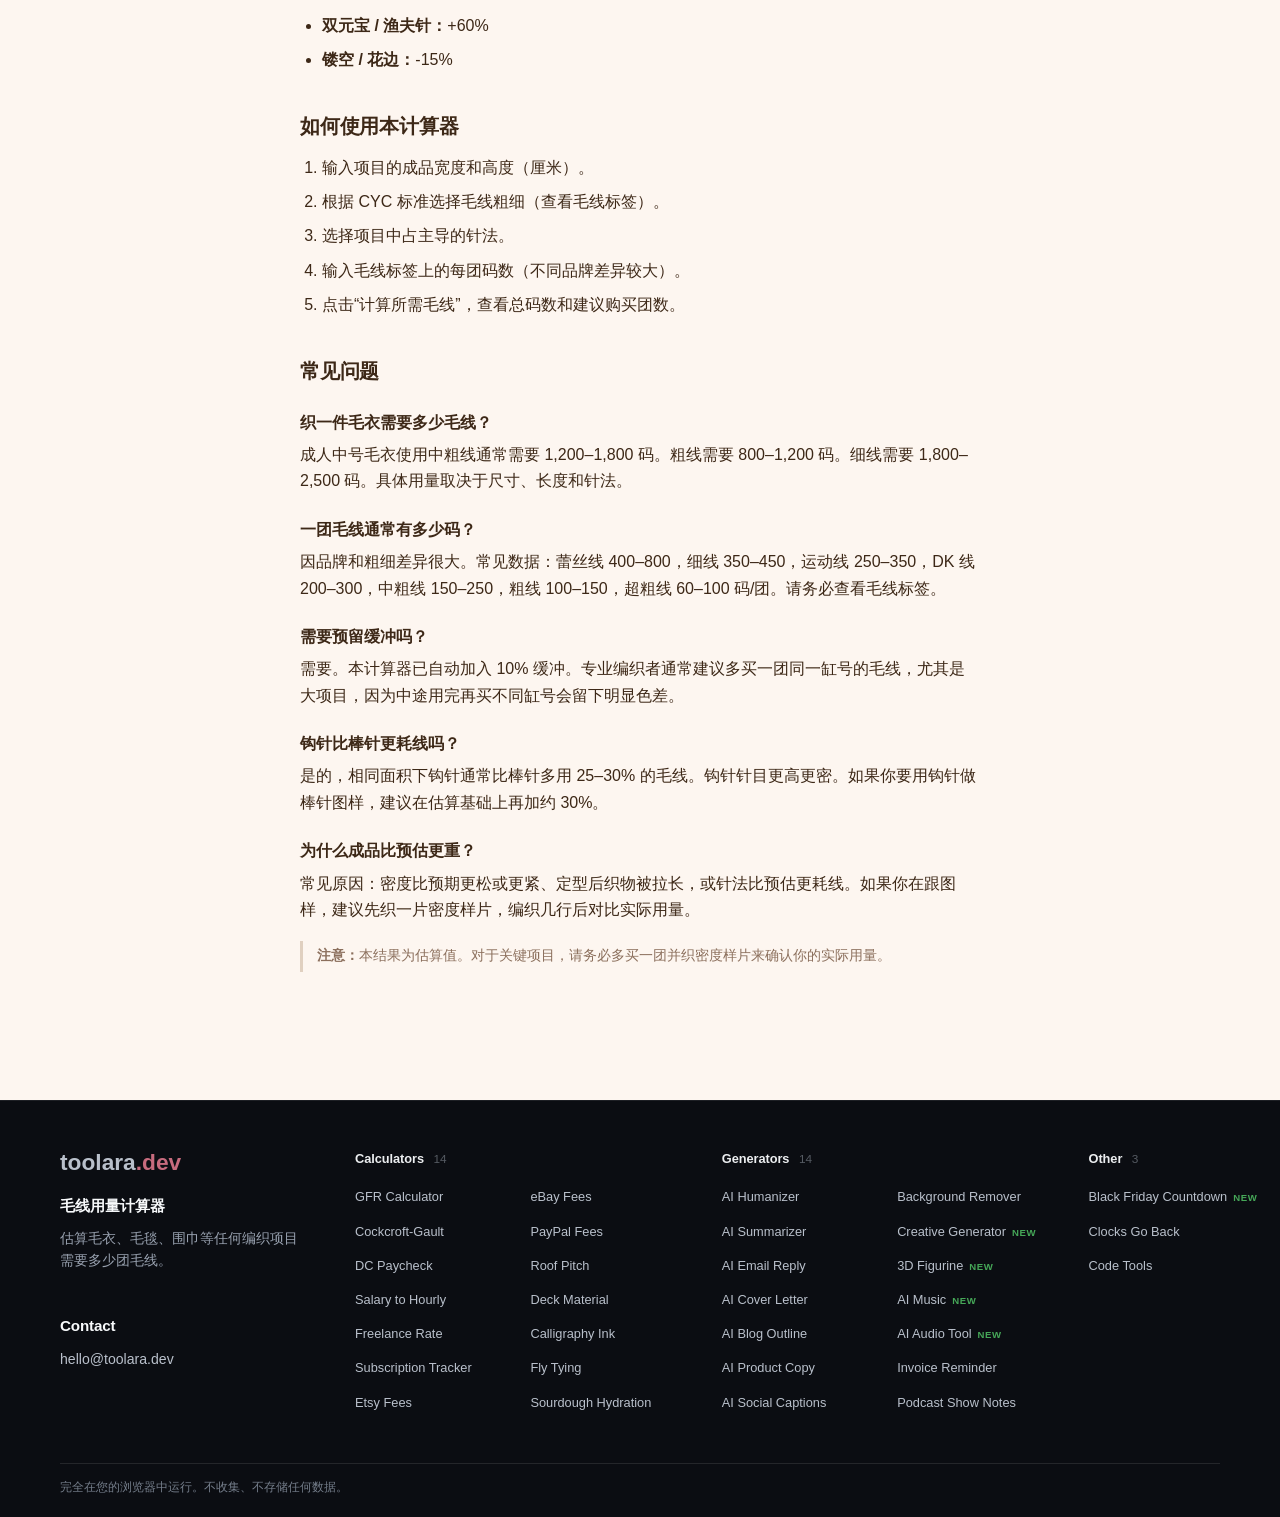
<file: zh/index.html>
<!DOCTYPE html>
<html lang="zh-Hans">
<head>
<meta charset="UTF-8">
<meta name="viewport" content="width=device-width, initial-scale=1.0">
<title>毛线用量计算器 — 编织项目所需团数估算</title>
<meta name="description" content="免费在线毛线用量计算器。输入项目尺寸、毛线粗细、针法花样与每团毛线的长度，估算完成整个编织项目所需的毛线总量与团数（已含损耗余量）。适用于毛衣、毛毯、围巾等各种项目。计算全部在浏览器本地完成，不上传不存储。">
<meta name="keywords" content="yarn calculator, yarn yardage calculator, how much yarn do i need, yarn estimator, knitting yarn calculator, crochet yarn calculator">
<meta name="robots" content="index, follow, max-snippet:-1, max-image-preview:large">
<meta name="theme-color" content="#8b5a3c">

<link rel="canonical" href="https://yarn.toolara.dev/zh/">
<link rel="alternate" hreflang="en" href="https://yarn.toolara.dev/">
<link rel="alternate" hreflang="zh-Hans" href="https://yarn.toolara.dev/zh/">
<link rel="alternate" hreflang="zh-Hant" href="https://yarn.toolara.dev/zh-tw/">
<link rel="alternate" hreflang="ja" href="https://yarn.toolara.dev/ja/">
<link rel="alternate" hreflang="ko" href="https://yarn.toolara.dev/ko/">
<link rel="alternate" hreflang="de" href="https://yarn.toolara.dev/de/">
<link rel="alternate" hreflang="ru" href="https://yarn.toolara.dev/ru/">
<link rel="alternate" hreflang="es" href="https://yarn.toolara.dev/es/">
<link rel="alternate" hreflang="x-default" href="https://yarn.toolara.dev/">

<meta property="og:type" content="website">
<meta property="og:title" content="毛线用量计算器 — 编织项目所需团数估算">
<meta property="og:description" content="免费在线毛线用量计算器。输入项目尺寸、毛线粗细、针法花样与每团毛线的长度，估算完成整个编织项目所需的毛线总量与团数（已含损耗余量）。适用于毛衣、毛毯、围巾等各种项目。计算全部在浏览器本地完成，不上传不存储。">
<meta property="og:url" content="https://yarn.toolara.dev/zh/">
<meta property="og:image" content="https://yarn.toolara.dev/og-image.png">
<meta property="og:image:width" content="1200">
<meta property="og:image:height" content="630">
<meta property="og:image:alt" content="毛线用量计算器 — 编织项目所需团数估算">
<meta property="og:locale" content="zh_CN">
<meta name="twitter:card" content="summary_large_image">

<script type="application/ld+json">
{
  "@context": "https://schema.org",
  "@type": "WebApplication",
  "name": "毛线用量计算器",
  "url": "https://yarn.toolara.dev/zh/",
  "applicationCategory": "UtilityApplication",
  "operatingSystem": "Any",
  "inLanguage": "zh-Hans",
  "description": "免费在线毛线用量计算器。输入项目尺寸、毛线粗细、针法花样与每团毛线的长度，估算完成整个编织项目所需的毛线总量与团数（已含损耗余量）。适用于毛衣、毛毯、围巾等各种项目。计算全部在浏览器本地完成，不上传不存储。",
  "offers": { "@type": "Offer", "price": "0", "priceCurrency": "USD" }
}
</script>

<script>window.__FORCE_LANG__ = 'zh';</script>
<link rel="stylesheet" href="/css/style.css">
<style id="footer-groups-css">
.site-footer-grid{grid-template-columns:minmax(0,0.85fr) minmax(0,2.65fr)!important;gap:40px!important}
.site-footer-column:nth-child(2){grid-row:1/span 2!important}
.site-footer-column:nth-child(3){grid-column:1!important;grid-row:2!important}
.site-footer-explore{display:grid;grid-template-columns:repeat(3,minmax(0,1fr));gap:22px 20px;align-content:start}
.site-footer-group{min-width:0}
.site-footer-group-title{margin:0 0 9px;padding-bottom:8px;border-bottom:1px solid rgba(255,255,255,0.16);color:#f8fafc;font-size:0.7rem;font-weight:700;letter-spacing:0.06em;text-transform:uppercase;opacity:.75}
.site-footer-group .site-footer-links{display:grid!important;grid-template-columns:minmax(0,1fr)!important;gap:7px;font-size:0.85rem;line-height:1.4}
@media(max-width:960px){.site-footer-grid{grid-template-columns:1fr!important;gap:30px!important}
.site-footer-column:nth-child(2){grid-row:auto!important}.site-footer-column:nth-child(3){grid-column:auto!important;grid-row:auto!important}
.site-footer-explore{grid-template-columns:repeat(2,minmax(0,1fr))}}
</style>
<style id="fc-cloud-css">
/* Footer tool columns - Linear style (design v3-A) */
.site-footer-grid{grid-template-columns:1.05fr 1.35fr 1.35fr 0.55fr !important;gap:44px !important}
/* 覆盖子站旧版 nth-child 网格定位残留 */
.site-footer .site-footer-column:nth-child(2),.site-footer .site-footer-column:nth-child(3),.site-footer .site-footer-column:nth-child(4){grid-row:auto !important;grid-column:auto !important;display:block !important}
.site-footer .fa-h4{font-size:0.8rem;font-weight:600;color:#eceef0;margin:0 0 16px;letter-spacing:-0.005em}
.site-footer .fa-h4 .n{color:#565b63;font-weight:500;margin-left:6px;font-size:0.74rem}
.site-footer ul.fa-list{list-style:none;margin:0;padding:0;columns:2;column-gap:28px}
.site-footer ul.fa-list.single{columns:1}
.site-footer ul.fa-list li{margin-bottom:11px;break-inside:avoid}
.site-footer ul.fa-list a{font-size:0.8rem;color:#83898f;text-decoration:none;transition:color 0.12s;white-space:nowrap}
.site-footer ul.fa-list a:hover{color:#f0f2f4}
.site-footer ul.fa-list a .fa-new{color:#46a758;font-size:0.6rem;font-weight:700;letter-spacing:0.06em;margin-left:6px}
.site-footer .fa-contact{margin-top:18px}.site-footer .fa-contact-h{margin:42px 0 10px !important;color:#f8fafc;font-size:0.95rem;font-weight:650}
@media(max-width:960px){.site-footer-grid{grid-template-columns:1fr 1fr !important;gap:32px !important}}
@media(max-width:640px){.site-footer-grid{grid-template-columns:1fr !important;gap:26px !important}}
</style></head>
<body>
<header class="site-header"><div class="site-header-inner"><a class="site-brand" href="/" aria-label="yarn-tree-calculator"><span class="site-brand-mark" aria-hidden="true">YT</span><span class="site-brand-name" data-i18n="title"></span></a><nav class="site-nav" aria-label="Site navigation"><select id="langSelect" onchange="setLang(this.value)" aria-label="Language">
      <option value="en">English</option>
      <option value="zh">简体中文</option>
      <option value="zh-TW">繁體中文</option>
      <option value="ja">日本語</option>
      <option value="ko">한국어</option>
      <option value="de">Deutsch</option>
      <option value="ru">Русский</option>
      <option value="es">Español</option>
    </select></nav></div></header>


<header class="hero">

  <div class="hero-inner">
    <div class="hero-badge" data-i18n="heroBadge">🧶 编织与钩针</div>
    <h1 data-i18n="title">毛线用量计算器</h1>
    <p data-i18n="subtitle">估算毛衣、毛毯、围巾等任何编织项目需要多少团毛线。</p>
  </div>
</header>

<main class="wrap">
  <section class="card">
    <h2 class="visually-hidden" data-i18n="calcHeading">计算器</h2>

    <div class="row">
      <div>
        <label for="width" data-i18n="widthLabel">宽度（厘米）</label>
        <input type="number" id="width" min="1" step="1" placeholder="50" inputmode="decimal">
      </div>
      <div>
        <label for="height" data-i18n="heightLabel">高度（厘米）</label>
        <input type="number" id="height" min="1" step="1" placeholder="60" inputmode="decimal">
      </div>
    </div>

    <label for="weight" data-i18n="weightLabel">毛线粗细（CYC 标准）</label>
    <select id="weight">
      <option value="lace" data-i18n="weightLace">0 — 蕾丝线</option>
      <option value="superfine" data-i18n="weightSuperfine">1 — 超细（袜子线）</option>
      <option value="fine" data-i18n="weightFine">2 — 细（运动线）</option>
      <option value="light" data-i18n="weightLight">3 — 轻（DK 线）</option>
      <option value="medium" selected data-i18n="weightMedium">4 — 中（中粗线）</option>
      <option value="bulky" data-i18n="weightBulky">5 — 粗（粗线）</option>
      <option value="superbulky" data-i18n="weightSuperbulky">6 — 超粗</option>
    </select>

    <label for="stitch" data-i18n="stitchLabel">针法</label>
    <select id="stitch">
      <option value="stockinette" selected data-i18n="stitchStockinette">平针（光滑）</option>
      <option value="garter" data-i18n="stitchGarter">起伏针</option>
      <option value="ribbing" data-i18n="stitchRibbing">罗纹（1x1、2x2）</option>
      <option value="seed" data-i18n="stitchSeed">桂花针</option>
      <option value="cable" data-i18n="stitchCable">麻花</option>
      <option value="brioche" data-i18n="stitchBrioche">双元宝 / 渔夫针</option>
      <option value="lace" data-i18n="stitchLace">镂空 / 花边</option>
    </select>

    <label for="skeinYardage" data-i18n="skeinLabel">每团码数（查看毛线标签）</label>
    <input type="number" id="skeinYardage" min="10" step="10" placeholder="200" value="200" inputmode="decimal">

    <button class="calc" type="button" onclick="calculate()" data-i18n="calcBtn">计算所需毛线</button>

    <div id="result" role="region" aria-live="polite">
      <div class="result-label" data-i18n="resultLabel">你大约需要</div>
      <div class="yardage"><span id="totalYards">—</span></div>
      <div class="freq-note" id="skeinNote"></div>

      <div class="breakdown">
        <div class="bd-row"><span data-i18n="bdArea">项目面积</span><strong id="bdArea">—</strong></div>
        <div data-i18n="bdWeight">毛线粗细</div>
        <div data-i18n="bdStitch">针法</div>
        <div data-i18n="bdBuffer">缓冲（已加 10%）</div>
        <div data-i18n="bdSkeins">建议购买团数</div>
      </div>
      <div class="result-disclaimer" data-i18n="resultDisclaimer">仅为估算值。实际用量会因密度、手劲和个人编织习惯而不同。建议多买一团以防万一。</div>
    </div>
  </section>

  <section>
    <h2 data-i18n="whatIsTitle">毛线用量是如何估算的</h2>
    <p data-i18n="whatIsText">毛线消耗量取决于三个主要因素：项目总面积、毛线粗细（厚度）以及针法。麻花、双元宝这类密集、有纹理的针法，每平方厘米的用量明显高于平针或镂空。</p>
  </section>

  <section>
    <h2 data-i18n="weightsTitle">毛线粗细分类</h2>
    <table>
      <thead>
        <tr><th data-i18n="thCat">分类</th><th data-i18n="thName">常用名称</th><th data-i18n="thGauge">典型密度</th></tr>
      </thead>
      <tbody>
        <tr><td>0</td><td data-i18n="weightLaceName">蕾丝线</td><td>33–40 <span data-i18n="gaugeUnit">针 / 10cm</span></td></tr>
        <tr><td>1</td><td data-i18n="weightSuperfineName">超细（袜子线）</td><td>27–32 <span data-i18n="gaugeUnit">针 / 10cm</span></td></tr>
        <tr><td>2</td><td data-i18n="weightFineName">细（运动线）</td><td>23–26 <span data-i18n="gaugeUnit">针 / 10cm</span></td></tr>
        <tr><td>3</td><td data-i18n="weightLightName">轻（DK 线）</td><td>21–24 <span data-i18n="gaugeUnit">针 / 10cm</span></td></tr>
        <tr><td>4</td><td data-i18n="weightMediumName">中（中粗线）</td><td>16–20 <span data-i18n="gaugeUnit">针 / 10cm</span></td></tr>
        <tr><td>5</td><td data-i18n="weightBulkyName">粗（粗线）</td><td>12–15 <span data-i18n="gaugeUnit">针 / 10cm</span></td></tr>
        <tr><td>6</td><td data-i18n="weightSuperbulkyName">超粗</td><td>7–11 <span data-i18n="gaugeUnit">针 / 10cm</span></td></tr>
      </tbody>
    </table>
  </section>

  <section>
    <h2 data-i18n="patternsTitle">针法对毛线用量的影响</h2>
    <p data-i18n="patternsText">不同针法的毛线消耗速度差别很大。以平针为基准：</p>
    <ul>
      <li data-i18n="patGarter"><strong>起伏针：</strong>+5%</li>
      <li data-i18n="patRibbing"><strong>罗纹（1x1、2x2）：</strong>+15%</li>
      <li data-i18n="patSeed"><strong>桂花针：</strong>+20%</li>
      <li data-i18n="patCable"><strong>麻花：</strong>+35%</li>
      <li data-i18n="patBrioche"><strong>双元宝 / 渔夫针：</strong>+60%</li>
      <li data-i18n="patLace"><strong>镂空 / 花边：</strong>-15%</li>
    </ul>
  </section>

  <section>
    <h2 data-i18n="howToTitle">如何使用本计算器</h2>
    <ol>
      <li data-i18n="howTo1">输入项目的成品宽度和高度（厘米）。</li>
      <li data-i18n="howTo2">根据 CYC 标准选择毛线粗细（查看毛线标签）。</li>
      <li data-i18n="howTo3">选择项目中占主导的针法。</li>
      <li data-i18n="howTo4">输入毛线标签上的每团码数（不同品牌差异较大）。</li>
      <li data-i18n="howTo5">点击“计算所需毛线”，查看总码数和建议购买团数。</li>
    </ol>
  </section>

  <section>
    <h2 data-i18n="faqTitle">常见问题</h2>
    <h3 data-i18n="faq1q">织一件毛衣需要多少毛线？</h3>
    <p data-i18n="faq1a">成人中号毛衣使用中粗线通常需要 1,200–1,800 码。粗线需要 800–1,200 码。细线需要 1,800–2,500 码。具体用量取决于尺寸、长度和针法。</p>

    <h3 data-i18n="faq2q">一团毛线通常有多少码？</h3>
    <p data-i18n="faq2a">因品牌和粗细差异很大。常见数据：蕾丝线 400–800，细线 350–450，运动线 250–350，DK 线 200–300，中粗线 150–250，粗线 100–150，超粗线 60–100 码/团。请务必查看毛线标签。</p>

    <h3 data-i18n="faq3q">需要预留缓冲吗？</h3>
    <p data-i18n="faq3a">需要。本计算器已自动加入 10% 缓冲。专业编织者通常建议多买一团同一缸号的毛线，尤其是大项目，因为中途用完再买不同缸号会留下明显色差。</p>

    <h3 data-i18n="faq4q">钩针比棒针更耗线吗？</h3>
    <p data-i18n="faq4a">是的，相同面积下钩针通常比棒针多用 25–30% 的毛线。钩针针目更高更密。如果你要用钩针做棒针图样，建议在估算基础上再加约 30%。</p>

    <h3 data-i18n="faq5q">为什么成品比预估更重？</h3>
    <p data-i18n="faq5a">常见原因：密度比预期更松或更紧、定型后织物被拉长，或针法比预估更耗线。如果你在跟图样，建议先织一片密度样片，编织几行后对比实际用量。</p>

    <div class="disclaimer" data-i18n="disclaimer"><strong>注意：</strong>本结果为估算值。对于关键项目，请务必多买一团并织密度样片来确认你的实际用量。</div>
  </section>
</main>

<footer class="footer site-footer">
<div class="site-footer-inner">
<div class="site-footer-grid"><section class="site-footer-column">
<a class="site-footer-wordmark" href="https://toolara.dev/" aria-label="toolara.dev">toolara<span class="tld">.dev</span></a>
<p class="site-footer-site-name" data-i18n="title">毛线用量计算器</p>
<p class="site-footer-description" data-i18n="subtitle">估算毛衣、毛毯、围巾等任何编织项目需要多少团毛线。</p>
<h2 class="fa-contact-h">Contact</h2><p class="site-footer-contact fa-contact"><a href="mailto:hello@toolara.dev">hello@toolara.dev</a></p></section><section class="site-footer-column"><h4 class="fa-h4">Calculators <span class="n">14</span></h4><ul class="fa-list"><li><a href="https://gfr.toolara.dev/">GFR Calculator</a></li><li><a href="https://crcl.toolara.dev/">Cockcroft-Gault</a></li><li><a href="https://dc-pay.toolara.dev/">DC Paycheck</a></li><li><a href="https://salary.toolara.dev/">Salary to Hourly</a></li><li><a href="https://freelance.toolara.dev/">Freelance Rate</a></li><li><a href="https://subscriptions.toolara.dev/">Subscription Tracker</a></li><li><a href="https://etsy.toolara.dev/">Etsy Fees</a></li><li><a href="https://ebay.toolara.dev/">eBay Fees</a></li><li><a href="https://paypal.toolara.dev/">PayPal Fees</a></li><li><a href="https://roof.toolara.dev/">Roof Pitch</a></li><li><a href="https://deck.toolara.dev/">Deck Material</a></li><li><a href="https://calligraphy.toolara.dev/">Calligraphy Ink</a></li><li><a href="https://flytying.toolara.dev/">Fly Tying</a></li><li><a href="https://sourdough.toolara.dev/">Sourdough Hydration</a></li></ul></section><section class="site-footer-column"><h4 class="fa-h4">Generators <span class="n">14</span></h4><ul class="fa-list"><li><a href="https://humanize.toolara.dev/">AI Humanizer</a></li><li><a href="https://summarize.toolara.dev/">AI Summarizer</a></li><li><a href="https://emailreply.toolara.dev/">AI Email Reply</a></li><li><a href="https://coverletter.toolara.dev/">AI Cover Letter</a></li><li><a href="https://blogoutline.toolara.dev/">AI Blog Outline</a></li><li><a href="https://productcopy.toolara.dev/">AI Product Copy</a></li><li><a href="https://captions.toolara.dev/">AI Social Captions</a></li><li><a href="https://background.toolara.dev/">Background Remover</a></li><li><a href="https://creative.toolara.dev/">Creative Generator<span class="fa-new">NEW</span></a></li><li><a href="https://figurine.toolara.dev/">3D Figurine<span class="fa-new">NEW</span></a></li><li><a href="https://music.toolara.dev/">AI Music<span class="fa-new">NEW</span></a></li><li><a href="https://audio.toolara.dev/">AI Audio Tool<span class="fa-new">NEW</span></a></li><li><a href="https://invoices.toolara.dev/">Invoice Reminder</a></li><li><a href="https://podcast.toolara.dev/">Podcast Show Notes</a></li></ul></section><section class="site-footer-column"><h4 class="fa-h4">Other <span class="n">3</span></h4><ul class="fa-list single"><li><a href="https://blackfriday.toolara.dev/">Black Friday Countdown<span class="fa-new">NEW</span></a></li><li><a href="https://clocksgoback.toolara.dev/">Clocks Go Back</a></li><li><a href="https://devtools.toolara.dev/">Code Tools</a></li></ul></section></div>
<div class="site-footer-bottom"><p class="site-footer-privacy" data-i18n="footer">完全在您的浏览器中运行。不收集、不存储任何数据。</p></div>
</div>
</footer>

<script src="/js/i18n.js"></script>
<script src="/js/calculator.js"></script>
</body>
</html>
</file>
<file: css/style.css>
:root {
  --bg: #fdf6f0; --card: #ffffff; --text: #3d2817; --muted: #8b6f5c;
  --accent: #c76b7e; --accent-dark: #a14d5e; --yarn: #8b5a3c; --gold: #d4a574;
  --border: #f0e0d0; --radius: 14px;
  --shadow: 0 1px 3px rgba(61,40,23,0.05), 0 8px 24px rgba(139,90,60,0.08);
}
* { box-sizing: border-box; }
html { scroll-behavior: smooth; }
body { margin: 0; font-family: -apple-system, BlinkMacSystemFont, "Segoe UI", "PingFang SC", "Hiragino Sans GB", "Microsoft YaHei", "Noto Sans CJK SC", Roboto, sans-serif; background: var(--bg); color: var(--text); line-height: 1.65; -webkit-font-smoothing: antialiased; }
.visually-hidden { position: absolute; width: 1px; height: 1px; padding: 0; margin: -1px; overflow: hidden; clip: rect(0,0,0,0); white-space: nowrap; border: 0; }

/* ---------- Hero ---------- */
.hero {
  position: relative;
  overflow: hidden;
  color: #fff;
  padding: 64px 20px 96px;
  background:
    radial-gradient(circle at 20% 15%, rgba(212,165,116,0.35) 0%, transparent 50%),
    radial-gradient(circle at 80% 85%, rgba(199,107,126,0.32) 0%, transparent 55%),
    linear-gradient(135deg, #6b3d2e 0%, #8b5a3c 50%, #a14d5e 100%);
}
.hero::before {
  content: "";
  position: absolute; inset: 0;
  background-image:
    radial-gradient(rgba(255,255,255,0.08) 1.5px, transparent 1.5px);
  background-size: 24px 24px;
  opacity: 0.7;
  pointer-events: none;
}
.hero::after {
  content: "";
  position: absolute; inset: 0;
  background: radial-gradient(ellipse at center, transparent 25%, rgba(61,40,23,0.30) 100%);
  pointer-events: none;
}
.hero-inner { max-width: 720px; margin: 0 auto; position: relative; z-index: 2; text-align: center; }
.hero-badge {
  display: inline-block;
  background: rgba(212,165,116,0.22);
  border: 1px solid rgba(212,165,116,0.5);
  color: #f5d9b8;
  padding: 5px 14px;
  border-radius: 999px;
  font-size: 0.8rem;
  font-weight: 600;
  letter-spacing: 0.04em;
  margin-bottom: 18px;
}
.hero h1 { font-size: 2.1rem; margin: 0 0 12px; font-weight: 800; letter-spacing: -0.02em; }
.hero p { margin: 0 auto; opacity: 0.92; font-size: 1rem; max-width: 560px; }

/* ---------- Lang switcher ---------- */
.lang-switch { position: absolute; top: 16px; right: 16px; z-index: 3; }
.lang-switch select {
  appearance: none; -webkit-appearance: none;
  background-color: rgba(255,255,255,0.15);
  background-image: url("data:image/svg+xml;charset=UTF-8,%3csvg xmlns='http://www.w3.org/2000/svg' viewBox='0 0 24 24' fill='none' stroke='white' stroke-width='2' stroke-linecap='round' stroke-linejoin='round'%3e%3cpolyline points='6 9 12 15 18 9'%3e%3c/polyline%3e%3c/svg%3e");
  background-repeat: no-repeat; background-position: right 10px center; background-size: 14px;
  border: 1px solid rgba(255,255,255,0.3);
  color: #fff; padding: 7px 32px 7px 12px; border-radius: 8px;
  font-size: 0.85rem; font-family: inherit; cursor: pointer;
}
.lang-switch select:hover { background-color: rgba(255,255,255,0.28); }
.lang-switch select option { color: #3d2817; background: #fff; }

/* ---------- Layout ---------- */
.wrap { max-width: 720px; margin: -56px auto 0; padding: 0 20px 64px; position: relative; z-index: 2; }
.card { background: var(--card); border: 1px solid var(--border); border-radius: var(--radius); padding: 28px; margin-bottom: 22px; box-shadow: var(--shadow); }

label { display: block; font-weight: 600; font-size: 0.85rem; margin-bottom: 6px; }
input, select { width: 100%; padding: 11px 13px; border: 1px solid #e0d0c0; border-radius: 9px; font-size: 1rem; margin-bottom: 18px; background: #fff; color: var(--text); transition: border-color 0.15s, box-shadow 0.15s; font-family: inherit; }
input:focus, select:focus { outline: none; border-color: var(--accent); box-shadow: 0 0 0 3px rgba(199,107,126,0.15); }
.row { display: flex; gap: 14px; }
.row > div { flex: 1; }
button.calc { width: 100%; padding: 15px; background: var(--accent); color: #fff; border: none; border-radius: 9px; font-size: 1rem; font-weight: 600; cursor: pointer; transition: background 0.15s, transform 0.1s; font-family: inherit; }
button.calc:hover { background: var(--accent-dark); }
button.calc:active { transform: scale(0.99); }

/* ---------- Result ---------- */
#result { margin-top: 24px; padding: 24px; border-radius: 14px; background: linear-gradient(135deg, #fdf2f4 0%, #fdf6f0 100%); border: 2px solid var(--accent); display: none; animation: fadeIn 0.35s ease; }
#result.show { display: block; }
@keyframes fadeIn { from { opacity: 0; transform: translateY(8px); } to { opacity: 1; transform: none; } }
.result-label { font-size: 0.78rem; text-transform: uppercase; letter-spacing: 0.07em; font-weight: 700; color: #a14d5e; margin-bottom: 4px; }
.yardage { font-size: 2.8rem; font-weight: 800; color: #6b3d2e; line-height: 1; letter-spacing: -0.02em; }
.yardage::after { content: " yards"; font-size: 1rem; font-weight: 500; color: var(--muted); margin-left: 6px; }
.freq-note { font-size: 0.9rem; color: #a14d5e; margin-top: 8px; font-weight: 600; }
.breakdown { margin-top: 20px; padding-top: 16px; border-top: 1px solid rgba(199,107,126,0.20); }
.bd-row { display: flex; justify-content: space-between; padding: 6px 0; font-size: 0.9rem; color: #6b3d2e; }
.bd-row strong { color: #3d2817; font-weight: 600; }
.result-disclaimer { margin-top: 16px; padding-top: 12px; border-top: 1px solid rgba(199,107,126,0.15); font-size: 0.78rem; color: var(--muted); }

/* ---------- Content ---------- */
h2 { font-size: 1.25rem; margin: 36px 0 12px; letter-spacing: -0.01em; }
h3 { font-size: 1rem; margin: 22px 0 6px; }
p { margin: 0 0 14px; }
ul, ol { margin: 0 0 16px; padding-left: 22px; }
li { margin-bottom: 8px; line-height: 1.65; }
table { width: 100%; border-collapse: collapse; font-size: 0.9rem; margin: 14px 0; }
th, td { text-align: left; padding: 10px 12px; border-bottom: 1px solid #f0e0d0; }
th { background: #fdf2f4; font-weight: 600; font-size: 0.8rem; text-transform: uppercase; letter-spacing: 0.04em; color: #a14d5e; }
tr:last-child td { border-bottom: none; }
.disclaimer { font-size: 0.85rem; color: var(--muted); border-left: 3px solid #e0d0c0; padding: 4px 0 4px 14px; margin-top: 18px; }
.footer { text-align: center; font-size: 0.8rem; color: var(--muted); padding: 24px 20px 48px; }

@media (max-width: 560px) {
  .hero { padding: 48px 16px 80px; }
  .hero h1 { font-size: 1.5rem; }
  .lang-switch { position: static; display: flex; justify-content: center; margin-bottom: 16px; }
  .wrap { padding: 0 14px 48px; }
  .card { padding: 20px; }
  .row { flex-direction: column; gap: 0; }
  .yardage { font-size: 2.2rem; }
}
/* Toolara site navigation */
.site-header { position: relative; z-index: 10; background: rgba(255,255,255,0.96); border-bottom: 1px solid var(--border, #e2e8f0); }
.site-header-inner { max-width: 1120px; min-height: 68px; margin: 0 auto; padding: 10px 20px; display: flex; align-items: center; justify-content: space-between; gap: 20px; }
.site-brand { min-width: 0; display: flex; align-items: center; gap: 10px; color: var(--text, #0f1c2e); text-decoration: none; font-weight: 700; }
.site-brand-mark { width: 38px; height: 38px; flex: 0 0 38px; display: grid; place-items: center; border-radius: 10px; background: var(--accent, #2563eb); color: #fff; font-size: 0.72rem; font-weight: 800; }
.site-brand-name { font-size: 0.95rem; line-height: 1.25; }
.site-nav { display: flex; align-items: center; gap: 10px; }
.site-nav-link { padding: 8px 12px; border: 1px solid var(--border, #e2e8f0); border-radius: 8px; background: #fff; color: var(--accent-dark, var(--accent, #1d4ed8)); text-decoration: none; white-space: nowrap; font-size: 0.875rem; font-weight: 650; transition: background 0.15s, border-color 0.15s; }
.site-nav-link:hover { background: var(--bg, #f8fafc); border-color: var(--accent, #2563eb); }
.site-nav select { appearance: none; -webkit-appearance: none; width: auto; min-width: 120px; height: 38px; margin: 0; padding: 8px 34px 8px 12px; border: 1px solid var(--border, #e2e8f0); border-radius: 8px; background-color: #fff; background-image: url("data:image/svg+xml;charset=UTF-8,%3csvg xmlns='http://www.w3.org/2000/svg' viewBox='0 0 24 24' fill='none' stroke='%2364748b' stroke-width='2' stroke-linecap='round' stroke-linejoin='round'%3e%3cpolyline points='6 9 12 15 18 9'%3e%3c/polyline%3e%3c/svg%3e"); background-repeat: no-repeat; background-position: right 11px center; background-size: 14px; color: var(--text, #0f1c2e); font-family: inherit; font-size: 0.875rem; line-height: 1.2; cursor: pointer; box-shadow: 0 1px 2px rgba(15, 28, 46, 0.06); transition: border-color 0.15s, box-shadow 0.15s; }
.site-nav select:hover { border-color: var(--accent, #2563eb); }
.site-nav select:focus-visible { outline: 2px solid var(--accent, #2563eb); outline-offset: 2px; }
.site-nav select option { color: #0f1c2e; background: #fff; }
@media (max-width: 560px) {
  .site-header-inner { min-height: 0; padding: 10px 14px; flex-wrap: wrap; gap: 10px; }
  .site-brand { flex: 1 1 100%; }
  .site-nav { width: 100%; justify-content: space-between; gap: 8px; }
  .site-nav select { min-width: 118px; }
}

.site-footer { margin-top: 64px !important; padding: 48px 24px 22px !important; background: #0b0d12 !important; border-top: 1px solid rgba(255,255,255,0.08) !important; color: #a6adbb !important; text-align: left !important; font-size: 0.88rem !important; line-height: 1.6; }
.site-footer-inner { max-width: 1160px; margin: 0 auto; }
.site-footer-grid { display: grid; grid-template-columns: minmax(0,1.25fr) minmax(280px,1.15fr) minmax(220px,0.9fr); gap: 48px; }
.site-footer-column { min-width: 0; }
.site-footer-wordmark { display: inline-flex; align-items: baseline; color: #f8fafc !important; font-size: 1.42rem; font-weight: 850; line-height: 1.15; text-decoration: none; }
.site-footer-wordmark .tld { color: var(--accent, #3b82f6); }
.site-footer-site-name { margin: 18px 0 0 !important; color: #f8fafc; font-size: 0.96rem; font-weight: 700; }
.site-footer-heading { margin: 0 0 16px !important; color: #f8fafc; font-size: 0.95rem; font-weight: 650; }
.site-footer-description { max-width: 420px; margin: 8px 0 0 !important; color: #98a1af; }
.site-footer-links { display: grid; grid-template-columns: repeat(2,minmax(0,1fr)); gap: 12px 18px; }
.site-footer-contact { margin: 0 !important; color: #b9c0cb; overflow-wrap: anywhere; }
.site-footer a { color: #b9c0cb !important; text-decoration: none; }
.site-footer a:hover { color: #fff !important; text-decoration: underline; }
.site-footer-bottom { margin-top: 38px; padding-top: 14px; border-top: 1px solid rgba(255,255,255,0.1); color: #747d8a; font-size: 0.73rem; line-height: 1.5; }
.site-footer-bottom p { margin: 0; }
@media (max-width: 960px) { .site-footer-grid { grid-template-columns: repeat(2,minmax(0,1fr)); gap: 34px; } .site-footer-column:first-child { grid-column: 1 / -1; } }
@media (max-width: 760px) { .site-footer { padding: 36px 20px 20px !important; } .site-footer-grid { grid-template-columns: 1fr; gap: 28px; } .site-footer-column:first-child { grid-column: auto; } .site-footer-links { gap: 10px 14px; } .site-footer-bottom { margin-top: 28px; } }
</file>
